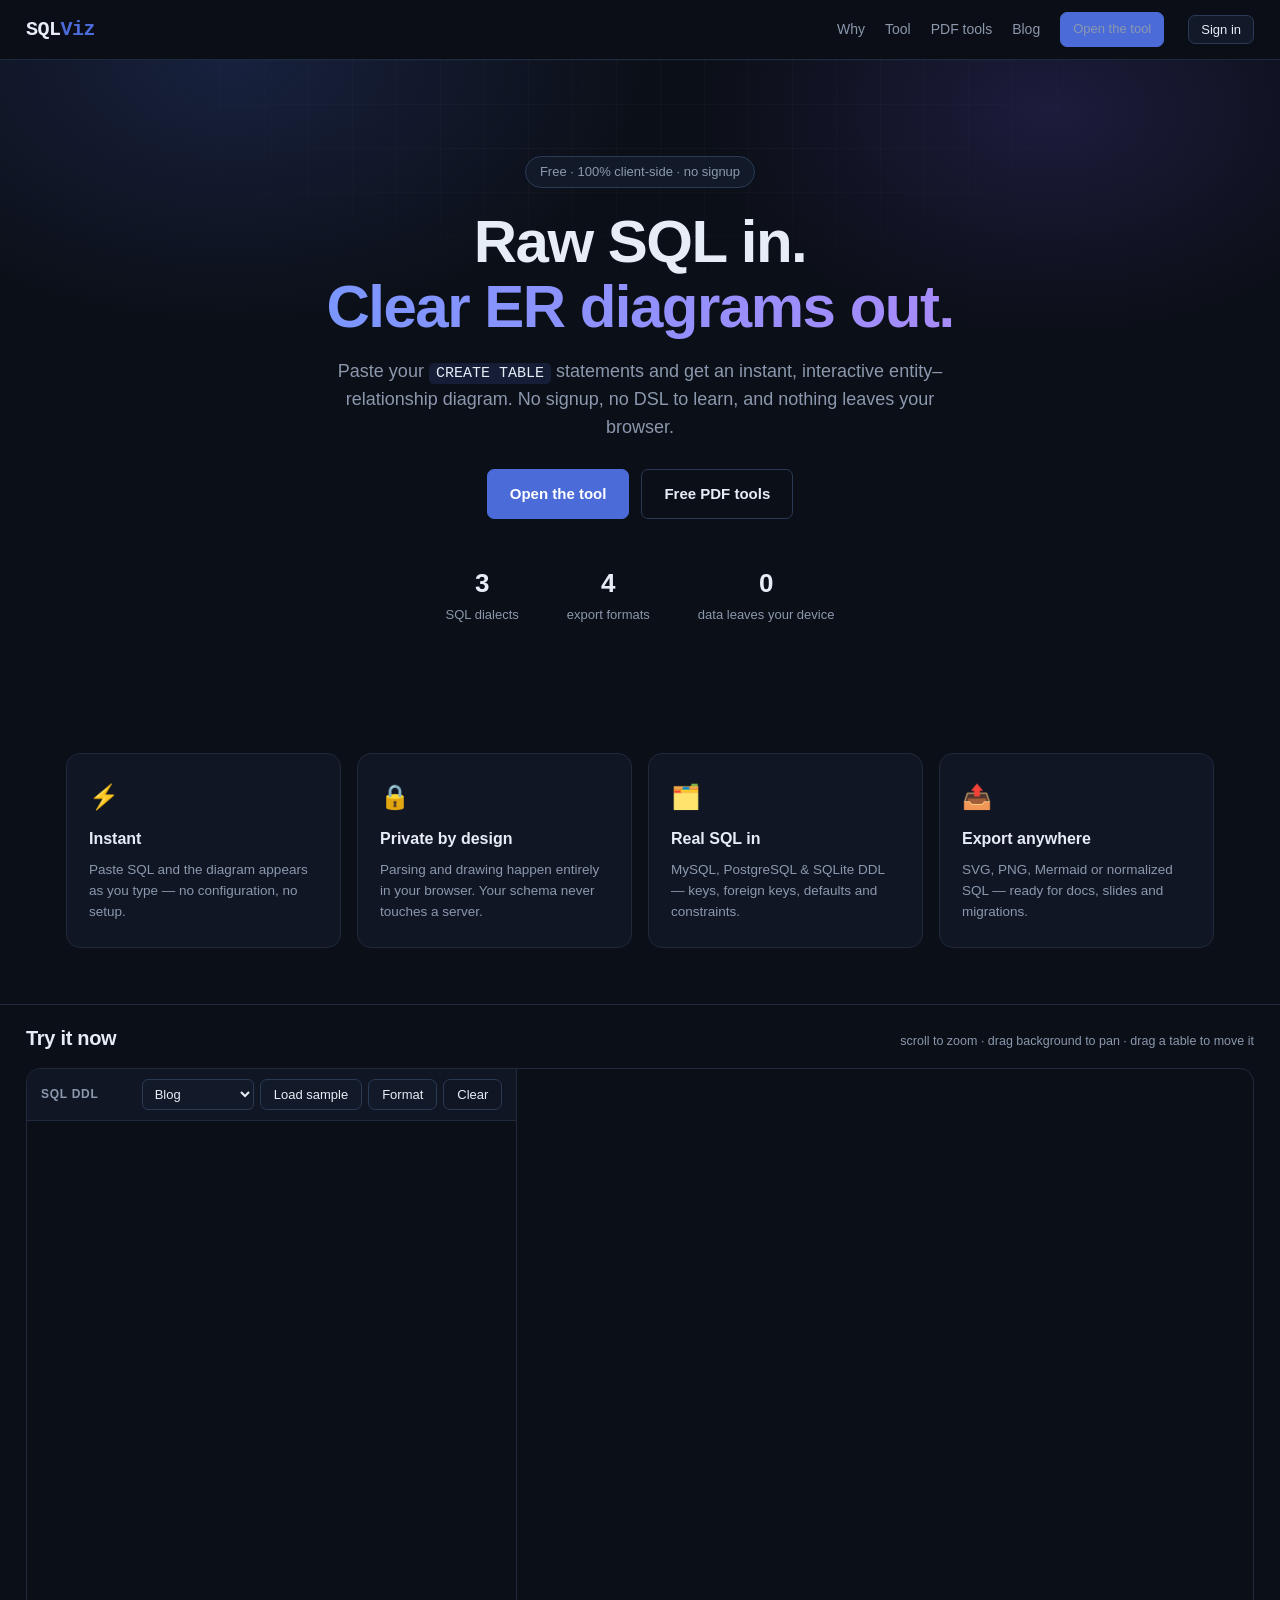
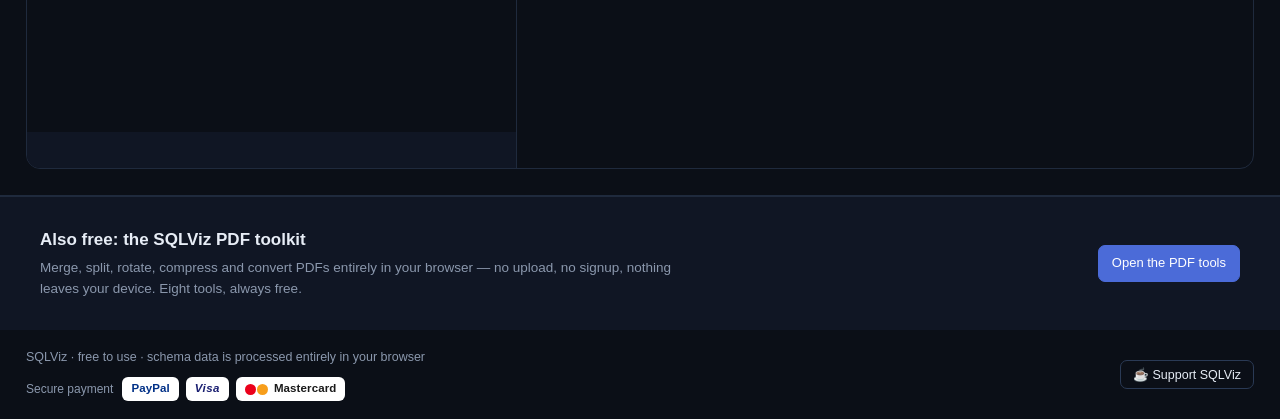
<file: index.html>
<!DOCTYPE html>
<html lang="en">
<head>
  <meta charset="UTF-8" />
  <meta name="viewport" content="width=device-width, initial-scale=1.0" />
  <title>SQLViz — SQL to ER Diagram, free &amp; private</title>
  <meta name="description" content="Paste raw SQL CREATE TABLE statements and get an instant, interactive ER diagram. Export to SVG, PNG, Mermaid or SQL. 100% client-side, no signup, your schema never leaves your browser." />
  <meta property="og:type" content="website" />
  <meta property="og:title" content="SQLViz — SQL to ER Diagram, free &amp; private" />
  <meta property="og:description" content="Paste raw SQL, get an instant interactive ER diagram. Export to SVG, PNG, Mermaid or SQL. 100% client-side — your schema never leaves your browser." />
  <meta property="og:url" content="https://sqlviz.app/" />
  <link rel="canonical" href="https://sqlviz.app/" />
  <meta name="twitter:card" content="summary" />
  <meta name="twitter:title" content="SQLViz — SQL to ER Diagram, free &amp; private" />
  <meta name="twitter:description" content="Paste raw SQL, get an instant interactive ER diagram. Export to SVG, PNG, Mermaid or SQL." />
  <script type="application/ld+json">{"@context":"https://schema.org","@type":"SoftwareApplication","name":"SQLViz","description":"Free, privacy-first tool that turns raw SQL CREATE TABLE statements into an interactive ER diagram with SVG/PNG/Mermaid/SQL export.","url":"https://sqlviz.app/","applicationCategory":"DeveloperApplication","operatingSystem":"Web","offers":{"@type":"Offer","price":"0","priceCurrency":"EUR"}}</script>
  <link rel="icon" href="data:image/svg+xml,%3Csvg xmlns='http://www.w3.org/2000/svg' viewBox='0 0 32 32'%3E%3Crect width='32' height='32' rx='7' fill='%234b6bd8'/%3E%3Ctext x='16' y='22' font-family='monospace' font-size='17' font-weight='bold' fill='white' text-anchor='middle'%3EDB%3C/text%3E%3C/svg%3E" />
  <link rel="stylesheet" href="styles.css" />
</head>
<body id="top">

  <nav class="nav">
    <a class="nav-brand" href="#top"><span class="logo">SQL<span class="accent">Viz</span></span></a>
    <div class="nav-links">
      <a href="#features">Why</a>
      <a href="#tool">Tool</a>
      <a href="pdf-tools/">PDF tools</a>
      <a href="blog/">Blog</a>
      <a href="#tool" class="btn btn-primary btn-sm">Open the tool</a>
      <span id="auth-area" class="auth-area"></span>
    </div>
  </nav>

  <header class="hero">
    <div class="hero-inner">
      <span class="eyebrow">Free · 100% client-side · no signup</span>
      <h1>Raw SQL in.<br /><span class="grad">Clear ER diagrams out.</span></h1>
      <p class="lead">Paste your <code>CREATE TABLE</code> statements and get an instant, interactive entity&ndash;relationship diagram. No signup, no DSL to learn, and nothing leaves your browser.</p>
      <div class="hero-cta">
        <a href="#tool" class="btn btn-primary btn-lg">Open the tool</a>
        <a href="pdf-tools/" class="btn btn-ghost btn-lg">Free PDF tools</a>
      </div>
      <div class="hero-stats">
        <div class="stat"><strong>3</strong><span>SQL dialects</span></div>
        <div class="stat"><strong>4</strong><span>export formats</span></div>
        <div class="stat"><strong>0</strong><span>data leaves your device</span></div>
      </div>
    </div>
  </header>

  <section id="features" class="features">
    <div class="feature">
      <div class="f-icon">⚡</div>
      <h3>Instant</h3>
      <p>Paste SQL and the diagram appears as you type &mdash; no configuration, no setup.</p>
    </div>
    <div class="feature">
      <div class="f-icon">🔒</div>
      <h3>Private by design</h3>
      <p>Parsing and drawing happen entirely in your browser. Your schema never touches a server.</p>
    </div>
    <div class="feature">
      <div class="f-icon">🗂️</div>
      <h3>Real SQL in</h3>
      <p>MySQL, PostgreSQL &amp; SQLite DDL &mdash; keys, foreign keys, defaults and constraints.</p>
    </div>
    <div class="feature">
      <div class="f-icon">📤</div>
      <h3>Export anywhere</h3>
      <p>SVG, PNG, Mermaid or normalized SQL &mdash; ready for docs, slides and migrations.</p>
    </div>
  </section>

  <section id="tool" class="tool-section">
    <div class="tool-head">
      <h2>Try it now</h2>
      <span class="hint">scroll to zoom · drag background to pan · drag a table to move it</span>
    </div>
    <main class="layout">
      <section class="pane editor-pane">
        <div class="pane-head">
          <label for="sql-input">SQL DDL</label>
          <div class="sample-row">
            <select id="sample-select" title="Load a sample schema">
              <option>Blog</option>
              <option>E-commerce</option>
            </select>
            <button id="btn-sample" class="btn">Load sample</button>
            <button id="btn-format" class="btn" title="Normalize and pretty-print the SQL">Format</button>
            <button id="btn-clear" class="btn btn-ghost">Clear</button>
          </div>
        </div>
        <textarea id="sql-input" spellcheck="false" placeholder="Paste your CREATE TABLE statements here…&#10;&#10;CREATE TABLE users (&#10;  id SERIAL PRIMARY KEY,&#10;  email VARCHAR(255) NOT NULL UNIQUE&#10;);"></textarea>
        <div class="meta">
          <span id="summary"></span>
          <span id="errors"></span>
        </div>
      </section>

      <section class="pane diagram-pane">
        <div class="pane-head diagram-toolbar">
          <div class="tb-group">
            <button id="btn-zoom-out" class="btn btn-ghost" title="Zoom out">&minus;</button>
            <button id="btn-fit" class="btn btn-ghost" title="Fit to view">Fit</button>
            <button id="btn-zoom-in" class="btn btn-ghost" title="Zoom in">+</button>
          </div>
          <div class="tb-group export-group">
            <button id="btn-share" class="btn btn-ghost" title="Copy a shareable link to this schema">Copy link</button>
            <button id="btn-save" class="btn btn-primary" title="Save this schema to your account">Save</button>
            <button id="btn-export-svg" class="btn">SVG</button>
            <button id="btn-export-png" class="btn">PNG</button>
            <button id="btn-export-mermaid" class="btn">Mermaid</button>
            <button id="btn-export-sql" class="btn">SQL</button>
            <div class="dropdown">
              <button id="btn-code" class="btn">Code ▾</button>
              <div id="code-menu" class="dropdown-menu" hidden>
                <button class="dd-item" data-format="prisma">Prisma schema</button>
                <button class="dd-item" data-format="typescript">TypeScript</button>
                <button class="dd-item" data-format="python">Python (SQLAlchemy)</button>
              </div>
            </div>
          </div>
        </div>
        <div class="canvas-wrap">
          <svg id="diagram" xmlns="http://www.w3.org/2000/svg" role="img" aria-label="Entity relationship diagram"></svg>
          <div id="empty-hint" class="empty-hint">
            <div class="empty-icon">⌁</div>
            <p>No tables yet.<br />Paste <code>CREATE TABLE</code> statements on the left.</p>
          </div>
          <aside id="detail" class="detail">
            <button id="detail-close" class="detail-close" title="Close">&times;</button>
            <div id="detail-body"></div>
          </aside>
        </div>
      </section>
    </main>
  </section>

  <section class="cross-band">
    <div class="cross-inner">
      <div>
        <h3>Also free: the SQLViz PDF toolkit</h3>
        <p>Merge, split, rotate, compress and convert PDFs entirely in your browser &mdash; no upload, no signup, nothing leaves your device. Eight tools, always free.</p>
      </div>
      <a href="pdf-tools/" class="btn btn-primary">Open the PDF tools</a>
    </div>
  </section>

  <footer class="foot">
    <div class="foot-left">
      <span>SQLViz · free to use · schema data is processed entirely in your browser</span>
      <div class="pay-badges">
        <span class="pay-badges-label">Secure payment</span>
        <span class="pay-badge paypal">PayPal</span>
        <span class="pay-badge visa">Visa</span>
        <span class="pay-badge mastercard"><span class="mc-dot mc-r"></span><span class="mc-dot mc-o"></span>Mastercard</span>
      </div>
    </div>
    <button id="btn-support" class="support-btn">☕ Support SQLViz</button>
  </footer>

  <div id="support-modal" class="modal-overlay" hidden>
    <div class="modal" role="dialog" aria-modal="true" aria-labelledby="support-title">
      <button id="support-close" class="modal-close" aria-label="Close">&times;</button>
      <h3 id="support-title">Support SQLViz</h3>
      <p class="modal-text">SQLViz is free to use. A one-time tip helps cover hosting and development — and keeps the tool free for everyone.</p>
      <form id="support-form" action="https://www.paypal.com/cgi-bin/webscr" method="post" target="_blank" rel="noopener">
        <input type="hidden" name="cmd" value="_xclick">
        <input type="hidden" name="business" value="info@ezaccounting.fi">
        <input type="hidden" name="item_name" value="Support SQLViz">
        <input type="hidden" name="currency_code" value="EUR">
        <input type="hidden" name="no_shipping" value="1">
        <input type="hidden" name="no_note" value="1">
        <input type="hidden" name="return" value="https://sqlviz.app/">
        <input type="hidden" name="cancel_return" value="https://sqlviz.app/">
        <input type="hidden" id="support-amount" name="amount" value="5">
        <div class="amount-row" id="amount-row">
          <button type="button" class="amount" data-amt="3">€3</button>
          <button type="button" class="amount active" data-amt="5">€5</button>
          <button type="button" class="amount" data-amt="10">€10</button>
          <button type="button" class="amount" data-amt="25">€25</button>
        </div>
        <button type="submit" class="btn btn-primary btn-block">Donate with PayPal or card</button>
      </form>
      <p class="modal-note">One-time tip · pay with PayPal, Visa or Mastercard</p>
    </div>
  </div>

  <div id="auth-modal" class="modal-overlay" hidden>
    <div class="modal" role="dialog" aria-modal="true">
      <button id="btn-auth-close" class="modal-close" aria-label="Close">&times;</button>
      <h3 id="auth-mode">Sign in</h3>
      <p class="modal-text">Save your schemas to the cloud and share them with a link.</p>
      <form id="auth-form">
        <label class="field-label" for="auth-email">Email</label>
        <input id="auth-email" type="email" class="field" autocomplete="email" required />
        <label class="field-label" for="auth-password">Password</label>
        <input id="auth-password" type="password" class="field" autocomplete="current-password" minlength="8" required />
        <div id="auth-error" class="form-error"></div>
        <button id="auth-submit" type="submit" class="btn btn-primary btn-block">Continue</button>
      </form>
      <button id="auth-toggle" class="link-btn" data-mode="register">New here? Create an account</button>
    </div>
  </div>

  <div id="save-modal" class="modal-overlay" hidden>
    <div class="modal" role="dialog" aria-modal="true">
      <button id="save-close" class="modal-close" aria-label="Close">&times;</button>
      <h3>Save schema</h3>
      <form id="save-form">
        <label class="field-label" for="save-title">Name</label>
        <input id="save-title" type="text" class="field" maxlength="200" required />
        <label class="check"><input id="save-public" type="checkbox" /> Public — anyone with the link can view it</label>
        <button type="submit" class="btn btn-primary btn-block">Save</button>
      </form>
    </div>
  </div>

  <div id="schemas-modal" class="modal-overlay" hidden>
    <div class="modal" role="dialog" aria-modal="true">
      <button id="schemas-close" class="modal-close" aria-label="Close">&times;</button>
      <h3>My schemas</h3>
      <div id="schemas-list" class="schemas-list"></div>
      <button id="btn-go-pro" class="link-btn">Upgrade to Pro for unlimited schemas &rarr;</button>
    </div>
  </div>

  <div id="upgrade-modal" class="modal-overlay" hidden>
    <div class="modal" role="dialog" aria-modal="true">
      <button id="upgrade-close" class="modal-close" aria-label="Close">&times;</button>
      <h3>Upgrade to Pro</h3>
      <ul class="pro-list">
        <li>Unlimited saved schemas</li>
        <li>Private schemas</li>
        <li>Priority support</li>
      </ul>
      <p id="upgrade-note" class="modal-text"></p>
      <button id="btn-pay-paypal" class="btn btn-primary btn-block">Subscribe — €5.90/month</button>
    </div>
  </div>

  <div id="toast" class="toast" hidden></div>

  <script src="parser.js"></script>
  <script src="samples.js"></script>
  <script src="generators.js"></script>
  <script src="diagram.js"></script>
  <script src="app.js"></script>
  <script src="pro.js"></script>
  <!-- Cookie-free page counter: aggregate only, no cookies, no personal data -->
  <script>
  (function () {
    try {
      fetch('https://ghostwhite-dragonfly-572429.hostingersite.com/api/hit', {
        method: 'POST',
        headers: { 'Content-Type': 'application/json' },
        body: JSON.stringify({ path: location.pathname }),
        keepalive: true
      }).catch(function () {});
    } catch (e) {}
  })();
  </script>
</body>
</html>
</file>
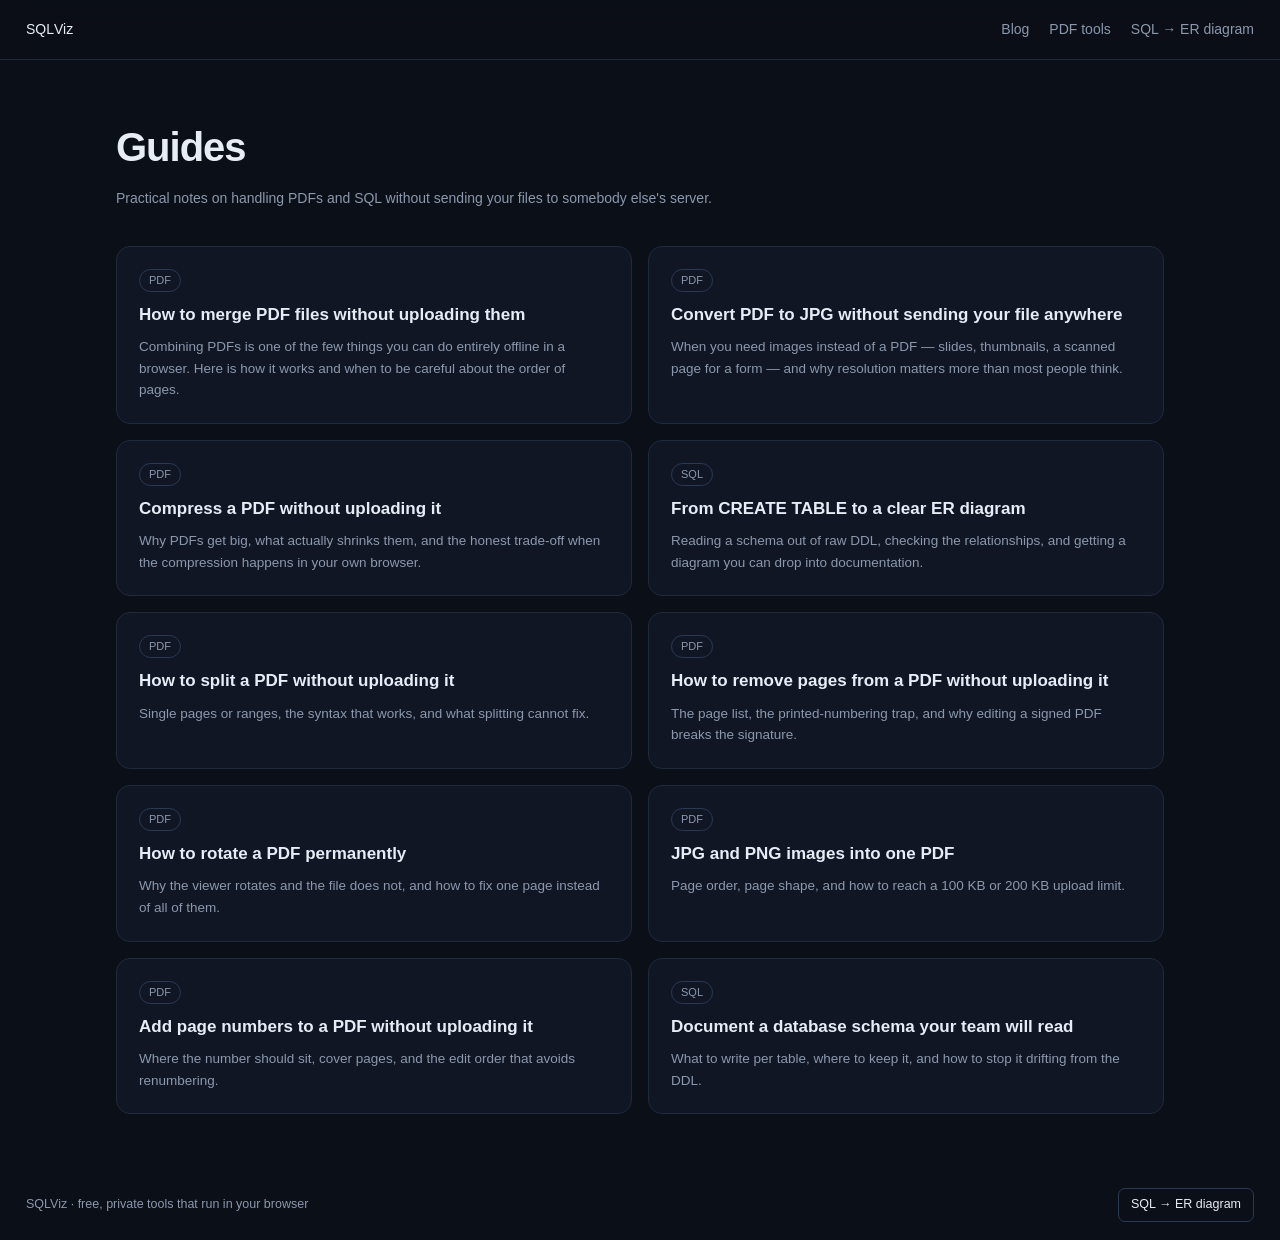
<file: blog/index.html>
<!DOCTYPE html>
<html lang="en">
<head>
  <meta charset="UTF-8" />
  <meta name="viewport" content="width=device-width, initial-scale=1.0" />
  <title>Blog — private, browser-based tools | SQLViz</title>
  <meta name="description" content="Practical guides on merging, converting and compressing PDFs without uploading them, and on turning SQL into ER diagrams. All tools run in your browser." />
  <link rel="canonical" href="https://sqlviz.app/blog/" />
  <meta property="og:type" content="website" />
  <meta property="og:title" content="Blog — private, browser-based tools | SQLViz" />
  <meta property="og:description" content="Guides on handling PDFs and SQL without sending your files to a server." />
  <meta property="og:url" content="https://sqlviz.app/blog/" />
  <meta name="twitter:card" content="summary" />
  <script type="application/ld+json">{"@context":"https://schema.org","@type":"Blog","name":"SQLViz Blog","url":"https://sqlviz.app/blog/","description":"Guides on private, browser-based PDF and SQL tooling.","publisher":{"@type":"Organization","name":"SQLViz"}}</script>
  <link rel="icon" href="data:image/svg+xml,%3Csvg xmlns='http://www.w3.org/2000/svg' viewBox='0 0 32 32'%3E%3Crect width='32' height='32' rx='7' fill='%234b6bd8'/%3E%3Ctext x='16' y='22' font-family='monospace' font-size='17' font-weight='bold' fill='white' text-anchor='middle'%3EDB%3C/text%3E%3C/svg%3E" />
  <link rel="stylesheet" href="../styles.css" />
  <link rel="stylesheet" href="blog.css" />
</head>
<body id="top">
  <nav class="nav">
    <a class="nav-brand" href="../">SQL<span class="accent">Viz</span></a>
    <div class="nav-links">
      <a href="index.html">Blog</a>
      <a href="../pdf-tools/">PDF tools</a>
      <a href="../">SQL → ER diagram</a>
    </div>
  </nav>

  <header class="blog-head">
    <h1>Guides</h1>
    <p>Practical notes on handling PDFs and SQL without sending your files to somebody else's server.</p>
  </header>

  <section class="blog-grid">
    <a class="blog-card" href="merge-pdf-without-upload.html">
      <span class="tag">PDF</span>
      <h2>How to merge PDF files without uploading them</h2>
      <p>Combining PDFs is one of the few things you can do entirely offline in a browser. Here is how it works and when to be careful about the order of pages.</p>
    </a>
    <a class="blog-card" href="pdf-to-jpg-private.html">
      <span class="tag">PDF</span>
      <h2>Convert PDF to JPG without sending your file anywhere</h2>
      <p>When you need images instead of a PDF — slides, thumbnails, a scanned page for a form — and why resolution matters more than most people think.</p>
    </a>
    <a class="blog-card" href="compress-pdf-private.html">
      <span class="tag">PDF</span>
      <h2>Compress a PDF without uploading it</h2>
      <p>Why PDFs get big, what actually shrinks them, and the honest trade-off when the compression happens in your own browser.</p>
    </a>
    <a class="blog-card" href="sql-to-er-diagram.html">
      <span class="tag">SQL</span>
      <h2>From CREATE TABLE to a clear ER diagram</h2>
      <p>Reading a schema out of raw DDL, checking the relationships, and getting a diagram you can drop into documentation.</p>
    </a>
    <a class="blog-card" href="split-pdf-without-upload.html">
      <span class="tag">PDF</span>
      <h2>How to split a PDF without uploading it</h2>
      <p>Single pages or ranges, the syntax that works, and what splitting cannot fix.</p>
    </a>
    <a class="blog-card" href="remove-pages-from-pdf-private.html">
      <span class="tag">PDF</span>
      <h2>How to remove pages from a PDF without uploading it</h2>
      <p>The page list, the printed-numbering trap, and why editing a signed PDF breaks the signature.</p>
    </a>
    <a class="blog-card" href="rotate-pdf-permanently.html">
      <span class="tag">PDF</span>
      <h2>How to rotate a PDF permanently</h2>
      <p>Why the viewer rotates and the file does not, and how to fix one page instead of all of them.</p>
    </a>
    <a class="blog-card" href="jpg-to-pdf-without-upload.html">
      <span class="tag">PDF</span>
      <h2>JPG and PNG images into one PDF</h2>
      <p>Page order, page shape, and how to reach a 100 KB or 200 KB upload limit.</p>
    </a>
    <a class="blog-card" href="add-page-numbers-to-pdf-without-upload.html">
      <span class="tag">PDF</span>
      <h2>Add page numbers to a PDF without uploading it</h2>
      <p>Where the number should sit, cover pages, and the edit order that avoids renumbering.</p>
    </a>
    <a class="blog-card" href="document-database-schema.html">
      <span class="tag">SQL</span>
      <h2>Document a database schema your team will read</h2>
      <p>What to write per table, where to keep it, and how to stop it drifting from the DDL.</p>
    </a>
  </section>

  <footer class="foot">
    <span>SQLViz · free, private tools that run in your browser</span>
    <a class="support-btn" href="../">SQL → ER diagram</a>
  </footer>
  <!-- Cookie-free page counter: aggregate only, no cookies, no personal data -->
  <script>
  (function () {
    try {
      fetch('https://ghostwhite-dragonfly-572429.hostingersite.com/api/hit', {
        method: 'POST',
        headers: { 'Content-Type': 'application/json' },
        body: JSON.stringify({ path: location.pathname }),
        keepalive: true
      }).catch(function () {});
    } catch (e) {}
  })();
  </script>
</body>
</html>
</file>
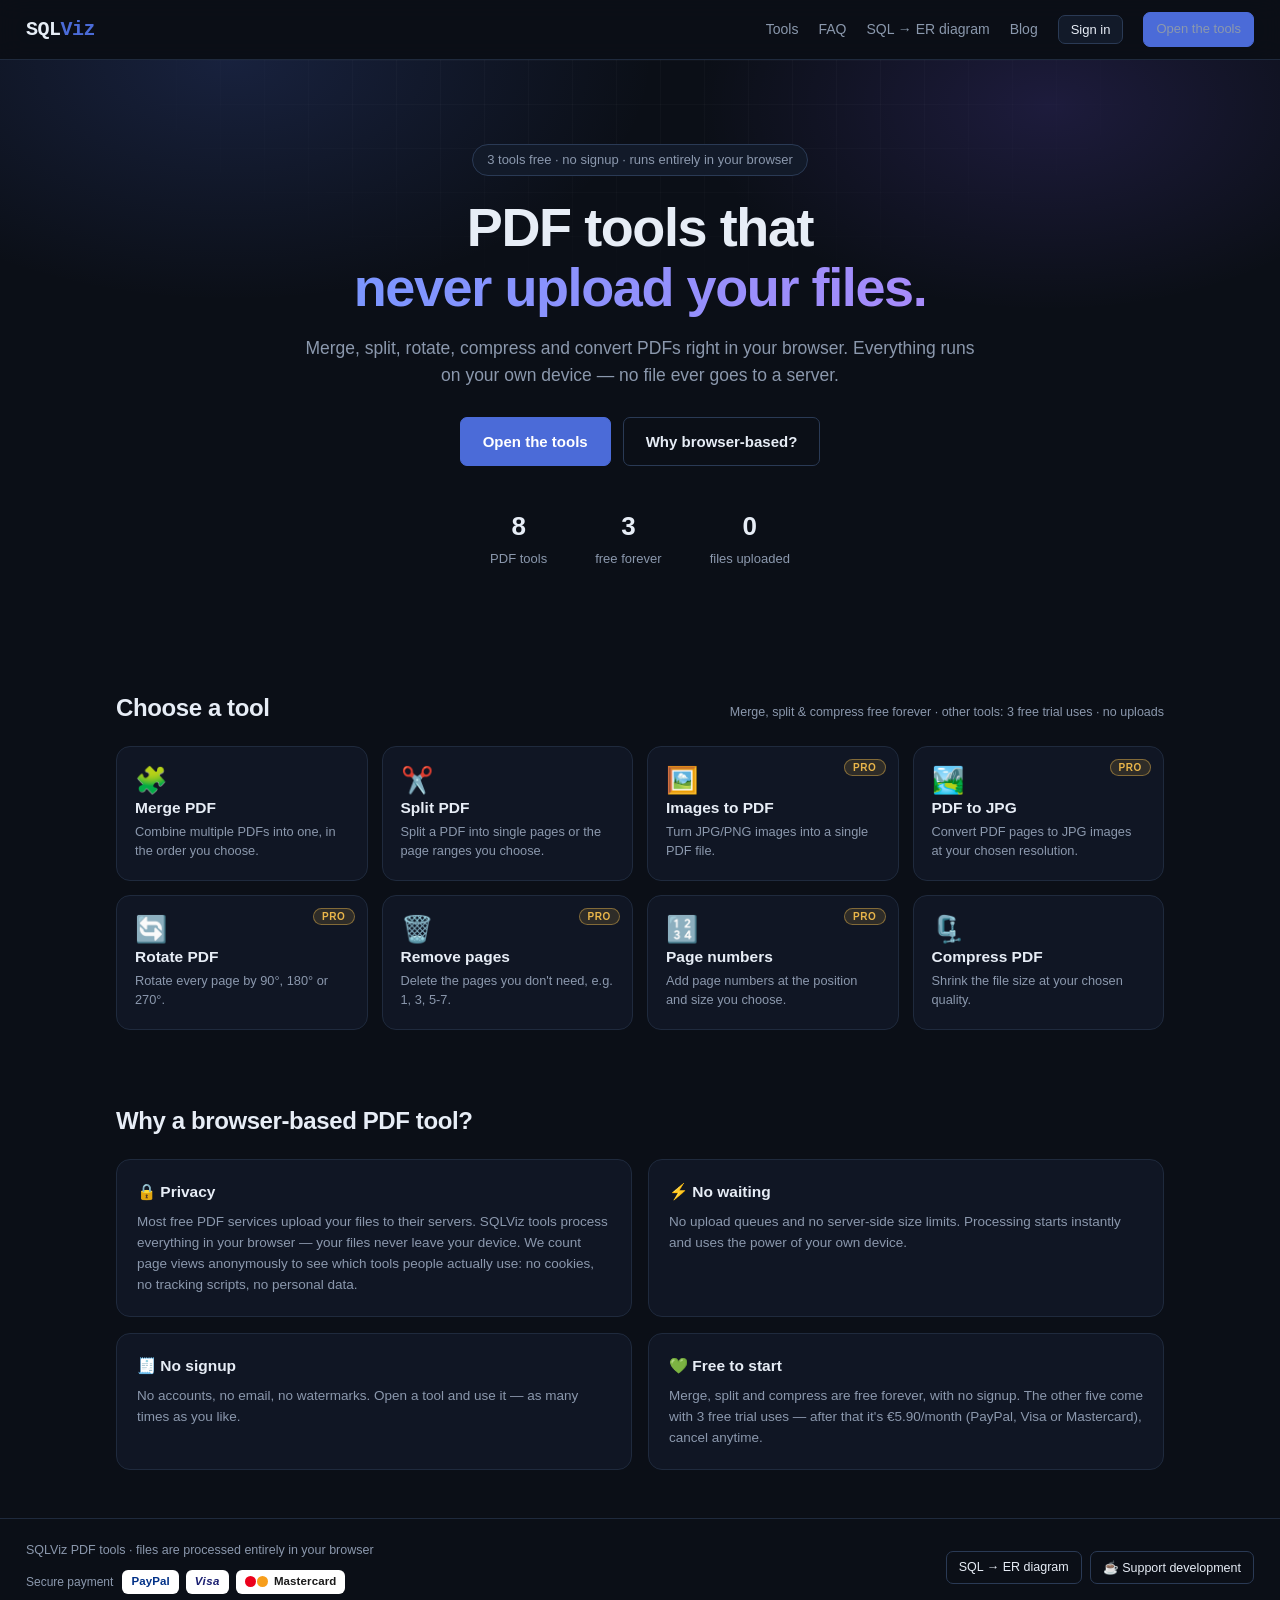
<file: pdf-tools/index.html>
<!DOCTYPE html>
<html lang="en">
<head>
  <meta charset="UTF-8" />
  <meta name="viewport" content="width=device-width, initial-scale=1.0" />
  <title>PDF Tools — merge, split &amp; convert free in your browser | SQLViz</title>
  <meta name="description" content="Free browser-based PDF tools: merge PDF, split PDF, images to PDF, PDF to JPG, rotate, remove pages, add page numbers and compress PDF. No signup — your files never leave your device." />
  <meta name="keywords" content="merge pdf, split pdf, pdf to jpg, images to pdf, compress pdf, pdf tools, free pdf tools, private pdf tools" />
  <meta property="og:type" content="website" />
  <meta property="og:title" content="PDF Tools — free &amp; private | SQLViz" />
  <meta property="og:description" content="Merge, split, convert and finish PDFs right in your browser. No uploads, no signup, nothing leaves your device." />
  <meta property="og:url" content="https://sqlviz.app/pdf-tools/" />
  <link rel="canonical" href="https://sqlviz.app/pdf-tools/" />
  <meta name="twitter:card" content="summary" />
  <meta name="twitter:title" content="PDF Tools — free &amp; private | SQLViz" />
  <meta name="twitter:description" content="Merge, split and convert PDFs in your browser. Your files stay on your device." />
  <script type="application/ld+json">{"@context":"https://schema.org","@type":"WebApplication","name":"SQLViz PDF Tools","description":"Free browser-based PDF tools: merge, split, rotate, remove pages, page numbers, images to PDF, PDF to JPG and compression. All processing happens in the user's browser.","url":"https://sqlviz.app/pdf-tools/","applicationCategory":"UtilitiesApplication","operatingSystem":"Web","offers":{"@type":"Offer","price":"0","priceCurrency":"EUR"},"isAccessibleForFree":true}</script>
  <script type="application/ld+json">{"@context":"https://schema.org","@type":"FAQPage","mainEntity":[{"@type":"Question","name":"Do my files get uploaded to a server?","acceptedAnswer":{"@type":"Answer","text":"No. Every tool runs in your browser, so your files never leave your device and nothing is uploaded, stored or logged."}},{"@type":"Question","name":"Are the PDF tools free?","acceptedAnswer":{"@type":"Answer","text":"Merge, split and compress are free forever with no signup. The other five tools come with 3 free trial uses, after which Pro costs 5.90 EUR per month and can be cancelled anytime."}},{"@type":"Question","name":"Do I need an account?","acceptedAnswer":{"@type":"Answer","text":"No account is needed for the free tools. An account is only required to pay for Pro, because the subscription has to be tied to something you can sign in to later."}},{"@type":"Question","name":"How can I pay for Pro?","acceptedAnswer":{"@type":"Answer","text":"With PayPal, Visa or Mastercard. The subscription is monthly, 5.90 EUR, and you can cancel it at any time."}}]}</script>
  <link rel="icon" href="data:image/svg+xml,%3Csvg xmlns='http://www.w3.org/2000/svg' viewBox='0 0 32 32'%3E%3Crect width='32' height='32' rx='7' fill='%234b6bd8'/%3E%3Ctext x='16' y='22' font-family='monospace' font-size='17' font-weight='bold' fill='white' text-anchor='middle'%3EDB%3C/text%3E%3C/svg%3E" />
  <link rel="stylesheet" href="styles.css" />
</head>
<body id="top">

  <nav class="nav">
    <a class="nav-brand" href="../"><span class="logo">SQL<span class="accent">Viz</span></span></a>
    <div class="nav-links">
      <a href="#tools">Tools</a>
      <a href="#faq">FAQ</a>
      <a href="../">SQL → ER diagram</a>
      <a href="../blog/">Blog</a>
      <span id="pro-area" class="pro-area"></span>
      <a href="#tools" class="btn btn-primary btn-sm">Open the tools</a>
    </div>
  </nav>

  <header class="hero">
    <div class="hero-inner">
      <span class="eyebrow">3 tools free · no signup · runs entirely in your browser</span>
      <h1>PDF tools that<br /><span class="grad">never upload your files.</span></h1>
      <p class="lead">Merge, split, rotate, compress and convert PDFs right in your browser. Everything runs on your own device &mdash; no file ever goes to a server.</p>
      <div class="hero-cta">
        <a href="#tools" class="btn btn-primary btn-lg">Open the tools</a>
        <a href="#faq" class="btn btn-ghost btn-lg">Why browser-based?</a>
      </div>
      <div class="hero-stats">
        <div class="stat"><strong>8</strong><span>PDF tools</span></div>
        <div class="stat"><strong>3</strong><span>free forever</span></div>
        <div class="stat"><strong>0</strong><span>files uploaded</span></div>
      </div>
    </div>
  </header>

  <section id="tools" class="tools-section">
    <div class="tools-head">
      <h2>Choose a tool</h2>
      <span class="hint">Merge, split &amp; compress free forever &middot; other tools: 3 free trial uses &middot; no uploads</span>
    </div>

    <div id="tool-grid" class="tool-grid">
      <button type="button" class="tool-card" data-tool="merge">
        <span class="tc-icon">🧩</span>
        <span class="tc-name">Merge PDF</span>
        <span class="tc-desc">Combine multiple PDFs into one, in the order you choose.</span>
      </button>
      <button type="button" class="tool-card" data-tool="split">
        <span class="tc-icon">✂️</span>
        <span class="tc-name">Split PDF</span>
        <span class="tc-desc">Split a PDF into single pages or the page ranges you choose.</span>
      </button>
      <button type="button" class="tool-card" data-tool="img2pdf">
        <span class="tc-icon">🖼️</span>
        <span class="tc-name">Images to PDF</span>
        <span class="tc-desc">Turn JPG/PNG images into a single PDF file.</span>
      </button>
      <button type="button" class="tool-card" data-tool="pdf2jpg">
        <span class="tc-icon">🏞️</span>
        <span class="tc-name">PDF to JPG</span>
        <span class="tc-desc">Convert PDF pages to JPG images at your chosen resolution.</span>
      </button>
      <button type="button" class="tool-card" data-tool="rotate">
        <span class="tc-icon">🔄</span>
        <span class="tc-name">Rotate PDF</span>
        <span class="tc-desc">Rotate every page by 90°, 180° or 270°.</span>
      </button>
      <button type="button" class="tool-card" data-tool="remove">
        <span class="tc-icon">🗑️</span>
        <span class="tc-name">Remove pages</span>
        <span class="tc-desc">Delete the pages you don't need, e.g. 1, 3, 5-7.</span>
      </button>
      <button type="button" class="tool-card" data-tool="numbers">
        <span class="tc-icon">🔢</span>
        <span class="tc-name">Page numbers</span>
        <span class="tc-desc">Add page numbers at the position and size you choose.</span>
      </button>
      <button type="button" class="tool-card" data-tool="compress">
        <span class="tc-icon">🗜️</span>
        <span class="tc-name">Compress PDF</span>
        <span class="tc-desc">Shrink the file size at your chosen quality.</span>
      </button>
    </div>

    <div id="tool-panel" class="tool-panel" hidden>
      <div class="panel-head">
        <button id="btn-back" class="btn btn-ghost btn-sm" aria-label="Back to tools">&larr; Tools</button>
        <div class="panel-title">
          <span id="panel-icon" class="panel-icon">🧩</span>
          <h3 id="panel-name">Merge PDF</h3>
        </div>
        <span class="panel-privacy">🔒 runs in your browser</span>
      </div>

      <div class="panel-body">
        <div id="dropzone" class="dropzone" tabindex="0" role="button" aria-label="Choose files">
          <div class="dz-icon">＋</div>
          <p class="dz-main">Drag files here, or click to choose</p>
          <p class="dz-sub" id="dz-hint">You can select multiple files</p>
        </div>

        <div id="file-list" class="file-list" hidden></div>

        <div id="options" class="options"></div>

        <div class="panel-actions">
          <button id="btn-run" class="btn btn-primary btn-lg" disabled>Run</button>
          <button id="btn-clear" class="btn btn-ghost">Clear</button>
        </div>

        <div id="progress" class="progress" hidden><div id="progress-bar" class="progress-bar"></div></div>

        <div id="result" class="result" hidden></div>
      </div>
    </div>
  </section>

  <section id="faq" class="faq">
    <h2>Why a browser-based PDF tool?</h2>
    <div class="faq-grid">
      <div class="faq-item">
        <h3>🔒 Privacy</h3>
        <p>Most free PDF services upload your files to their servers. SQLViz tools process everything in your browser &mdash; your files never leave your device. We count page views anonymously to see which tools people actually use: no cookies, no tracking scripts, no personal data.</p>
      </div>
      <div class="faq-item">
        <h3>⚡ No waiting</h3>
        <p>No upload queues and no server-side size limits. Processing starts instantly and uses the power of your own device.</p>
      </div>
      <div class="faq-item">
        <h3>🧾 No signup</h3>
        <p>No accounts, no email, no watermarks. Open a tool and use it &mdash; as many times as you like.</p>
      </div>
      <div class="faq-item">
        <h3>💚 Free to start</h3>
        <p>Merge, split and compress are free forever, with no signup. The other five come with 3 free trial uses &mdash; after that it's &euro;5.90/month (PayPal, Visa or Mastercard), cancel anytime.</p>
      </div>
    </div>
  </section>

  <footer class="foot">
    <div class="foot-left">
      <span>SQLViz PDF tools · files are processed entirely in your browser</span>
      <div class="pay-badges">
        <span class="pay-badges-label">Secure payment</span>
        <span class="pay-badge paypal">PayPal</span>
        <span class="pay-badge visa">Visa</span>
        <span class="pay-badge mastercard"><span class="mc-dot mc-r"></span><span class="mc-dot mc-o"></span>Mastercard</span>
      </div>
    </div>
    <div class="foot-actions">
      <a class="support-btn" href="../">SQL → ER diagram</a>
      <button id="btn-support" class="support-btn">☕ Support development</button>
    </div>
  </footer>

  <div id="support-modal" class="modal-overlay" hidden>
    <div class="modal" role="dialog" aria-modal="true" aria-labelledby="support-title">
      <button id="support-close" class="modal-close" aria-label="Close">&times;</button>
      <h3 id="support-title">Support the PDF tools</h3>
      <p class="modal-text">The tools are free and never upload your files anywhere. An optional tip helps cover development and keeps the tools free for everyone.</p>
      <form id="support-form" action="https://www.paypal.com/cgi-bin/webscr" method="post" target="_blank" rel="noopener">
        <input type="hidden" name="cmd" value="_xclick">
        <input type="hidden" name="business" value="info@ezaccounting.fi">
        <input type="hidden" name="item_name" value="Support SQLViz PDF tools">
        <input type="hidden" name="currency_code" value="EUR">
        <input type="hidden" name="no_shipping" value="1">
        <input type="hidden" name="no_note" value="1">
        <input type="hidden" name="return" value="https://sqlviz.app/pdf-tools/">
        <input type="hidden" name="cancel_return" value="https://sqlviz.app/pdf-tools/">
        <input type="hidden" id="support-amount" name="amount" value="5">
        <div class="amount-row" id="amount-row">
          <button type="button" class="amount" data-amt="3">€3</button>
          <button type="button" class="amount active" data-amt="5">€5</button>
          <button type="button" class="amount" data-amt="10">€10</button>
          <button type="button" class="amount" data-amt="25">€25</button>
        </div>
        <button type="submit" class="btn btn-primary btn-block">Tip with PayPal or card</button>
      </form>
      <p class="modal-note">One-time tip · pay with PayPal, Visa or Mastercard</p>
    </div>
  </div>

  <div id="upgrade-modal" class="modal-overlay" hidden>
    <div class="modal" role="dialog" aria-modal="true" aria-labelledby="upgrade-title">
      <button id="upgrade-close" class="modal-close" aria-label="Close">&times;</button>
      <h3 id="upgrade-title">Unlock <span id="upgrade-tool">this tool</span></h3>
      <p class="modal-text" id="upgrade-text"></p>

      <div id="upgrade-auth">
        <h4 id="up-auth-heading" class="up-sub">Sign in</h4>
        <form id="up-auth-form">
          <label class="field-label" for="up-email">Email</label>
          <input id="up-email" class="field" type="email" autocomplete="email" required />
          <label class="field-label" for="up-password">Password</label>
          <input id="up-password" class="field" type="password" autocomplete="current-password" minlength="8" required />
          <div id="up-error" class="form-error"></div>
          <button id="up-submit" type="submit" class="btn btn-primary btn-block">Continue</button>
        </form>
        <button id="up-auth-toggle" type="button" class="link-btn">New here? Create a free account</button>
      </div>

      <div id="upgrade-pay" hidden>
        <ul class="pro-list">
          <li>All 8 PDF tools unlocked</li>
          <li>Unlimited saved SQL schemas too</li>
          <li>Cancel anytime — no lock-in</li>
        </ul>
        <button id="up-paypal" class="btn btn-primary btn-block">Subscribe — €5.90/month</button>
        <p class="pay-note">Pay with <strong>PayPal, Visa or Mastercard</strong>. Cancel anytime.</p>
        <button id="up-signout" type="button" class="link-btn">Not you? Sign out</button>
      </div>
    </div>
  </div>

  <div id="toast" class="toast" hidden></div>
  <input id="file-input" type="file" multiple class="hidden-input" />

  <script src="vendor/pdf-lib.min.js"></script>
  <script src="vendor/pdf.min.js"></script>
  <script src="vendor/jszip.min.js"></script>
  <script src="pro.js"></script>
  <script src="app.js"></script>
  <!-- Cookie-free page counter: aggregate only, no cookies, no personal data -->
  <script>
  (function () {
    try {
      fetch('https://ghostwhite-dragonfly-572429.hostingersite.com/api/hit', {
        method: 'POST',
        headers: { 'Content-Type': 'application/json' },
        body: JSON.stringify({ path: location.pathname }),
        keepalive: true
      }).catch(function () {});
    } catch (e) {}
  })();
  </script>
</body>
</html>
</file>
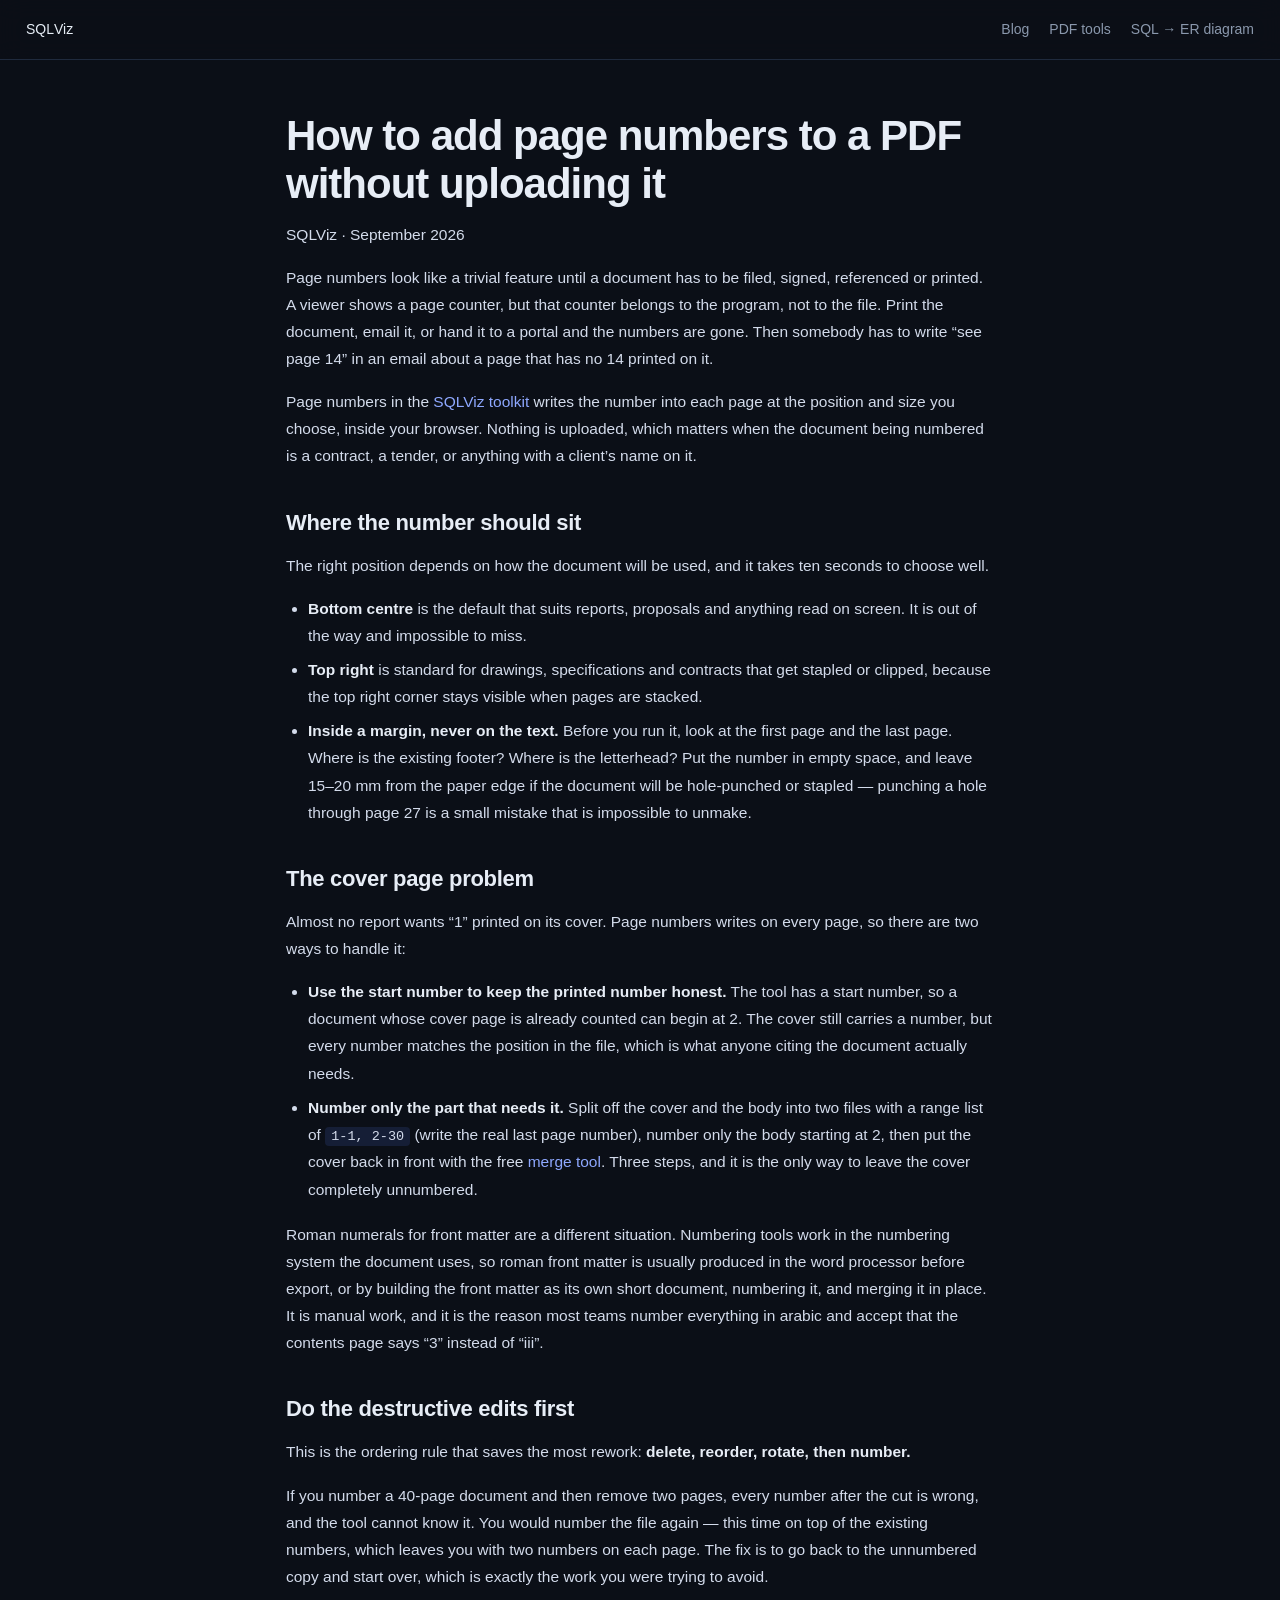
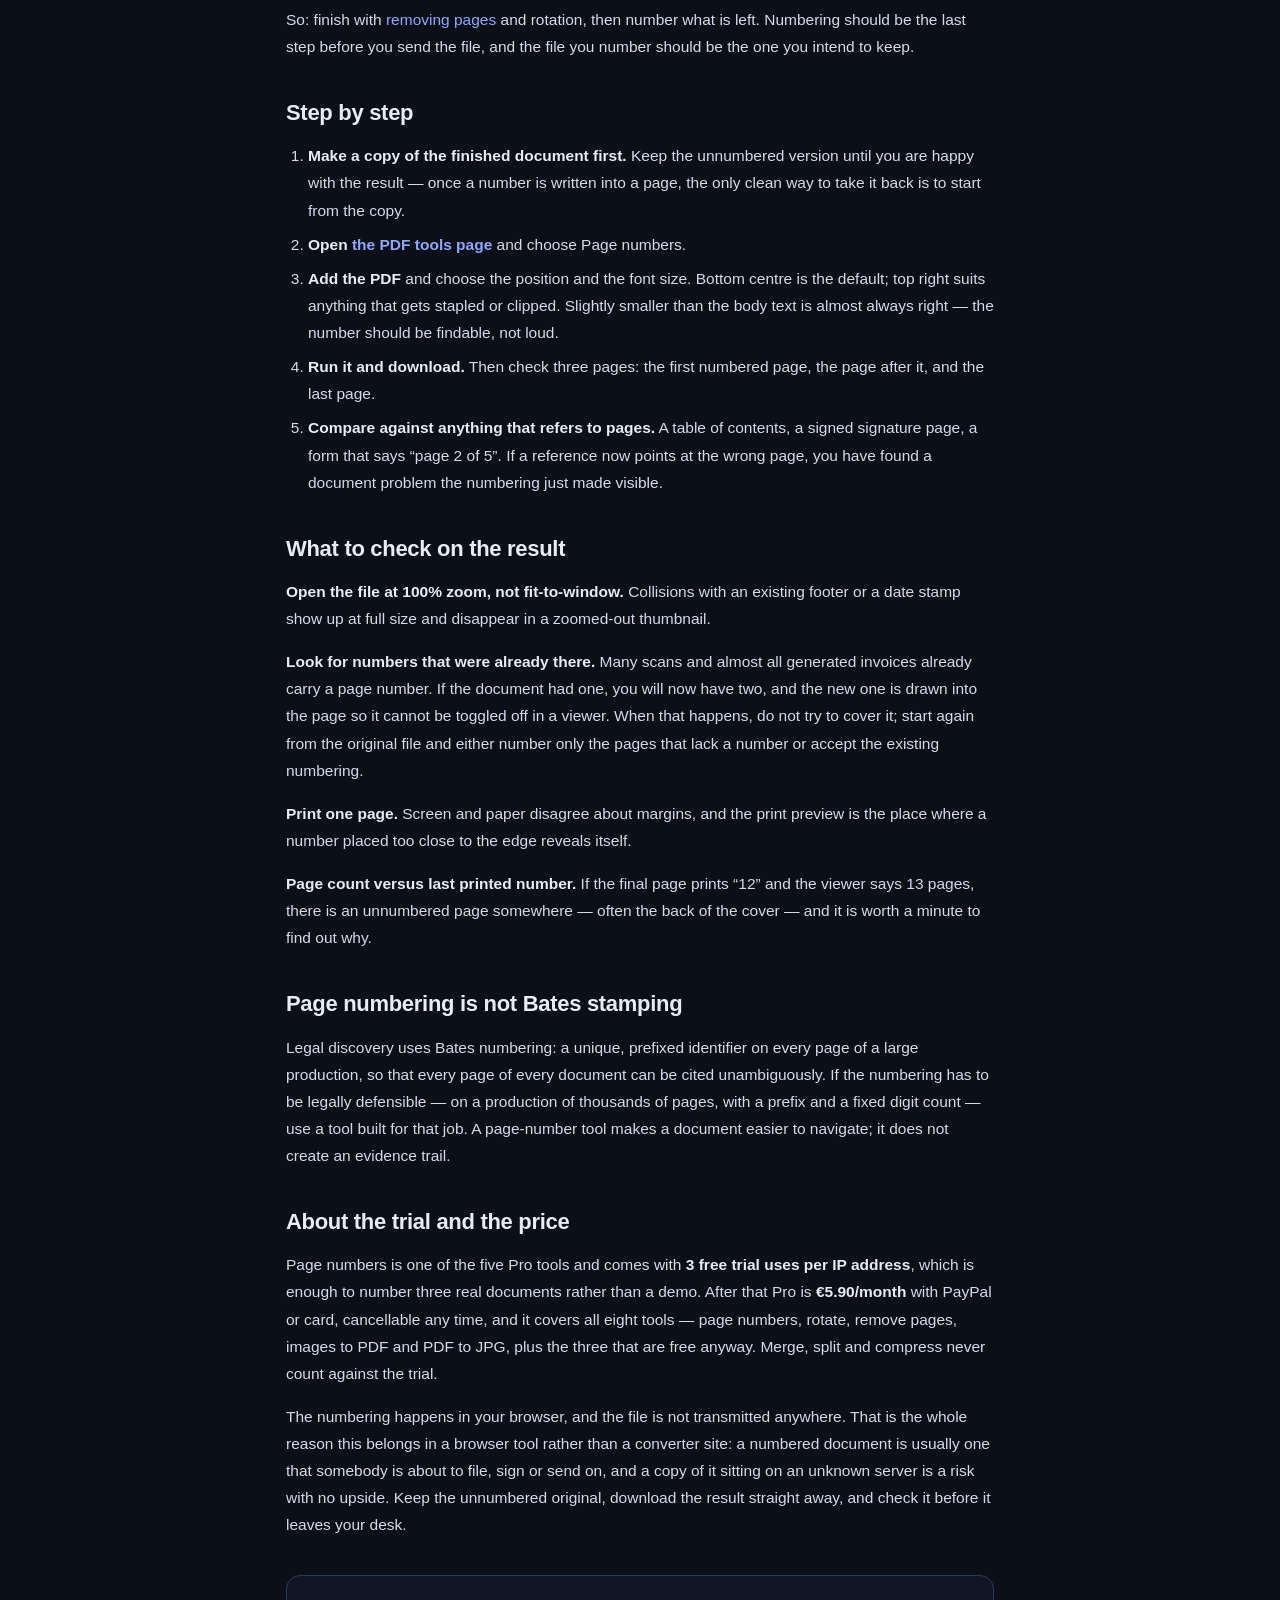
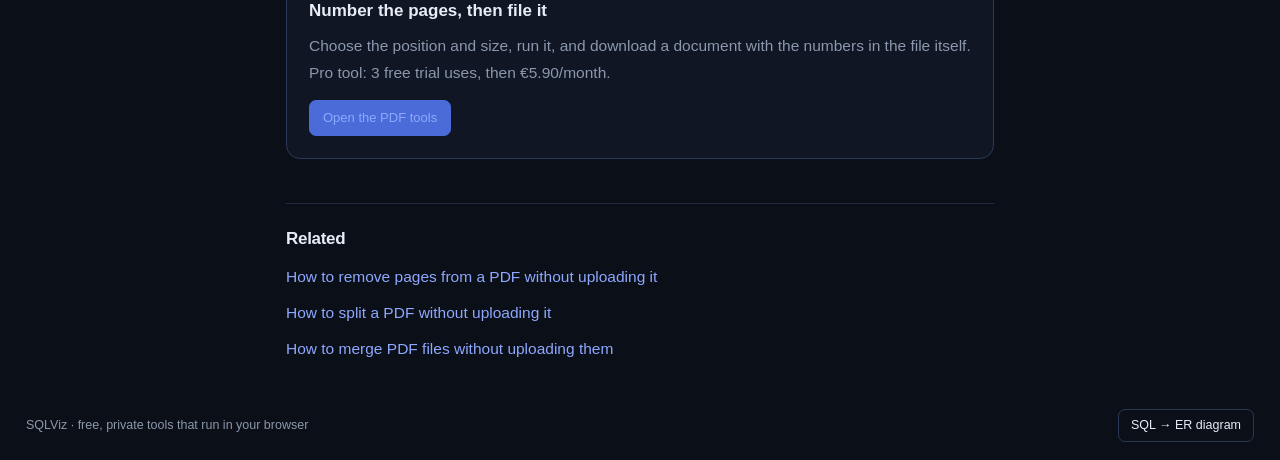
<file: blog/add-page-numbers-to-pdf-without-upload.html>
<!DOCTYPE html>
<html lang="en">
<head>
  <meta charset="UTF-8" />
  <meta name="viewport" content="width=device-width, initial-scale=1.0" />
  <title>How to add page numbers to a PDF without uploading it | SQLViz</title>
  <meta name="description" content="Number the pages of a PDF in the browser: where the number should sit, how to handle the cover page, and the order of edits that avoids renumbering." />
  <link rel="canonical" href="https://sqlviz.app/blog/add-page-numbers-to-pdf-without-upload.html" />
  <meta property="og:type" content="article" />
  <meta property="og:title" content="How to add page numbers to a PDF without uploading it" />
  <meta property="og:description" content="Add page numbers to a PDF without uploading the file." />
  <meta property="og:url" content="https://sqlviz.app/blog/add-page-numbers-to-pdf-without-upload.html" />
  <meta name="twitter:card" content="summary" />
  <script type="application/ld+json">{"@context": "https://schema.org", "@type": "Article", "headline": "How to add page numbers to a PDF without uploading it", "description": "Number the pages of a PDF in the browser: where the number should sit, how to handle the cover page, and the order of edits that avoids renumbering.", "url": "https://sqlviz.app/blog/add-page-numbers-to-pdf-without-upload.html", "author": {"@type": "Organization", "name": "SQLViz"}, "publisher": {"@type": "Organization", "name": "SQLViz"}, "mainEntityOfPage": {"@type": "WebPage", "@id": "https://sqlviz.app/blog/add-page-numbers-to-pdf-without-upload.html"}}</script>
  <link rel="icon" href="data:image/svg+xml,%3Csvg xmlns='http://www.w3.org/2000/svg' viewBox='0 0 32 32'%3E%3Crect width='32' height='32' rx='7' fill='%234b6bd8'/%3E%3Ctext x='16' y='22' font-family='monospace' font-size='17' font-weight='bold' fill='white' text-anchor='middle'%3EDB%3C/text%3E%3C/svg%3E" />
  <link rel="stylesheet" href="../styles.css" />
  <link rel="stylesheet" href="blog.css" />
</head>
<body id="top">
  <nav class="nav">
    <a class="nav-brand" href="../">SQL<span class="accent">Viz</span></a>
    <div class="nav-links">
      <a href="index.html">Blog</a>
      <a href="../pdf-tools/">PDF tools</a>
      <a href="../">SQL &rarr; ER diagram</a>
    </div>
  </nav>

  <article class="post">
    <h1>How to add page numbers to a PDF without uploading it</h1>
    <p class="post-meta">SQLViz &middot; September 2026</p>

    <p>Page numbers look like a trivial feature until a document has to be filed, signed, referenced or printed. A viewer shows a page counter, but that counter belongs to the program, not to the file. Print the document, email it, or hand it to a portal and the numbers are gone. Then somebody has to write &ldquo;see page 14&rdquo; in an email about a page that has no 14 printed on it.</p>

    <p>Page numbers in the <a href="../pdf-tools/">SQLViz toolkit</a> writes the number into each page at the position and size you choose, inside your browser. Nothing is uploaded, which matters when the document being numbered is a contract, a tender, or anything with a client&rsquo;s name on it.</p>

    <h2>Where the number should sit</h2>

    <p>The right position depends on how the document will be used, and it takes ten seconds to choose well.</p>

    <ul>
      <li><strong>Bottom centre</strong> is the default that suits reports, proposals and anything read on screen. It is out of the way and impossible to miss.</li>
      <li><strong>Top right</strong> is standard for drawings, specifications and contracts that get stapled or clipped, because the top right corner stays visible when pages are stacked.</li>
      <li><strong>Inside a margin, never on the text.</strong> Before you run it, look at the first page and the last page. Where is the existing footer? Where is the letterhead? Put the number in empty space, and leave 15&ndash;20 mm from the paper edge if the document will be hole-punched or stapled &mdash; punching a hole through page 27 is a small mistake that is impossible to unmake.</li>
    </ul>

    <h2>The cover page problem</h2>

    <p>Almost no report wants &ldquo;1&rdquo; printed on its cover. Page numbers writes on every page, so there are two ways to handle it:</p>

    <ul>
      <li><strong>Use the start number to keep the printed number honest.</strong> The tool has a start number, so a document whose cover page is already counted can begin at 2. The cover still carries a number, but every number matches the position in the file, which is what anyone citing the document actually needs.</li>
      <li><strong>Number only the part that needs it.</strong> Split off the cover and the body into two files with a range list of <code>1-1, 2-30</code> (write the real last page number), number only the body starting at 2, then put the cover back in front with the free <a href="merge-pdf-without-upload.html">merge tool</a>. Three steps, and it is the only way to leave the cover completely unnumbered.</li>
    </ul>

    <p>Roman numerals for front matter are a different situation. Numbering tools work in the numbering system the document uses, so roman front matter is usually produced in the word processor before export, or by building the front matter as its own short document, numbering it, and merging it in place. It is manual work, and it is the reason most teams number everything in arabic and accept that the contents page says &ldquo;3&rdquo; instead of &ldquo;iii&rdquo;.</p>

    <h2>Do the destructive edits first</h2>

    <p>This is the ordering rule that saves the most rework: <strong>delete, reorder, rotate, then number.</strong></p>

    <p>If you number a 40-page document and then remove two pages, every number after the cut is wrong, and the tool cannot know it. You would number the file again &mdash; this time on top of the existing numbers, which leaves you with two numbers on each page. The fix is to go back to the unnumbered copy and start over, which is exactly the work you were trying to avoid.</p>

    <p>So: finish with <a href="remove-pages-from-pdf-private.html">removing pages</a> and rotation, then number what is left. Numbering should be the last step before you send the file, and the file you number should be the one you intend to keep.</p>

    <h2>Step by step</h2>

    <ol>
      <li><strong>Make a copy of the finished document first.</strong> Keep the unnumbered version until you are happy with the result &mdash; once a number is written into a page, the only clean way to take it back is to start from the copy.</li>
      <li><strong>Open <a href="../pdf-tools/">the PDF tools page</a></strong> and choose Page numbers.</li>
      <li><strong>Add the PDF</strong> and choose the position and the font size. Bottom centre is the default; top right suits anything that gets stapled or clipped. Slightly smaller than the body text is almost always right &mdash; the number should be findable, not loud.</li>
      <li><strong>Run it and download.</strong> Then check three pages: the first numbered page, the page after it, and the last page.</li>
      <li><strong>Compare against anything that refers to pages.</strong> A table of contents, a signed signature page, a form that says &ldquo;page 2 of 5&rdquo;. If a reference now points at the wrong page, you have found a document problem the numbering just made visible.</li>
    </ol>

    <h2>What to check on the result</h2>

    <p><strong>Open the file at 100% zoom, not fit-to-window.</strong> Collisions with an existing footer or a date stamp show up at full size and disappear in a zoomed-out thumbnail.</p>

    <p><strong>Look for numbers that were already there.</strong> Many scans and almost all generated invoices already carry a page number. If the document had one, you will now have two, and the new one is drawn into the page so it cannot be toggled off in a viewer. When that happens, do not try to cover it; start again from the original file and either number only the pages that lack a number or accept the existing numbering.</p>

    <p><strong>Print one page.</strong> Screen and paper disagree about margins, and the print preview is the place where a number placed too close to the edge reveals itself.</p>

    <p><strong>Page count versus last printed number.</strong> If the final page prints &ldquo;12&rdquo; and the viewer says 13 pages, there is an unnumbered page somewhere &mdash; often the back of the cover &mdash; and it is worth a minute to find out why.</p>

    <h2>Page numbering is not Bates stamping</h2>

    <p>Legal discovery uses Bates numbering: a unique, prefixed identifier on every page of a large production, so that every page of every document can be cited unambiguously. If the numbering has to be legally defensible &mdash; on a production of thousands of pages, with a prefix and a fixed digit count &mdash; use a tool built for that job. A page-number tool makes a document easier to navigate; it does not create an evidence trail.</p>

    <h2>About the trial and the price</h2>

    <p>Page numbers is one of the five Pro tools and comes with <strong>3 free trial uses per IP address</strong>, which is enough to number three real documents rather than a demo. After that Pro is <strong>&euro;5.90/month</strong> with PayPal or card, cancellable any time, and it covers all eight tools &mdash; page numbers, rotate, remove pages, images to PDF and PDF to JPG, plus the three that are free anyway. Merge, split and compress never count against the trial.</p>

    <p>The numbering happens in your browser, and the file is not transmitted anywhere. That is the whole reason this belongs in a browser tool rather than a converter site: a numbered document is usually one that somebody is about to file, sign or send on, and a copy of it sitting on an unknown server is a risk with no upside. Keep the unnumbered original, download the result straight away, and check it before it leaves your desk.</p>
    <div class="post-cta">
      <h3>Number the pages, then file it</h3>
      <p>Choose the position and size, run it, and download a document with the numbers in the file itself. Pro tool: 3 free trial uses, then &euro;5.90/month.</p>
      <a class="btn btn-primary" href="../pdf-tools/">Open the PDF tools</a>
    </div>

    <div class="post-related">
      <h2>Related</h2>
      <ul>
        <li><a href="remove-pages-from-pdf-private.html">How to remove pages from a PDF without uploading it</a></li>
        <li><a href="split-pdf-without-upload.html">How to split a PDF without uploading it</a></li>
        <li><a href="merge-pdf-without-upload.html">How to merge PDF files without uploading them</a></li>
      </ul>
    </div>
  </article>

  <footer class="foot">
    <span>SQLViz &middot; free, private tools that run in your browser</span>
    <a class="support-btn" href="../">SQL &rarr; ER diagram</a>
  </footer>
  <!-- Cookie-free page counter: aggregate only, no cookies, no personal data -->
  <script>
  (function () {
    try {
      fetch('https://ghostwhite-dragonfly-572429.hostingersite.com/api/hit', {
        method: 'POST',
        headers: { 'Content-Type': 'application/json' },
        body: JSON.stringify({ path: location.pathname }),
        keepalive: true
      }).catch(function () {});
    } catch (e) {}
  })();
  </script>
</body>
</html>
</file>
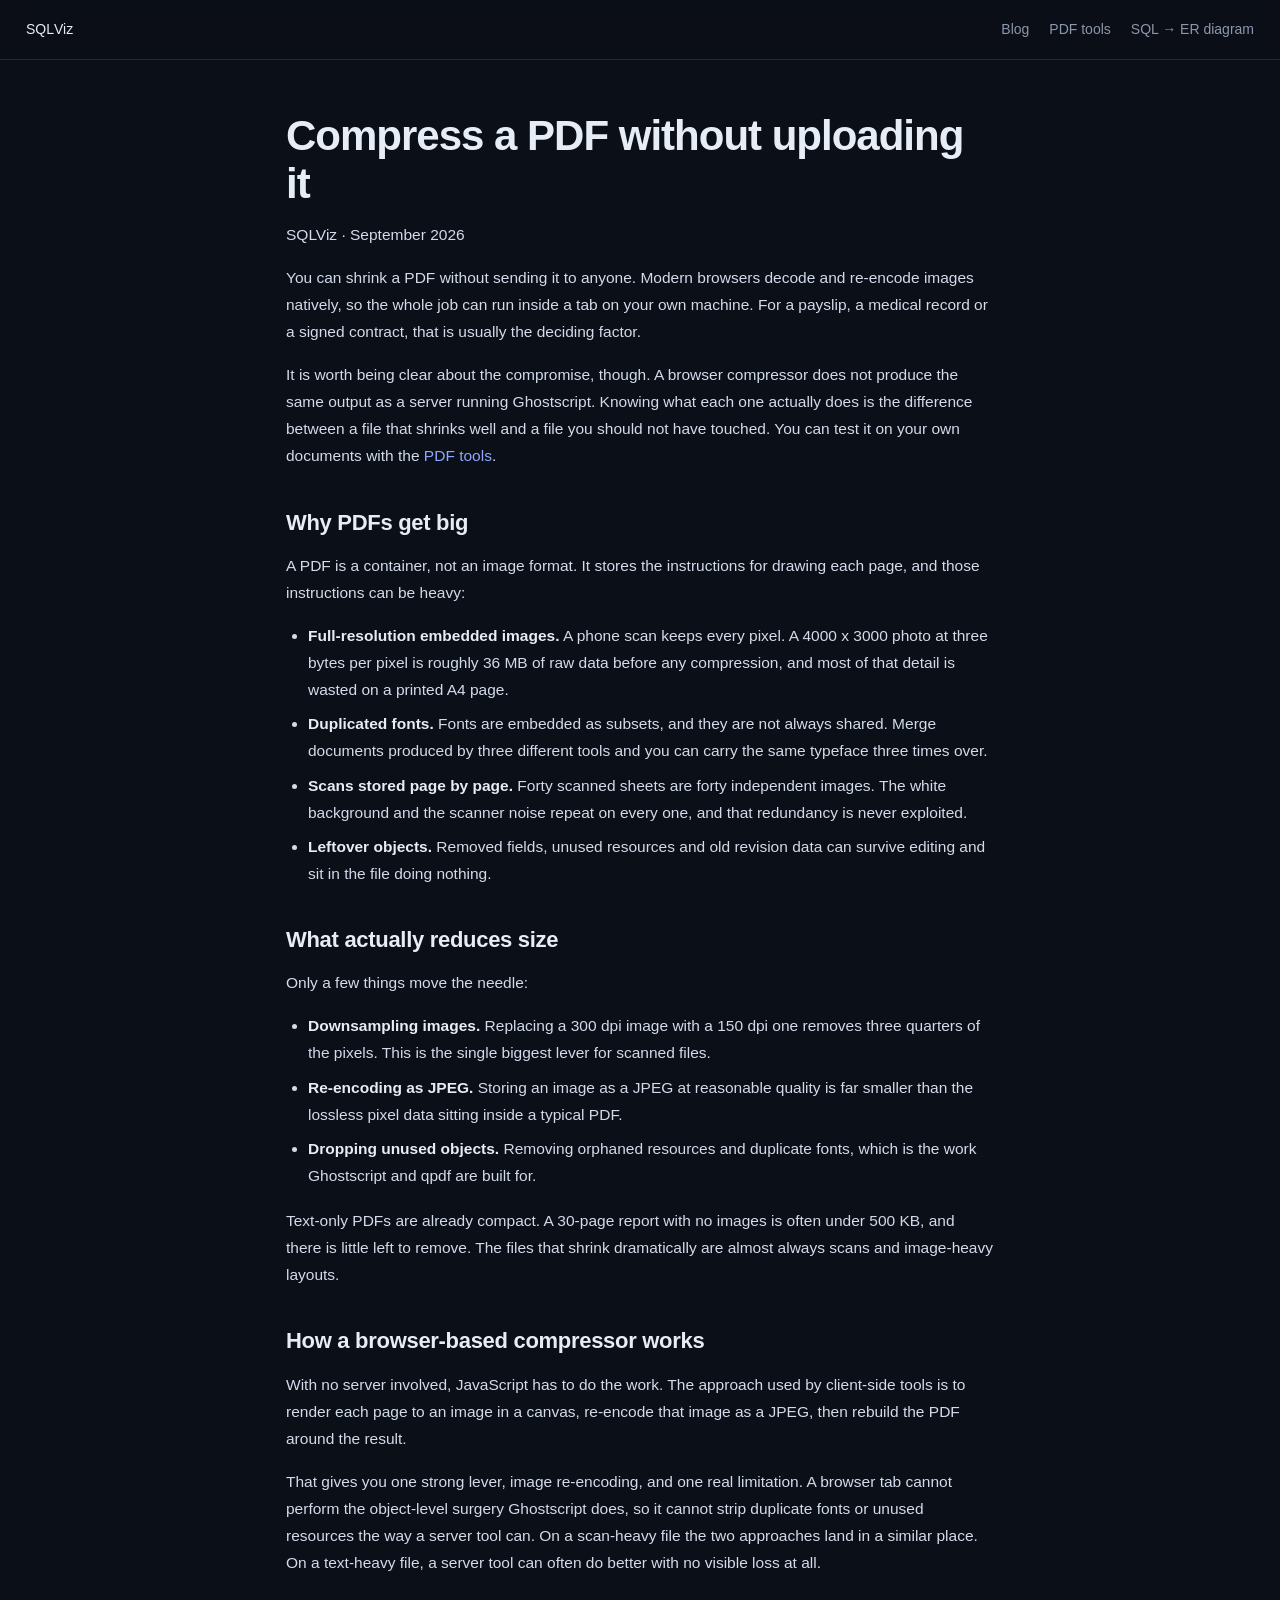
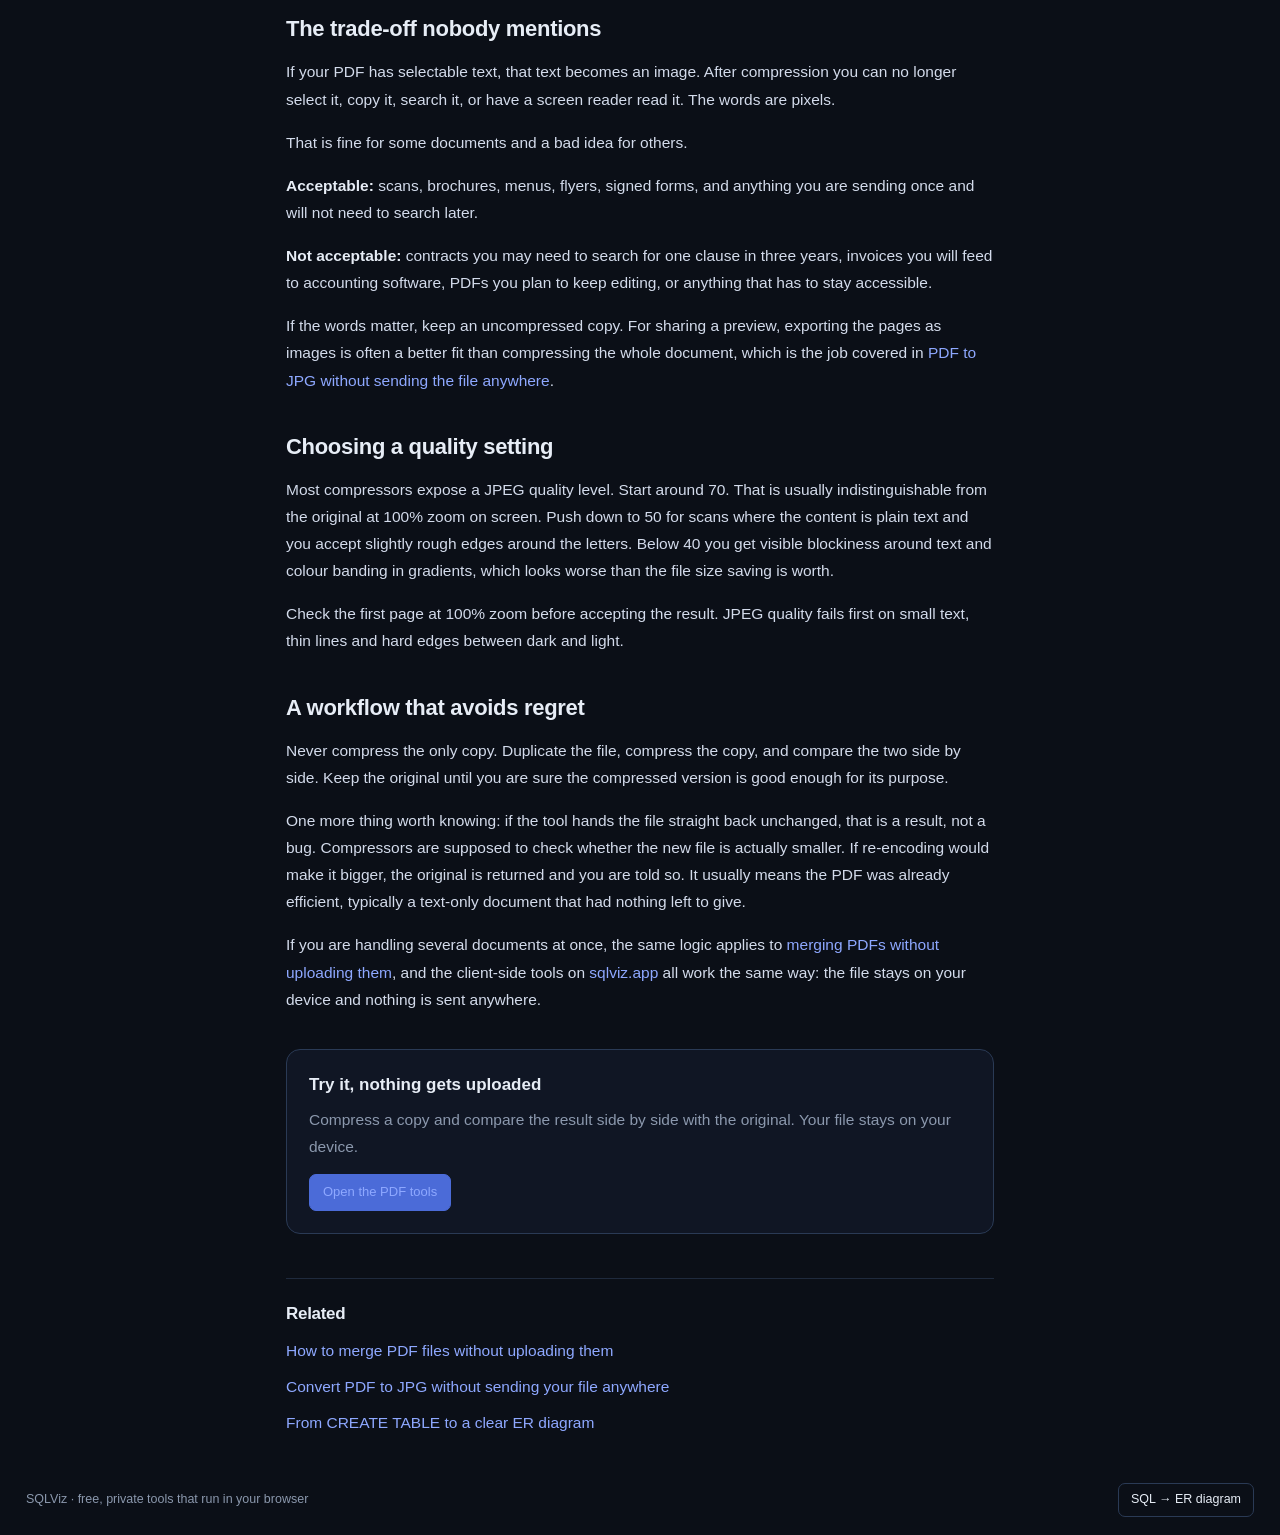
<file: blog/compress-pdf-private.html>
<!DOCTYPE html>
<html lang="en">
<head>
  <meta charset="UTF-8" />
  <meta name="viewport" content="width=device-width, initial-scale=1.0" />
  <title>Compress a PDF without uploading it | SQLViz</title>
  <meta name="description" content="Shrink a PDF in your browser. Why PDFs get bloated, what actually reduces size, and the honest trade-off of client-side compression." />
  <link rel="canonical" href="https://sqlviz.app/blog/compress-pdf-private.html" />
  <meta property="og:type" content="article" />
  <meta property="og:title" content="Compress a PDF without uploading it" />
  <meta property="og:description" content="Shrink a PDF in your browser, and the honest trade-off involved." />
  <meta property="og:url" content="https://sqlviz.app/blog/compress-pdf-private.html" />
  <meta name="twitter:card" content="summary" />
  <script type="application/ld+json">{"@context":"https://schema.org","@type":"Article","headline":"Compress a PDF without uploading it","description":"Shrink a PDF in your browser, and the honest trade-off involved.","url":"https://sqlviz.app/blog/compress-pdf-private.html","author":{"@type":"Organization","name":"SQLViz"},"publisher":{"@type":"Organization","name":"SQLViz"},"mainEntityOfPage":{"@type":"WebPage","@id":"https://sqlviz.app/blog/compress-pdf-private.html"}}</script>
  <link rel="icon" href="data:image/svg+xml,%3Csvg xmlns='http://www.w3.org/2000/svg' viewBox='0 0 32 32'%3E%3Crect width='32' height='32' rx='7' fill='%234b6bd8'/%3E%3Ctext x='16' y='22' font-family='monospace' font-size='17' font-weight='bold' fill='white' text-anchor='middle'%3EDB%3C/text%3E%3C/svg%3E" />
  <link rel="stylesheet" href="../styles.css" />
  <link rel="stylesheet" href="blog.css" />
</head>
<body id="top">
  <nav class="nav">
    <a class="nav-brand" href="../">SQL<span class="accent">Viz</span></a>
    <div class="nav-links">
      <a href="index.html">Blog</a>
      <a href="../pdf-tools/">PDF tools</a>
      <a href="../">SQL → ER diagram</a>
    </div>
  </nav>

  <article class="post">
    <h1>Compress a PDF without uploading it</h1>
    <p class="post-meta">SQLViz · September 2026</p>

    <p>You can shrink a PDF without sending it to anyone. Modern browsers decode and re-encode images natively, so the whole job can run inside a tab on your own machine. For a payslip, a medical record or a signed contract, that is usually the deciding factor.</p>

    <p>It is worth being clear about the compromise, though. A browser compressor does not produce the same output as a server running Ghostscript. Knowing what each one actually does is the difference between a file that shrinks well and a file you should not have touched. You can test it on your own documents with the <a href="../pdf-tools/">PDF tools</a>.</p>

    <h2>Why PDFs get big</h2>

    <p>A PDF is a container, not an image format. It stores the instructions for drawing each page, and those instructions can be heavy:</p>

    <ul>
      <li><strong>Full-resolution embedded images.</strong> A phone scan keeps every pixel. A 4000 x 3000 photo at three bytes per pixel is roughly 36 MB of raw data before any compression, and most of that detail is wasted on a printed A4 page.</li>
      <li><strong>Duplicated fonts.</strong> Fonts are embedded as subsets, and they are not always shared. Merge documents produced by three different tools and you can carry the same typeface three times over.</li>
      <li><strong>Scans stored page by page.</strong> Forty scanned sheets are forty independent images. The white background and the scanner noise repeat on every one, and that redundancy is never exploited.</li>
      <li><strong>Leftover objects.</strong> Removed fields, unused resources and old revision data can survive editing and sit in the file doing nothing.</li>
    </ul>

    <h2>What actually reduces size</h2>

    <p>Only a few things move the needle:</p>

    <ul>
      <li><strong>Downsampling images.</strong> Replacing a 300 dpi image with a 150 dpi one removes three quarters of the pixels. This is the single biggest lever for scanned files.</li>
      <li><strong>Re-encoding as JPEG.</strong> Storing an image as a JPEG at reasonable quality is far smaller than the lossless pixel data sitting inside a typical PDF.</li>
      <li><strong>Dropping unused objects.</strong> Removing orphaned resources and duplicate fonts, which is the work Ghostscript and qpdf are built for.</li>
    </ul>

    <p>Text-only PDFs are already compact. A 30-page report with no images is often under 500 KB, and there is little left to remove. The files that shrink dramatically are almost always scans and image-heavy layouts.</p>

    <h2>How a browser-based compressor works</h2>

    <p>With no server involved, JavaScript has to do the work. The approach used by client-side tools is to render each page to an image in a canvas, re-encode that image as a JPEG, then rebuild the PDF around the result.</p>

    <p>That gives you one strong lever, image re-encoding, and one real limitation. A browser tab cannot perform the object-level surgery Ghostscript does, so it cannot strip duplicate fonts or unused resources the way a server tool can. On a scan-heavy file the two approaches land in a similar place. On a text-heavy file, a server tool can often do better with no visible loss at all.</p>

    <h2>The trade-off nobody mentions</h2>

    <p>If your PDF has selectable text, that text becomes an image. After compression you can no longer select it, copy it, search it, or have a screen reader read it. The words are pixels.</p>

    <p>That is fine for some documents and a bad idea for others.</p>

    <p><strong>Acceptable:</strong> scans, brochures, menus, flyers, signed forms, and anything you are sending once and will not need to search later.</p>

    <p><strong>Not acceptable:</strong> contracts you may need to search for one clause in three years, invoices you will feed to accounting software, PDFs you plan to keep editing, or anything that has to stay accessible.</p>

    <p>If the words matter, keep an uncompressed copy. For sharing a preview, exporting the pages as images is often a better fit than compressing the whole document, which is the job covered in <a href="pdf-to-jpg-private.html">PDF to JPG without sending the file anywhere</a>.</p>

    <h2>Choosing a quality setting</h2>

    <p>Most compressors expose a JPEG quality level. Start around 70. That is usually indistinguishable from the original at 100% zoom on screen. Push down to 50 for scans where the content is plain text and you accept slightly rough edges around the letters. Below 40 you get visible blockiness around text and colour banding in gradients, which looks worse than the file size saving is worth.</p>

    <p>Check the first page at 100% zoom before accepting the result. JPEG quality fails first on small text, thin lines and hard edges between dark and light.</p>

    <h2>A workflow that avoids regret</h2>

    <p>Never compress the only copy. Duplicate the file, compress the copy, and compare the two side by side. Keep the original until you are sure the compressed version is good enough for its purpose.</p>

    <p>One more thing worth knowing: if the tool hands the file straight back unchanged, that is a result, not a bug. Compressors are supposed to check whether the new file is actually smaller. If re-encoding would make it bigger, the original is returned and you are told so. It usually means the PDF was already efficient, typically a text-only document that had nothing left to give.</p>

    <p>If you are handling several documents at once, the same logic applies to <a href="merge-pdf-without-upload.html">merging PDFs without uploading them</a>, and the client-side tools on <a href="../">sqlviz.app</a> all work the same way: the file stays on your device and nothing is sent anywhere.</p>

    <div class="post-cta">
      <h3>Try it, nothing gets uploaded</h3>
      <p>Compress a copy and compare the result side by side with the original. Your file stays on your device.</p>
      <a class="btn btn-primary" href="../pdf-tools/">Open the PDF tools</a>
    </div>

    <div class="post-related">
      <h2>Related</h2>
      <ul>
        <li><a href="merge-pdf-without-upload.html">How to merge PDF files without uploading them</a></li>
        <li><a href="pdf-to-jpg-private.html">Convert PDF to JPG without sending your file anywhere</a></li>
        <li><a href="sql-to-er-diagram.html">From CREATE TABLE to a clear ER diagram</a></li>
      </ul>
    </div>
  </article>

  <footer class="foot">
    <span>SQLViz · free, private tools that run in your browser</span>
    <a class="support-btn" href="../">SQL → ER diagram</a>
  </footer>
  <!-- Cookie-free page counter: aggregate only, no cookies, no personal data -->
  <script>
  (function () {
    try {
      fetch('https://ghostwhite-dragonfly-572429.hostingersite.com/api/hit', {
        method: 'POST',
        headers: { 'Content-Type': 'application/json' },
        body: JSON.stringify({ path: location.pathname }),
        keepalive: true
      }).catch(function () {});
    } catch (e) {}
  })();
  </script>
</body>
</html>
</file>
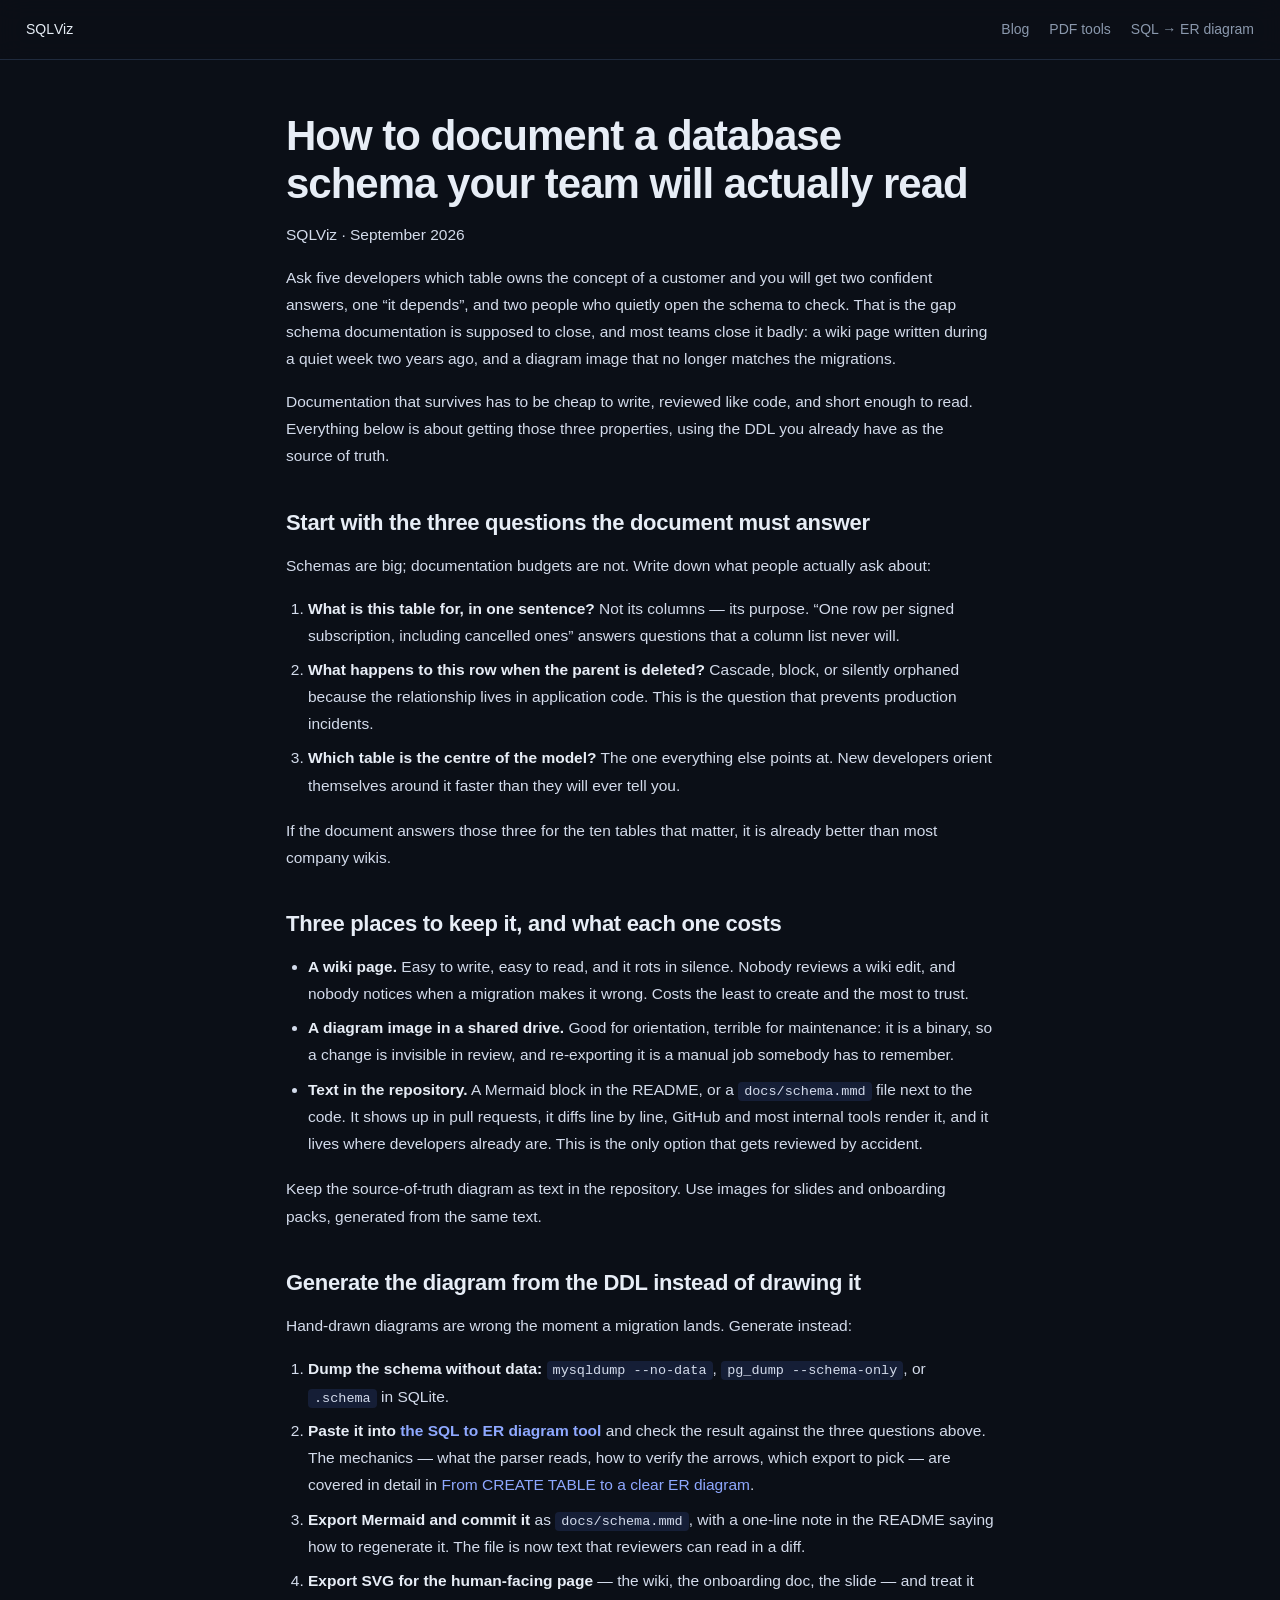
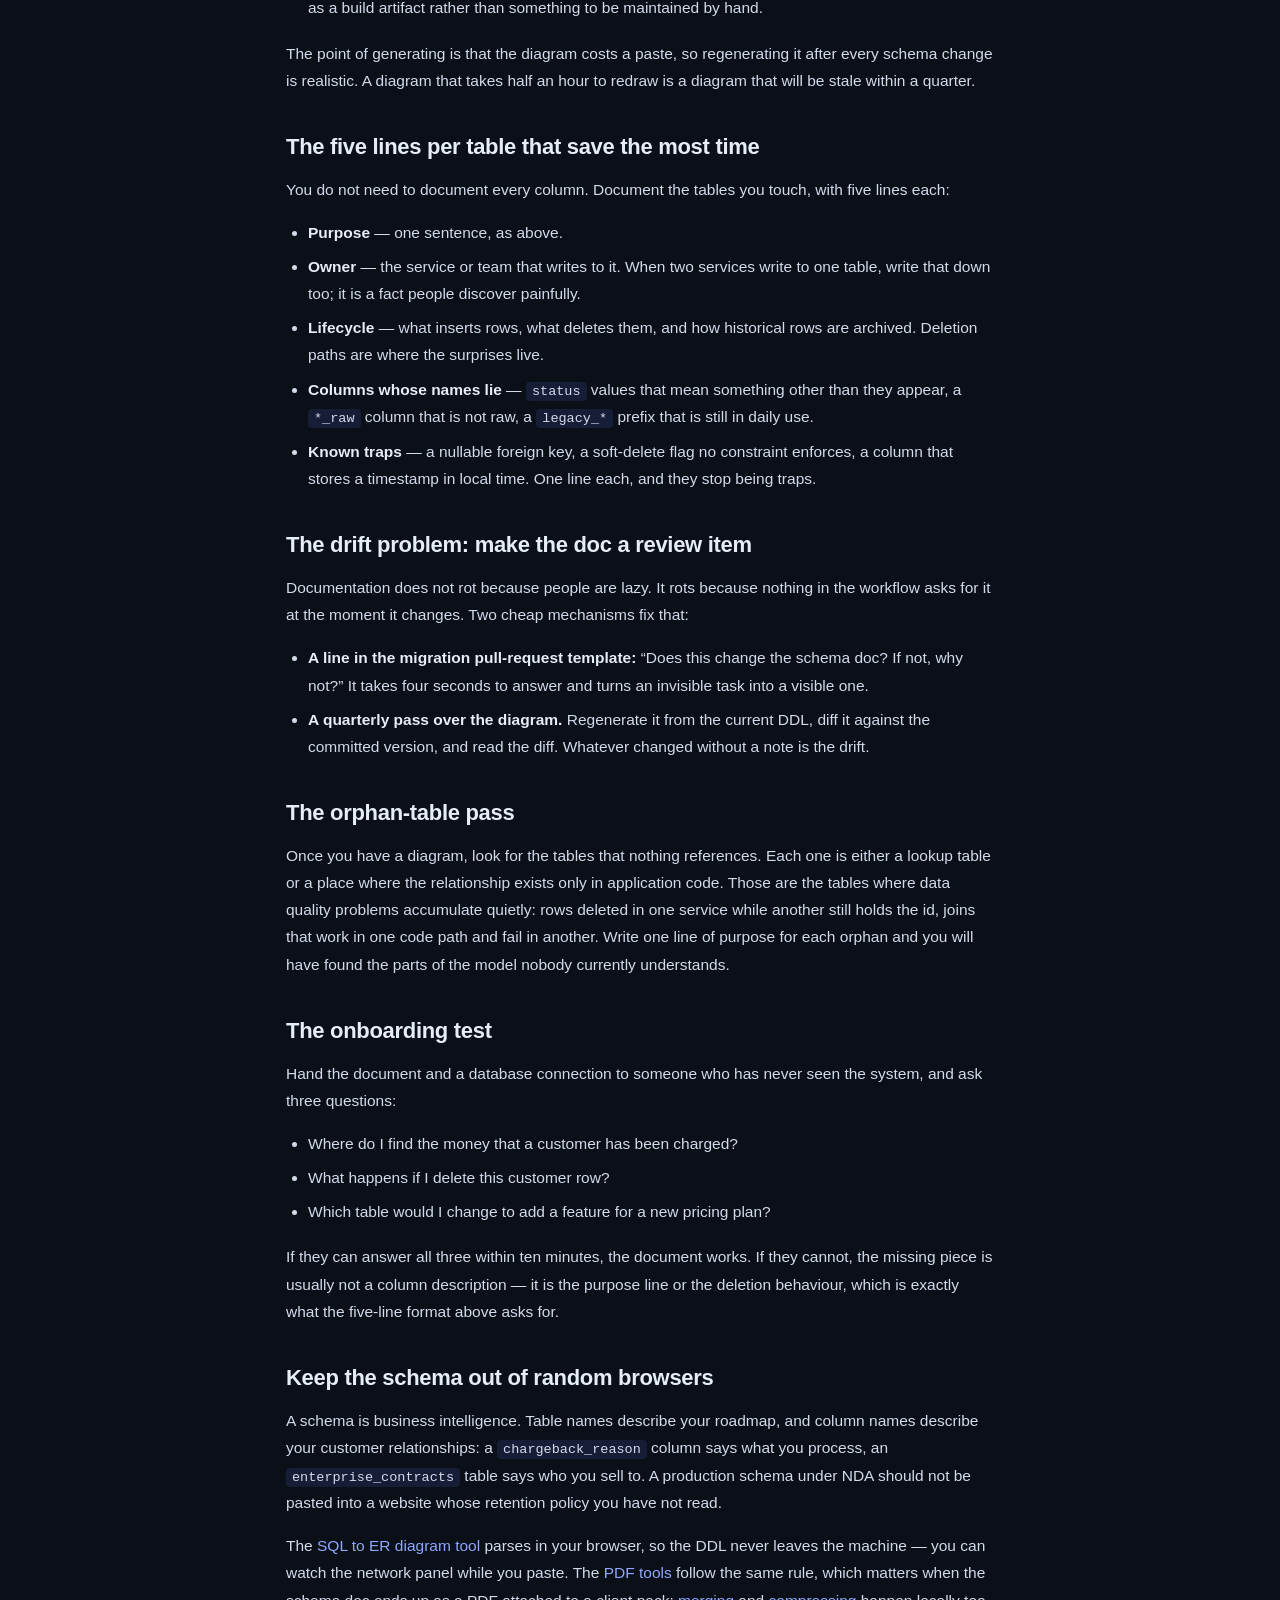
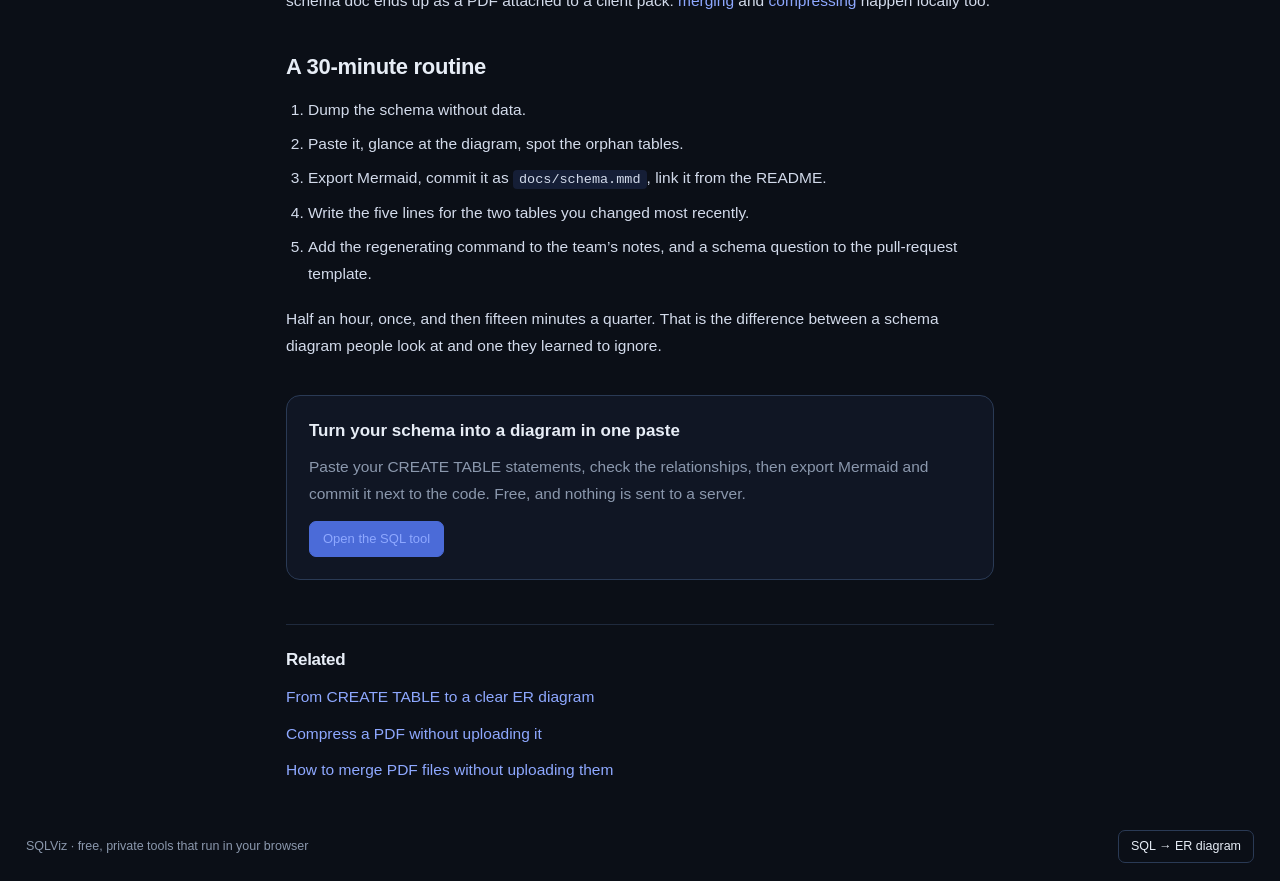
<file: blog/document-database-schema.html>
<!DOCTYPE html>
<html lang="en">
<head>
  <meta charset="UTF-8" />
  <meta name="viewport" content="width=device-width, initial-scale=1.0" />
  <title>How to document a database schema your team will actually read | SQLViz</title>
  <meta name="description" content="A practical routine for documenting a database schema: what to write per table, where to keep the docs, and how to stop them drifting from the DDL." />
  <link rel="canonical" href="https://sqlviz.app/blog/document-database-schema.html" />
  <meta property="og:type" content="article" />
  <meta property="og:title" content="How to document a database schema your team will actually read" />
  <meta property="og:description" content="Document a database schema as text that gets reviewed with the code." />
  <meta property="og:url" content="https://sqlviz.app/blog/document-database-schema.html" />
  <meta name="twitter:card" content="summary" />
  <script type="application/ld+json">{"@context": "https://schema.org", "@type": "Article", "headline": "How to document a database schema your team will actually read", "description": "A practical routine for documenting a database schema: what to write per table, where to keep the docs, and how to stop them drifting from the DDL.", "url": "https://sqlviz.app/blog/document-database-schema.html", "author": {"@type": "Organization", "name": "SQLViz"}, "publisher": {"@type": "Organization", "name": "SQLViz"}, "mainEntityOfPage": {"@type": "WebPage", "@id": "https://sqlviz.app/blog/document-database-schema.html"}}</script>
  <link rel="icon" href="data:image/svg+xml,%3Csvg xmlns='http://www.w3.org/2000/svg' viewBox='0 0 32 32'%3E%3Crect width='32' height='32' rx='7' fill='%234b6bd8'/%3E%3Ctext x='16' y='22' font-family='monospace' font-size='17' font-weight='bold' fill='white' text-anchor='middle'%3EDB%3C/text%3E%3C/svg%3E" />
  <link rel="stylesheet" href="../styles.css" />
  <link rel="stylesheet" href="blog.css" />
</head>
<body id="top">
  <nav class="nav">
    <a class="nav-brand" href="../">SQL<span class="accent">Viz</span></a>
    <div class="nav-links">
      <a href="index.html">Blog</a>
      <a href="../pdf-tools/">PDF tools</a>
      <a href="../">SQL &rarr; ER diagram</a>
    </div>
  </nav>

  <article class="post">
    <h1>How to document a database schema your team will actually read</h1>
    <p class="post-meta">SQLViz &middot; September 2026</p>

    <p>Ask five developers which table owns the concept of a customer and you will get two confident answers, one &ldquo;it depends&rdquo;, and two people who quietly open the schema to check. That is the gap schema documentation is supposed to close, and most teams close it badly: a wiki page written during a quiet week two years ago, and a diagram image that no longer matches the migrations.</p>

    <p>Documentation that survives has to be cheap to write, reviewed like code, and short enough to read. Everything below is about getting those three properties, using the DDL you already have as the source of truth.</p>

    <h2>Start with the three questions the document must answer</h2>

    <p>Schemas are big; documentation budgets are not. Write down what people actually ask about:</p>

    <ol>
      <li><strong>What is this table for, in one sentence?</strong> Not its columns &mdash; its purpose. &ldquo;One row per signed subscription, including cancelled ones&rdquo; answers questions that a column list never will.</li>
      <li><strong>What happens to this row when the parent is deleted?</strong> Cascade, block, or silently orphaned because the relationship lives in application code. This is the question that prevents production incidents.</li>
      <li><strong>Which table is the centre of the model?</strong> The one everything else points at. New developers orient themselves around it faster than they will ever tell you.</li>
    </ol>

    <p>If the document answers those three for the ten tables that matter, it is already better than most company wikis.</p>

    <h2>Three places to keep it, and what each one costs</h2>

    <ul>
      <li><strong>A wiki page.</strong> Easy to write, easy to read, and it rots in silence. Nobody reviews a wiki edit, and nobody notices when a migration makes it wrong. Costs the least to create and the most to trust.</li>
      <li><strong>A diagram image in a shared drive.</strong> Good for orientation, terrible for maintenance: it is a binary, so a change is invisible in review, and re-exporting it is a manual job somebody has to remember.</li>
      <li><strong>Text in the repository.</strong> A Mermaid block in the README, or a <code>docs/schema.mmd</code> file next to the code. It shows up in pull requests, it diffs line by line, GitHub and most internal tools render it, and it lives where developers already are. This is the only option that gets reviewed by accident.</li>
    </ul>

    <p>Keep the source-of-truth diagram as text in the repository. Use images for slides and onboarding packs, generated from the same text.</p>

    <h2>Generate the diagram from the DDL instead of drawing it</h2>

    <p>Hand-drawn diagrams are wrong the moment a migration lands. Generate instead:</p>

    <ol>
      <li><strong>Dump the schema without data:</strong> <code>mysqldump --no-data</code>, <code>pg_dump --schema-only</code>, or <code>.schema</code> in SQLite.</li>
      <li><strong>Paste it into <a href="../">the SQL to ER diagram tool</a></strong> and check the result against the three questions above. The mechanics &mdash; what the parser reads, how to verify the arrows, which export to pick &mdash; are covered in detail in <a href="sql-to-er-diagram.html">From CREATE TABLE to a clear ER diagram</a>.</li>
      <li><strong>Export Mermaid and commit it</strong> as <code>docs/schema.mmd</code>, with a one-line note in the README saying how to regenerate it. The file is now text that reviewers can read in a diff.</li>
      <li><strong>Export SVG for the human-facing page</strong> &mdash; the wiki, the onboarding doc, the slide &mdash; and treat it as a build artifact rather than something to be maintained by hand.</li>
    </ol>

    <p>The point of generating is that the diagram costs a paste, so regenerating it after every schema change is realistic. A diagram that takes half an hour to redraw is a diagram that will be stale within a quarter.</p>

    <h2>The five lines per table that save the most time</h2>

    <p>You do not need to document every column. Document the tables you touch, with five lines each:</p>

    <ul>
      <li><strong>Purpose</strong> &mdash; one sentence, as above.</li>
      <li><strong>Owner</strong> &mdash; the service or team that writes to it. When two services write to one table, write that down too; it is a fact people discover painfully.</li>
      <li><strong>Lifecycle</strong> &mdash; what inserts rows, what deletes them, and how historical rows are archived. Deletion paths are where the surprises live.</li>
      <li><strong>Columns whose names lie</strong> &mdash; <code>status</code> values that mean something other than they appear, a <code>*_raw</code> column that is not raw, a <code>legacy_*</code> prefix that is still in daily use.</li>
      <li><strong>Known traps</strong> &mdash; a nullable foreign key, a soft-delete flag no constraint enforces, a column that stores a timestamp in local time. One line each, and they stop being traps.</li>
    </ul>

    <h2>The drift problem: make the doc a review item</h2>

    <p>Documentation does not rot because people are lazy. It rots because nothing in the workflow asks for it at the moment it changes. Two cheap mechanisms fix that:</p>

    <ul>
      <li><strong>A line in the migration pull-request template:</strong> &ldquo;Does this change the schema doc? If not, why not?&rdquo; It takes four seconds to answer and turns an invisible task into a visible one.</li>
      <li><strong>A quarterly pass over the diagram.</strong> Regenerate it from the current DDL, diff it against the committed version, and read the diff. Whatever changed without a note is the drift.</li>
    </ul>

    <h2>The orphan-table pass</h2>

    <p>Once you have a diagram, look for the tables that nothing references. Each one is either a lookup table or a place where the relationship exists only in application code. Those are the tables where data quality problems accumulate quietly: rows deleted in one service while another still holds the id, joins that work in one code path and fail in another. Write one line of purpose for each orphan and you will have found the parts of the model nobody currently understands.</p>

    <h2>The onboarding test</h2>

    <p>Hand the document and a database connection to someone who has never seen the system, and ask three questions:</p>

    <ul>
      <li>Where do I find the money that a customer has been charged?</li>
      <li>What happens if I delete this customer row?</li>
      <li>Which table would I change to add a feature for a new pricing plan?</li>
    </ul>

    <p>If they can answer all three within ten minutes, the document works. If they cannot, the missing piece is usually not a column description &mdash; it is the purpose line or the deletion behaviour, which is exactly what the five-line format above asks for.</p>

    <h2>Keep the schema out of random browsers</h2>

    <p>A schema is business intelligence. Table names describe your roadmap, and column names describe your customer relationships: a <code>chargeback_reason</code> column says what you process, an <code>enterprise_contracts</code> table says who you sell to. A production schema under NDA should not be pasted into a website whose retention policy you have not read.</p>

    <p>The <a href="sql-to-er-diagram.html">SQL to ER diagram tool</a> parses in your browser, so the DDL never leaves the machine &mdash; you can watch the network panel while you paste. The <a href="../pdf-tools/">PDF tools</a> follow the same rule, which matters when the schema doc ends up as a PDF attached to a client pack: <a href="merge-pdf-without-upload.html">merging</a> and <a href="compress-pdf-private.html">compressing</a> happen locally too.</p>

    <h2>A 30-minute routine</h2>

    <ol>
      <li>Dump the schema without data.</li>
      <li>Paste it, glance at the diagram, spot the orphan tables.</li>
      <li>Export Mermaid, commit it as <code>docs/schema.mmd</code>, link it from the README.</li>
      <li>Write the five lines for the two tables you changed most recently.</li>
      <li>Add the regenerating command to the team&rsquo;s notes, and a schema question to the pull-request template.</li>
    </ol>

    <p>Half an hour, once, and then fifteen minutes a quarter. That is the difference between a schema diagram people look at and one they learned to ignore.</p>
    <div class="post-cta">
      <h3>Turn your schema into a diagram in one paste</h3>
      <p>Paste your CREATE TABLE statements, check the relationships, then export Mermaid and commit it next to the code. Free, and nothing is sent to a server.</p>
      <a class="btn btn-primary" href="../">Open the SQL tool</a>
    </div>

    <div class="post-related">
      <h2>Related</h2>
      <ul>
        <li><a href="sql-to-er-diagram.html">From CREATE TABLE to a clear ER diagram</a></li>
        <li><a href="compress-pdf-private.html">Compress a PDF without uploading it</a></li>
        <li><a href="merge-pdf-without-upload.html">How to merge PDF files without uploading them</a></li>
      </ul>
    </div>
  </article>

  <footer class="foot">
    <span>SQLViz &middot; free, private tools that run in your browser</span>
    <a class="support-btn" href="../">SQL &rarr; ER diagram</a>
  </footer>
  <!-- Cookie-free page counter: aggregate only, no cookies, no personal data -->
  <script>
  (function () {
    try {
      fetch('https://ghostwhite-dragonfly-572429.hostingersite.com/api/hit', {
        method: 'POST',
        headers: { 'Content-Type': 'application/json' },
        body: JSON.stringify({ path: location.pathname }),
        keepalive: true
      }).catch(function () {});
    } catch (e) {}
  })();
  </script>
</body>
</html>
</file>
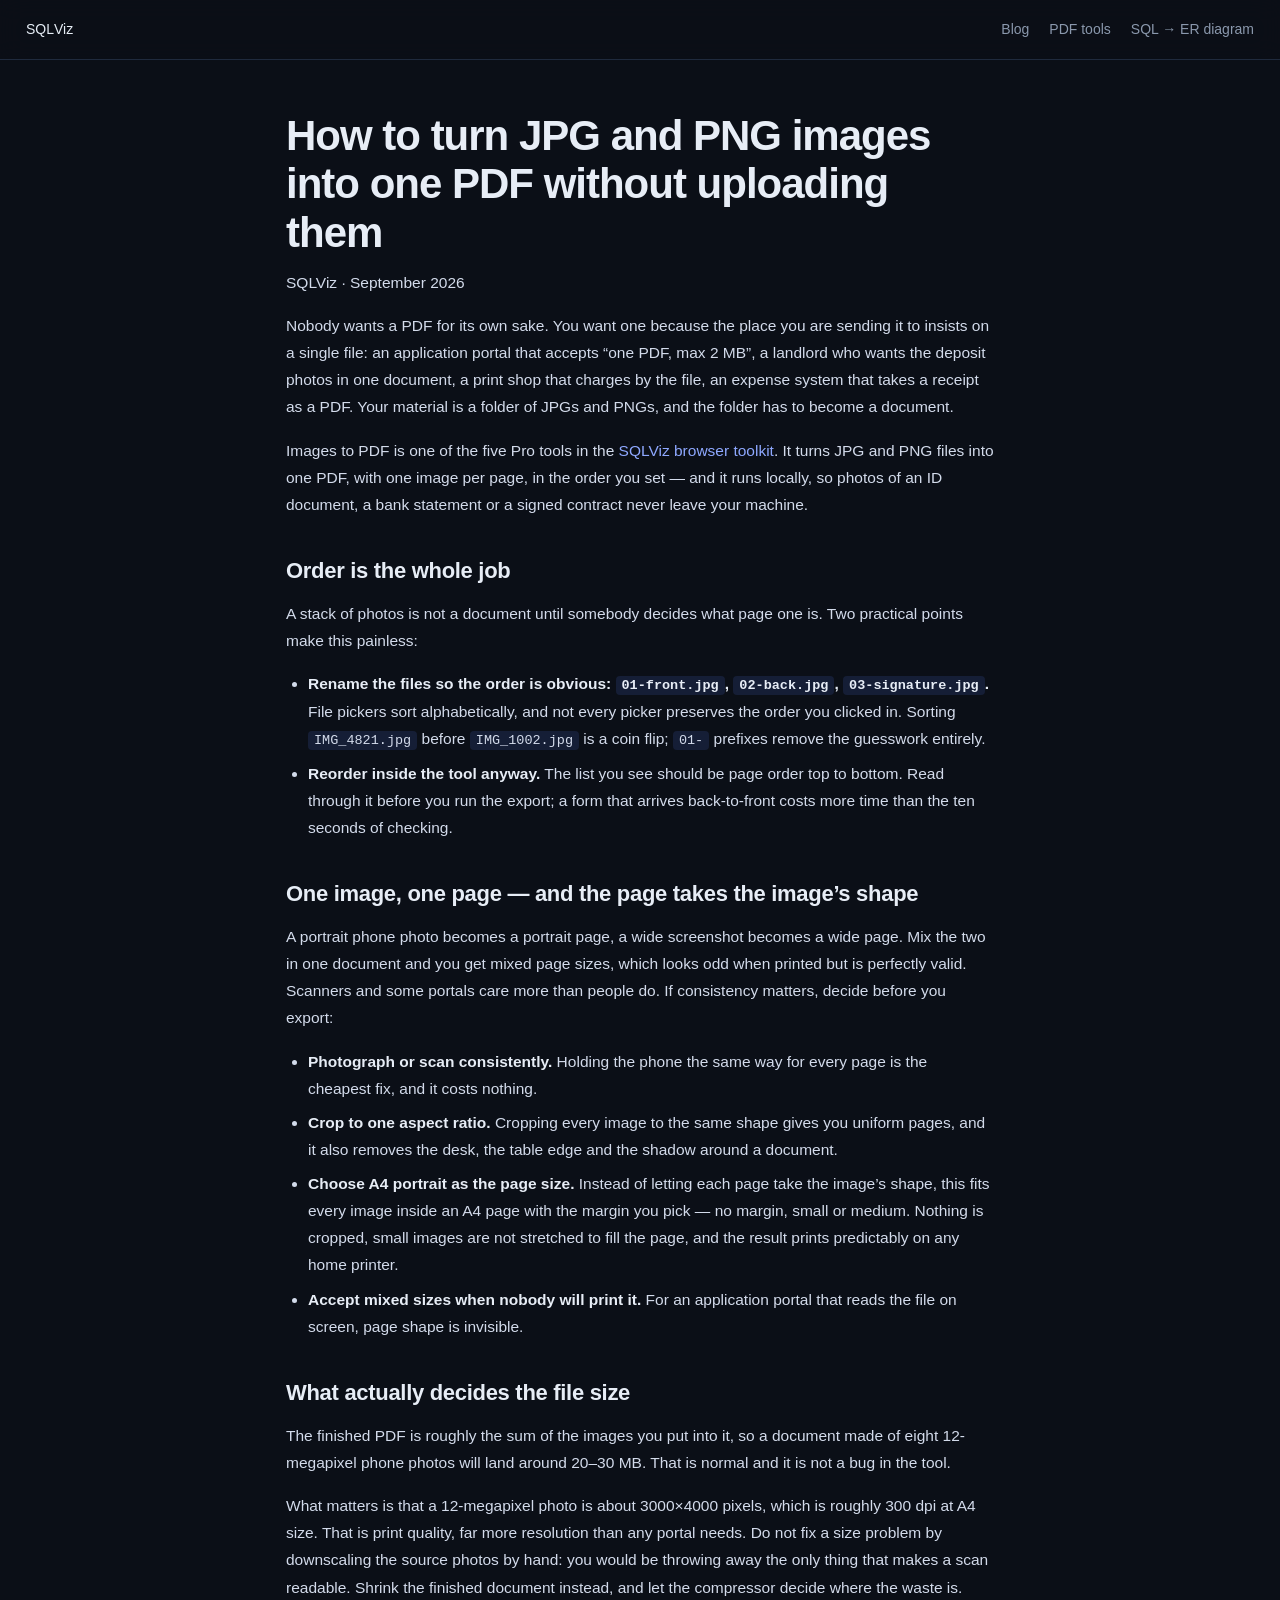
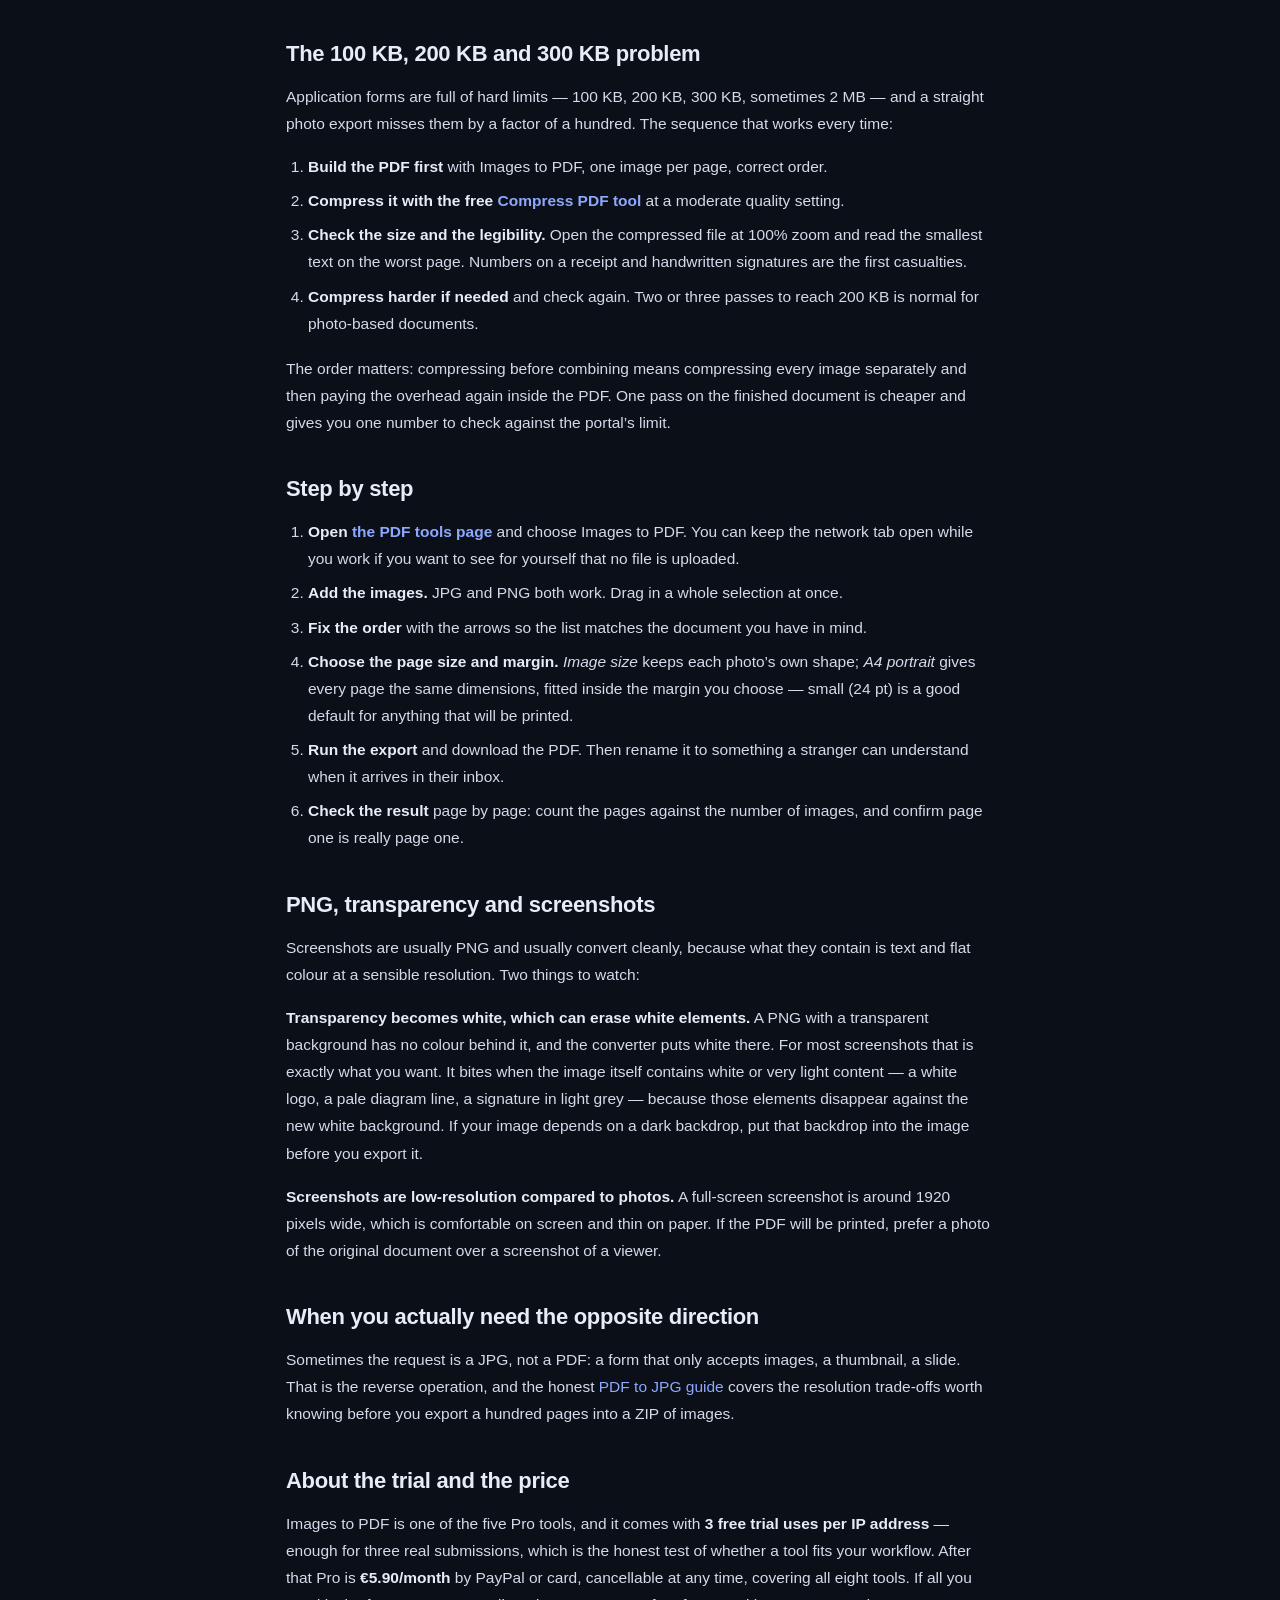
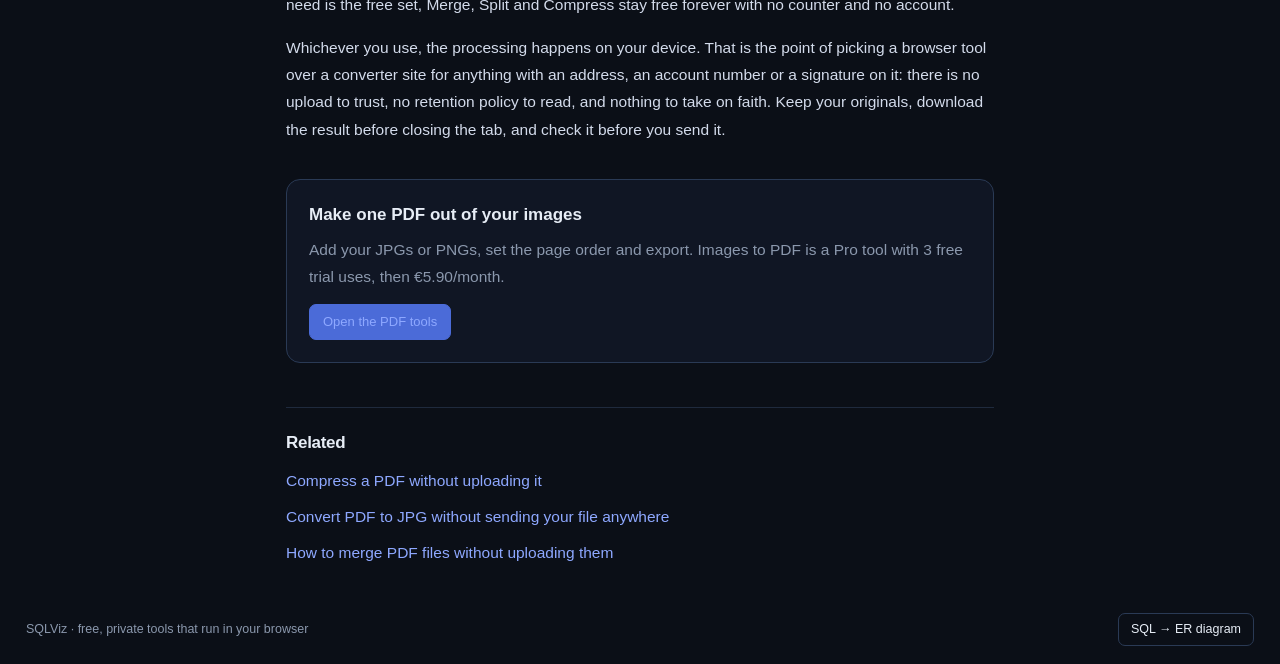
<file: blog/jpg-to-pdf-without-upload.html>
<!DOCTYPE html>
<html lang="en">
<head>
  <meta charset="UTF-8" />
  <meta name="viewport" content="width=device-width, initial-scale=1.0" />
  <title>How to turn JPG and PNG images into one PDF without uploading them | SQLViz</title>
  <meta name="description" content="Combine photos and screenshots into one PDF in your browser: page order, page shape, and how to reach a 100 KB or 200 KB upload limit." />
  <link rel="canonical" href="https://sqlviz.app/blog/jpg-to-pdf-without-upload.html" />
  <meta property="og:type" content="article" />
  <meta property="og:title" content="How to turn JPG and PNG images into one PDF without uploading them" />
  <meta property="og:description" content="Turn a folder of images into one PDF, locally in your browser." />
  <meta property="og:url" content="https://sqlviz.app/blog/jpg-to-pdf-without-upload.html" />
  <meta name="twitter:card" content="summary" />
  <script type="application/ld+json">{"@context": "https://schema.org", "@type": "Article", "headline": "How to turn JPG and PNG images into one PDF without uploading them", "description": "Combine photos and screenshots into one PDF in your browser: page order, page shape, and how to reach a 100 KB or 200 KB upload limit.", "url": "https://sqlviz.app/blog/jpg-to-pdf-without-upload.html", "author": {"@type": "Organization", "name": "SQLViz"}, "publisher": {"@type": "Organization", "name": "SQLViz"}, "mainEntityOfPage": {"@type": "WebPage", "@id": "https://sqlviz.app/blog/jpg-to-pdf-without-upload.html"}}</script>
  <link rel="icon" href="data:image/svg+xml,%3Csvg xmlns='http://www.w3.org/2000/svg' viewBox='0 0 32 32'%3E%3Crect width='32' height='32' rx='7' fill='%234b6bd8'/%3E%3Ctext x='16' y='22' font-family='monospace' font-size='17' font-weight='bold' fill='white' text-anchor='middle'%3EDB%3C/text%3E%3C/svg%3E" />
  <link rel="stylesheet" href="../styles.css" />
  <link rel="stylesheet" href="blog.css" />
</head>
<body id="top">
  <nav class="nav">
    <a class="nav-brand" href="../">SQL<span class="accent">Viz</span></a>
    <div class="nav-links">
      <a href="index.html">Blog</a>
      <a href="../pdf-tools/">PDF tools</a>
      <a href="../">SQL &rarr; ER diagram</a>
    </div>
  </nav>

  <article class="post">
    <h1>How to turn JPG and PNG images into one PDF without uploading them</h1>
    <p class="post-meta">SQLViz &middot; September 2026</p>

    <p>Nobody wants a PDF for its own sake. You want one because the place you are sending it to insists on a single file: an application portal that accepts &ldquo;one PDF, max 2 MB&rdquo;, a landlord who wants the deposit photos in one document, a print shop that charges by the file, an expense system that takes a receipt as a PDF. Your material is a folder of JPGs and PNGs, and the folder has to become a document.</p>

    <p>Images to PDF is one of the five Pro tools in the <a href="../pdf-tools/">SQLViz browser toolkit</a>. It turns JPG and PNG files into one PDF, with one image per page, in the order you set &mdash; and it runs locally, so photos of an ID document, a bank statement or a signed contract never leave your machine.</p>

    <h2>Order is the whole job</h2>

    <p>A stack of photos is not a document until somebody decides what page one is. Two practical points make this painless:</p>

    <ul>
      <li><strong>Rename the files so the order is obvious: <code>01-front.jpg</code>, <code>02-back.jpg</code>, <code>03-signature.jpg</code>.</strong> File pickers sort alphabetically, and not every picker preserves the order you clicked in. Sorting <code>IMG_4821.jpg</code> before <code>IMG_1002.jpg</code> is a coin flip; <code>01-</code> prefixes remove the guesswork entirely.</li>
      <li><strong>Reorder inside the tool anyway.</strong> The list you see should be page order top to bottom. Read through it before you run the export; a form that arrives back-to-front costs more time than the ten seconds of checking.</li>
    </ul>

    <h2>One image, one page &mdash; and the page takes the image&rsquo;s shape</h2>

    <p>A portrait phone photo becomes a portrait page, a wide screenshot becomes a wide page. Mix the two in one document and you get mixed page sizes, which looks odd when printed but is perfectly valid. Scanners and some portals care more than people do. If consistency matters, decide before you export:</p>

    <ul>
      <li><strong>Photograph or scan consistently.</strong> Holding the phone the same way for every page is the cheapest fix, and it costs nothing.</li>
      <li><strong>Crop to one aspect ratio.</strong> Cropping every image to the same shape gives you uniform pages, and it also removes the desk, the table edge and the shadow around a document.</li>
      <li><strong>Choose A4 portrait as the page size.</strong> Instead of letting each page take the image&rsquo;s shape, this fits every image inside an A4 page with the margin you pick &mdash; no margin, small or medium. Nothing is cropped, small images are not stretched to fill the page, and the result prints predictably on any home printer.</li>
      <li><strong>Accept mixed sizes when nobody will print it.</strong> For an application portal that reads the file on screen, page shape is invisible.</li>
    </ul>

    <h2>What actually decides the file size</h2>

    <p>The finished PDF is roughly the sum of the images you put into it, so a document made of eight 12-megapixel phone photos will land around 20&ndash;30 MB. That is normal and it is not a bug in the tool.</p>

    <p>What matters is that a 12-megapixel photo is about 3000&times;4000 pixels, which is roughly 300 dpi at A4 size. That is print quality, far more resolution than any portal needs. Do not fix a size problem by downscaling the source photos by hand: you would be throwing away the only thing that makes a scan readable. Shrink the finished document instead, and let the compressor decide where the waste is.</p>

    <h2>The 100 KB, 200 KB and 300 KB problem</h2>

    <p>Application forms are full of hard limits &mdash; 100 KB, 200 KB, 300 KB, sometimes 2 MB &mdash; and a straight photo export misses them by a factor of a hundred. The sequence that works every time:</p>

    <ol>
      <li><strong>Build the PDF first</strong> with Images to PDF, one image per page, correct order.</li>
      <li><strong>Compress it with the free <a href="compress-pdf-private.html">Compress PDF tool</a></strong> at a moderate quality setting.</li>
      <li><strong>Check the size and the legibility.</strong> Open the compressed file at 100% zoom and read the smallest text on the worst page. Numbers on a receipt and handwritten signatures are the first casualties.</li>
      <li><strong>Compress harder if needed</strong> and check again. Two or three passes to reach 200 KB is normal for photo-based documents.</li>
    </ol>

    <p>The order matters: compressing before combining means compressing every image separately and then paying the overhead again inside the PDF. One pass on the finished document is cheaper and gives you one number to check against the portal&rsquo;s limit.</p>

    <h2>Step by step</h2>

    <ol>
      <li><strong>Open <a href="../pdf-tools/">the PDF tools page</a></strong> and choose Images to PDF. You can keep the network tab open while you work if you want to see for yourself that no file is uploaded.</li>
      <li><strong>Add the images.</strong> JPG and PNG both work. Drag in a whole selection at once.</li>
      <li><strong>Fix the order</strong> with the arrows so the list matches the document you have in mind.</li>
      <li><strong>Choose the page size and margin.</strong> <em>Image size</em> keeps each photo&rsquo;s own shape; <em>A4 portrait</em> gives every page the same dimensions, fitted inside the margin you choose &mdash; small (24 pt) is a good default for anything that will be printed.</li>
      <li><strong>Run the export</strong> and download the PDF. Then rename it to something a stranger can understand when it arrives in their inbox.</li>
      <li><strong>Check the result</strong> page by page: count the pages against the number of images, and confirm page one is really page one.</li>
    </ol>

    <h2>PNG, transparency and screenshots</h2>

    <p>Screenshots are usually PNG and usually convert cleanly, because what they contain is text and flat colour at a sensible resolution. Two things to watch:</p>

    <p><strong>Transparency becomes white, which can erase white elements.</strong> A PNG with a transparent background has no colour behind it, and the converter puts white there. For most screenshots that is exactly what you want. It bites when the image itself contains white or very light content &mdash; a white logo, a pale diagram line, a signature in light grey &mdash; because those elements disappear against the new white background. If your image depends on a dark backdrop, put that backdrop into the image before you export it.</p>

    <p><strong>Screenshots are low-resolution compared to photos.</strong> A full-screen screenshot is around 1920 pixels wide, which is comfortable on screen and thin on paper. If the PDF will be printed, prefer a photo of the original document over a screenshot of a viewer.</p>

    <h2>When you actually need the opposite direction</h2>

    <p>Sometimes the request is a JPG, not a PDF: a form that only accepts images, a thumbnail, a slide. That is the reverse operation, and the honest <a href="pdf-to-jpg-private.html">PDF to JPG guide</a> covers the resolution trade-offs worth knowing before you export a hundred pages into a ZIP of images.</p>

    <h2>About the trial and the price</h2>

    <p>Images to PDF is one of the five Pro tools, and it comes with <strong>3 free trial uses per IP address</strong> &mdash; enough for three real submissions, which is the honest test of whether a tool fits your workflow. After that Pro is <strong>&euro;5.90/month</strong> by PayPal or card, cancellable at any time, covering all eight tools. If all you need is the free set, Merge, Split and Compress stay free forever with no counter and no account.</p>

    <p>Whichever you use, the processing happens on your device. That is the point of picking a browser tool over a converter site for anything with an address, an account number or a signature on it: there is no upload to trust, no retention policy to read, and nothing to take on faith. Keep your originals, download the result before closing the tab, and check it before you send it.</p>
    <div class="post-cta">
      <h3>Make one PDF out of your images</h3>
      <p>Add your JPGs or PNGs, set the page order and export. Images to PDF is a Pro tool with 3 free trial uses, then &euro;5.90/month.</p>
      <a class="btn btn-primary" href="../pdf-tools/">Open the PDF tools</a>
    </div>

    <div class="post-related">
      <h2>Related</h2>
      <ul>
        <li><a href="compress-pdf-private.html">Compress a PDF without uploading it</a></li>
        <li><a href="pdf-to-jpg-private.html">Convert PDF to JPG without sending your file anywhere</a></li>
        <li><a href="merge-pdf-without-upload.html">How to merge PDF files without uploading them</a></li>
      </ul>
    </div>
  </article>

  <footer class="foot">
    <span>SQLViz &middot; free, private tools that run in your browser</span>
    <a class="support-btn" href="../">SQL &rarr; ER diagram</a>
  </footer>
  <!-- Cookie-free page counter: aggregate only, no cookies, no personal data -->
  <script>
  (function () {
    try {
      fetch('https://ghostwhite-dragonfly-572429.hostingersite.com/api/hit', {
        method: 'POST',
        headers: { 'Content-Type': 'application/json' },
        body: JSON.stringify({ path: location.pathname }),
        keepalive: true
      }).catch(function () {});
    } catch (e) {}
  })();
  </script>
</body>
</html>
</file>
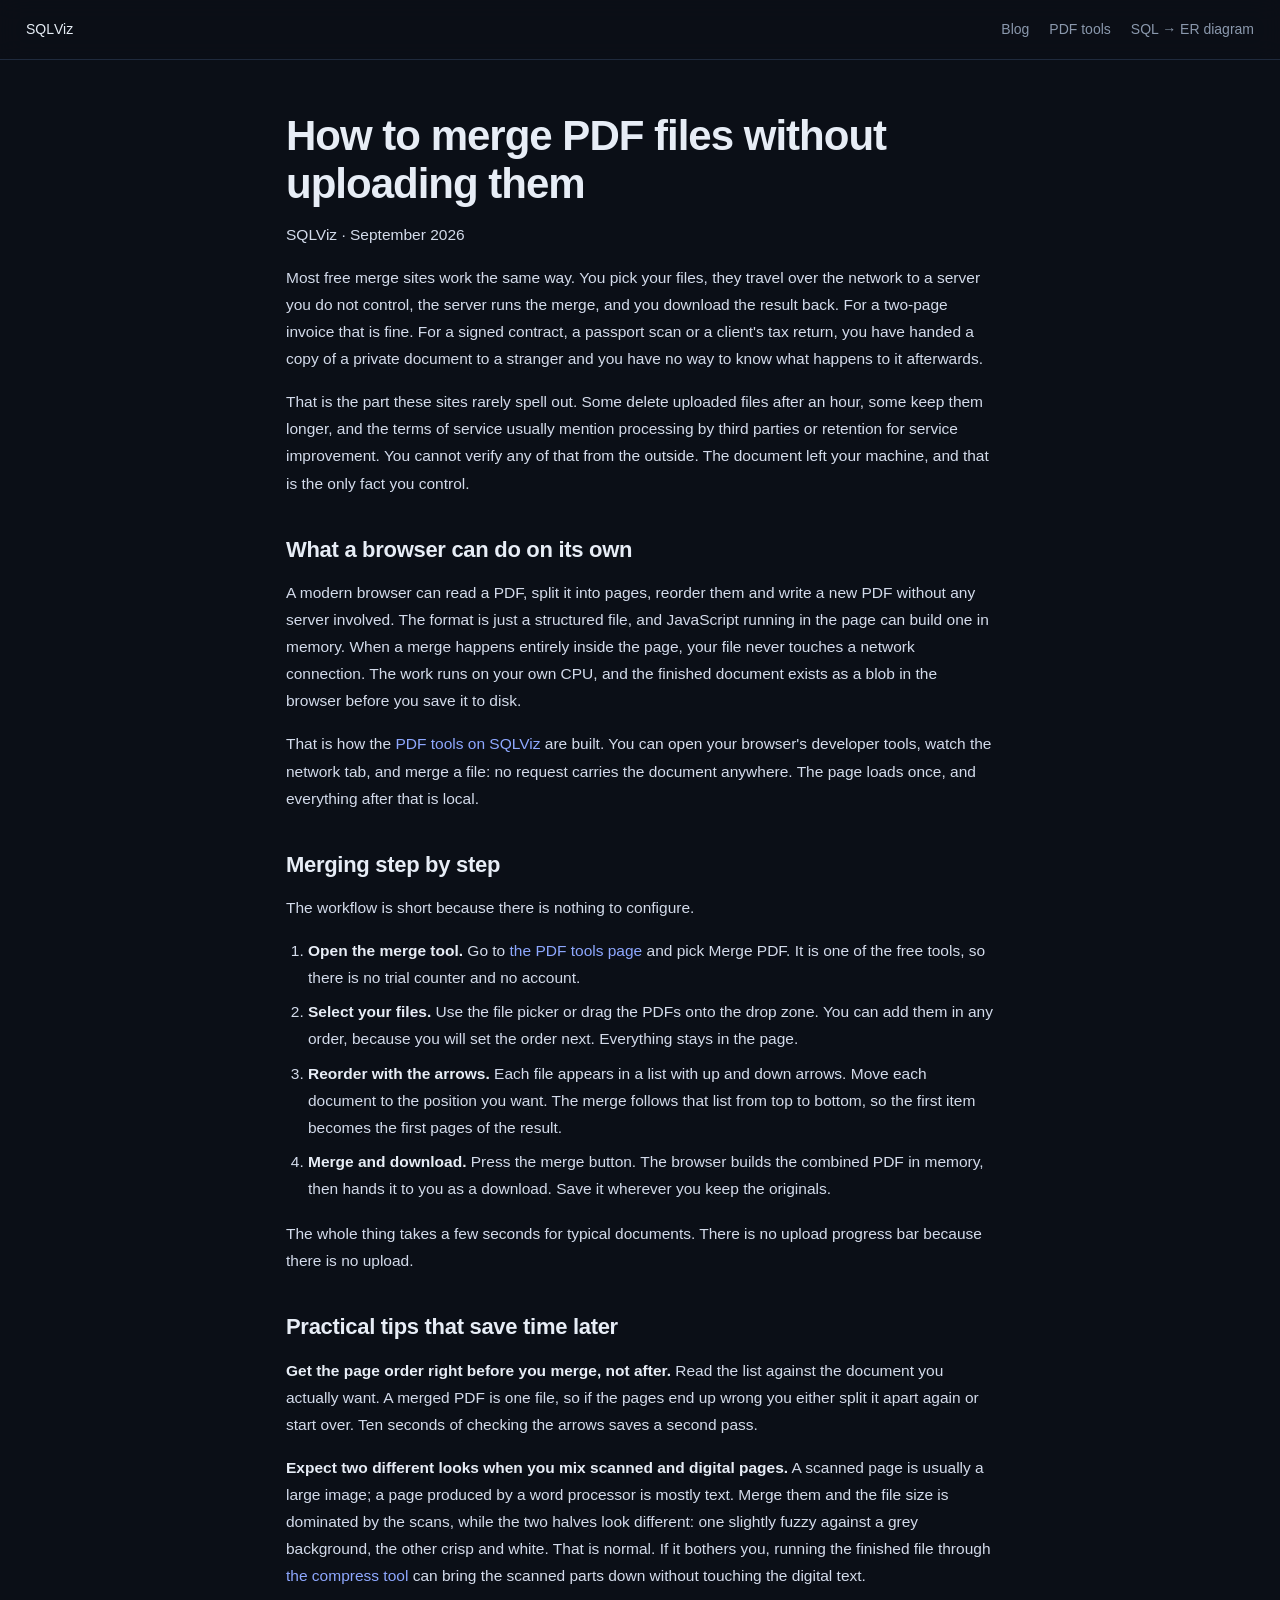
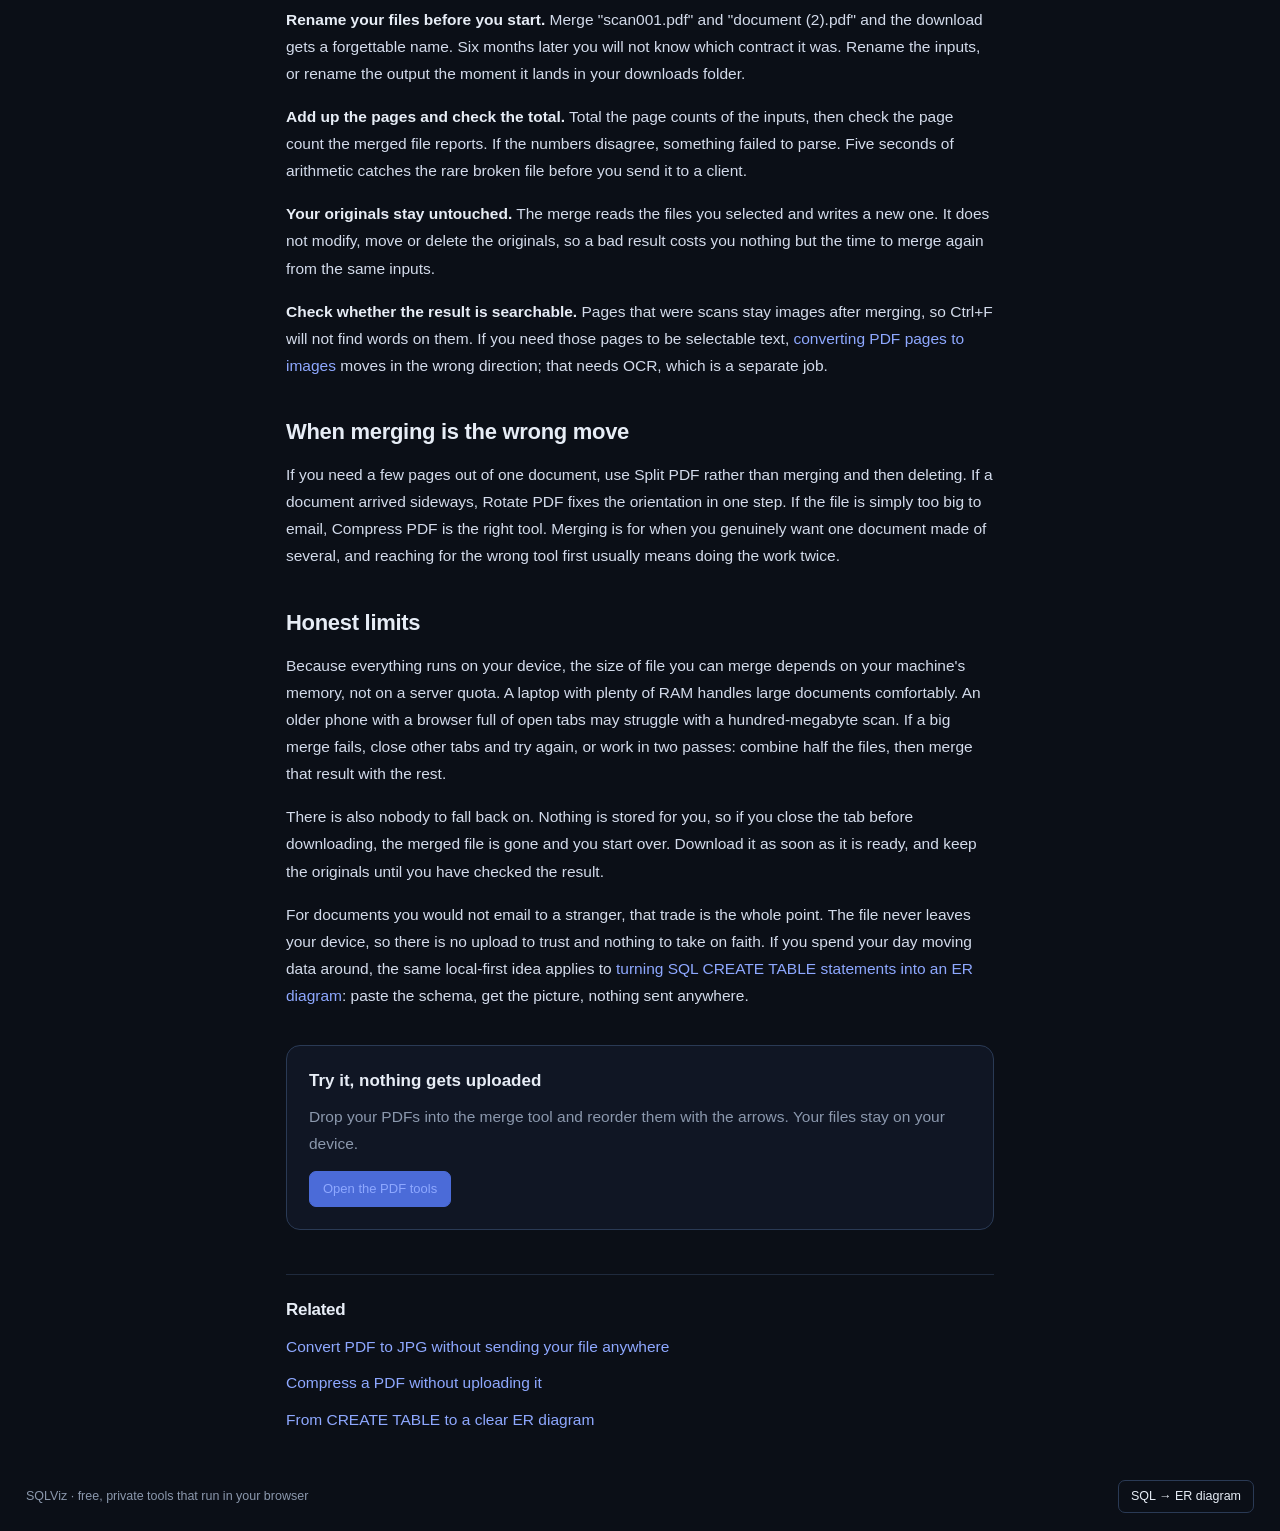
<file: blog/merge-pdf-without-upload.html>
<!DOCTYPE html>
<html lang="en">
<head>
  <meta charset="UTF-8" />
  <meta name="viewport" content="width=device-width, initial-scale=1.0" />
  <title>How to merge PDF files without uploading them | SQLViz</title>
  <meta name="description" content="Merge several PDFs into one without uploading them. How browser-based merging works, how to get the page order right, and what to watch out for." />
  <link rel="canonical" href="https://sqlviz.app/blog/merge-pdf-without-upload.html" />
  <meta property="og:type" content="article" />
  <meta property="og:title" content="How to merge PDF files without uploading them" />
  <meta property="og:description" content="Merge several PDFs into one without uploading them." />
  <meta property="og:url" content="https://sqlviz.app/blog/merge-pdf-without-upload.html" />
  <meta name="twitter:card" content="summary" />
  <script type="application/ld+json">{"@context":"https://schema.org","@type":"Article","headline":"How to merge PDF files without uploading them","description":"Merge several PDFs into one without uploading them.","url":"https://sqlviz.app/blog/merge-pdf-without-upload.html","author":{"@type":"Organization","name":"SQLViz"},"publisher":{"@type":"Organization","name":"SQLViz"},"mainEntityOfPage":{"@type":"WebPage","@id":"https://sqlviz.app/blog/merge-pdf-without-upload.html"}}</script>
  <link rel="icon" href="data:image/svg+xml,%3Csvg xmlns='http://www.w3.org/2000/svg' viewBox='0 0 32 32'%3E%3Crect width='32' height='32' rx='7' fill='%234b6bd8'/%3E%3Ctext x='16' y='22' font-family='monospace' font-size='17' font-weight='bold' fill='white' text-anchor='middle'%3EDB%3C/text%3E%3C/svg%3E" />
  <link rel="stylesheet" href="../styles.css" />
  <link rel="stylesheet" href="blog.css" />
</head>
<body id="top">
  <nav class="nav">
    <a class="nav-brand" href="../">SQL<span class="accent">Viz</span></a>
    <div class="nav-links">
      <a href="index.html">Blog</a>
      <a href="../pdf-tools/">PDF tools</a>
      <a href="../">SQL → ER diagram</a>
    </div>
  </nav>

  <article class="post">
    <h1>How to merge PDF files without uploading them</h1>
    <p class="post-meta">SQLViz · September 2026</p>

    <p>Most free merge sites work the same way. You pick your files, they travel over the network to a server you do not control, the server runs the merge, and you download the result back. For a two-page invoice that is fine. For a signed contract, a passport scan or a client's tax return, you have handed a copy of a private document to a stranger and you have no way to know what happens to it afterwards.</p>

    <p>That is the part these sites rarely spell out. Some delete uploaded files after an hour, some keep them longer, and the terms of service usually mention processing by third parties or retention for service improvement. You cannot verify any of that from the outside. The document left your machine, and that is the only fact you control.</p>

    <h2>What a browser can do on its own</h2>

    <p>A modern browser can read a PDF, split it into pages, reorder them and write a new PDF without any server involved. The format is just a structured file, and JavaScript running in the page can build one in memory. When a merge happens entirely inside the page, your file never touches a network connection. The work runs on your own CPU, and the finished document exists as a blob in the browser before you save it to disk.</p>

    <p>That is how the <a href="../pdf-tools/">PDF tools on SQLViz</a> are built. You can open your browser's developer tools, watch the network tab, and merge a file: no request carries the document anywhere. The page loads once, and everything after that is local.</p>

    <h2>Merging step by step</h2>

    <p>The workflow is short because there is nothing to configure.</p>

    <ol>
      <li><strong>Open the merge tool.</strong> Go to <a href="../pdf-tools/">the PDF tools page</a> and pick Merge PDF. It is one of the free tools, so there is no trial counter and no account.</li>
      <li><strong>Select your files.</strong> Use the file picker or drag the PDFs onto the drop zone. You can add them in any order, because you will set the order next. Everything stays in the page.</li>
      <li><strong>Reorder with the arrows.</strong> Each file appears in a list with up and down arrows. Move each document to the position you want. The merge follows that list from top to bottom, so the first item becomes the first pages of the result.</li>
      <li><strong>Merge and download.</strong> Press the merge button. The browser builds the combined PDF in memory, then hands it to you as a download. Save it wherever you keep the originals.</li>
    </ol>

    <p>The whole thing takes a few seconds for typical documents. There is no upload progress bar because there is no upload.</p>

    <h2>Practical tips that save time later</h2>

    <p><strong>Get the page order right before you merge, not after.</strong> Read the list against the document you actually want. A merged PDF is one file, so if the pages end up wrong you either split it apart again or start over. Ten seconds of checking the arrows saves a second pass.</p>

    <p><strong>Expect two different looks when you mix scanned and digital pages.</strong> A scanned page is usually a large image; a page produced by a word processor is mostly text. Merge them and the file size is dominated by the scans, while the two halves look different: one slightly fuzzy against a grey background, the other crisp and white. That is normal. If it bothers you, running the finished file through <a href="compress-pdf-private.html">the compress tool</a> can bring the scanned parts down without touching the digital text.</p>

    <p><strong>Rename your files before you start.</strong> Merge "scan001.pdf" and "document (2).pdf" and the download gets a forgettable name. Six months later you will not know which contract it was. Rename the inputs, or rename the output the moment it lands in your downloads folder.</p>

    <p><strong>Add up the pages and check the total.</strong> Total the page counts of the inputs, then check the page count the merged file reports. If the numbers disagree, something failed to parse. Five seconds of arithmetic catches the rare broken file before you send it to a client.</p>

    <p><strong>Your originals stay untouched.</strong> The merge reads the files you selected and writes a new one. It does not modify, move or delete the originals, so a bad result costs you nothing but the time to merge again from the same inputs.</p>

    <p><strong>Check whether the result is searchable.</strong> Pages that were scans stay images after merging, so Ctrl+F will not find words on them. If you need those pages to be selectable text, <a href="pdf-to-jpg-private.html">converting PDF pages to images</a> moves in the wrong direction; that needs OCR, which is a separate job.</p>

    <h2>When merging is the wrong move</h2>

    <p>If you need a few pages out of one document, use Split PDF rather than merging and then deleting. If a document arrived sideways, Rotate PDF fixes the orientation in one step. If the file is simply too big to email, Compress PDF is the right tool. Merging is for when you genuinely want one document made of several, and reaching for the wrong tool first usually means doing the work twice.</p>

    <h2>Honest limits</h2>

    <p>Because everything runs on your device, the size of file you can merge depends on your machine's memory, not on a server quota. A laptop with plenty of RAM handles large documents comfortably. An older phone with a browser full of open tabs may struggle with a hundred-megabyte scan. If a big merge fails, close other tabs and try again, or work in two passes: combine half the files, then merge that result with the rest.</p>

    <p>There is also nobody to fall back on. Nothing is stored for you, so if you close the tab before downloading, the merged file is gone and you start over. Download it as soon as it is ready, and keep the originals until you have checked the result.</p>

    <p>For documents you would not email to a stranger, that trade is the whole point. The file never leaves your device, so there is no upload to trust and nothing to take on faith. If you spend your day moving data around, the same local-first idea applies to <a href="../">turning SQL CREATE TABLE statements into an ER diagram</a>: paste the schema, get the picture, nothing sent anywhere.</p>

    <div class="post-cta">
      <h3>Try it, nothing gets uploaded</h3>
      <p>Drop your PDFs into the merge tool and reorder them with the arrows. Your files stay on your device.</p>
      <a class="btn btn-primary" href="../pdf-tools/">Open the PDF tools</a>
    </div>

    <div class="post-related">
      <h2>Related</h2>
      <ul>
        <li><a href="pdf-to-jpg-private.html">Convert PDF to JPG without sending your file anywhere</a></li>
        <li><a href="compress-pdf-private.html">Compress a PDF without uploading it</a></li>
        <li><a href="sql-to-er-diagram.html">From CREATE TABLE to a clear ER diagram</a></li>
      </ul>
    </div>
  </article>

  <footer class="foot">
    <span>SQLViz · free, private tools that run in your browser</span>
    <a class="support-btn" href="../">SQL → ER diagram</a>
  </footer>
  <!-- Cookie-free page counter: aggregate only, no cookies, no personal data -->
  <script>
  (function () {
    try {
      fetch('https://ghostwhite-dragonfly-572429.hostingersite.com/api/hit', {
        method: 'POST',
        headers: { 'Content-Type': 'application/json' },
        body: JSON.stringify({ path: location.pathname }),
        keepalive: true
      }).catch(function () {});
    } catch (e) {}
  })();
  </script>
</body>
</html>
</file>
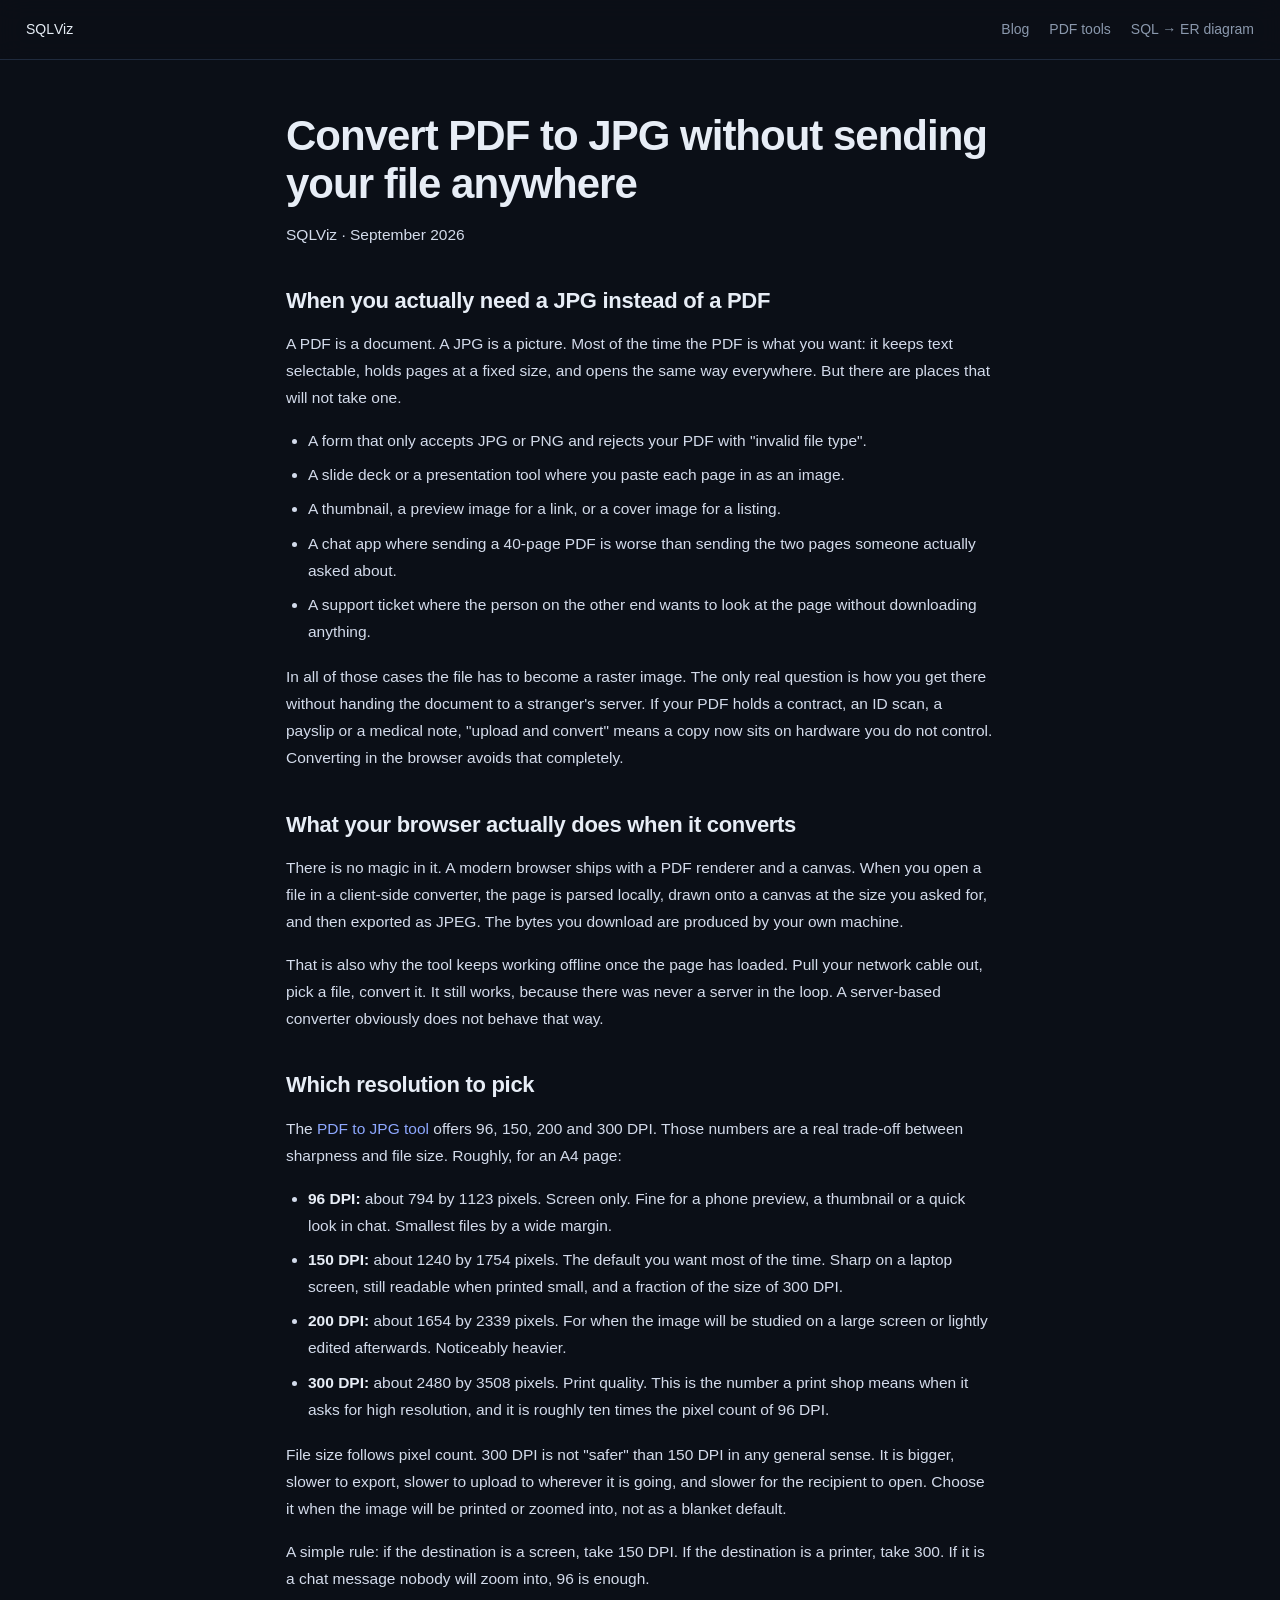
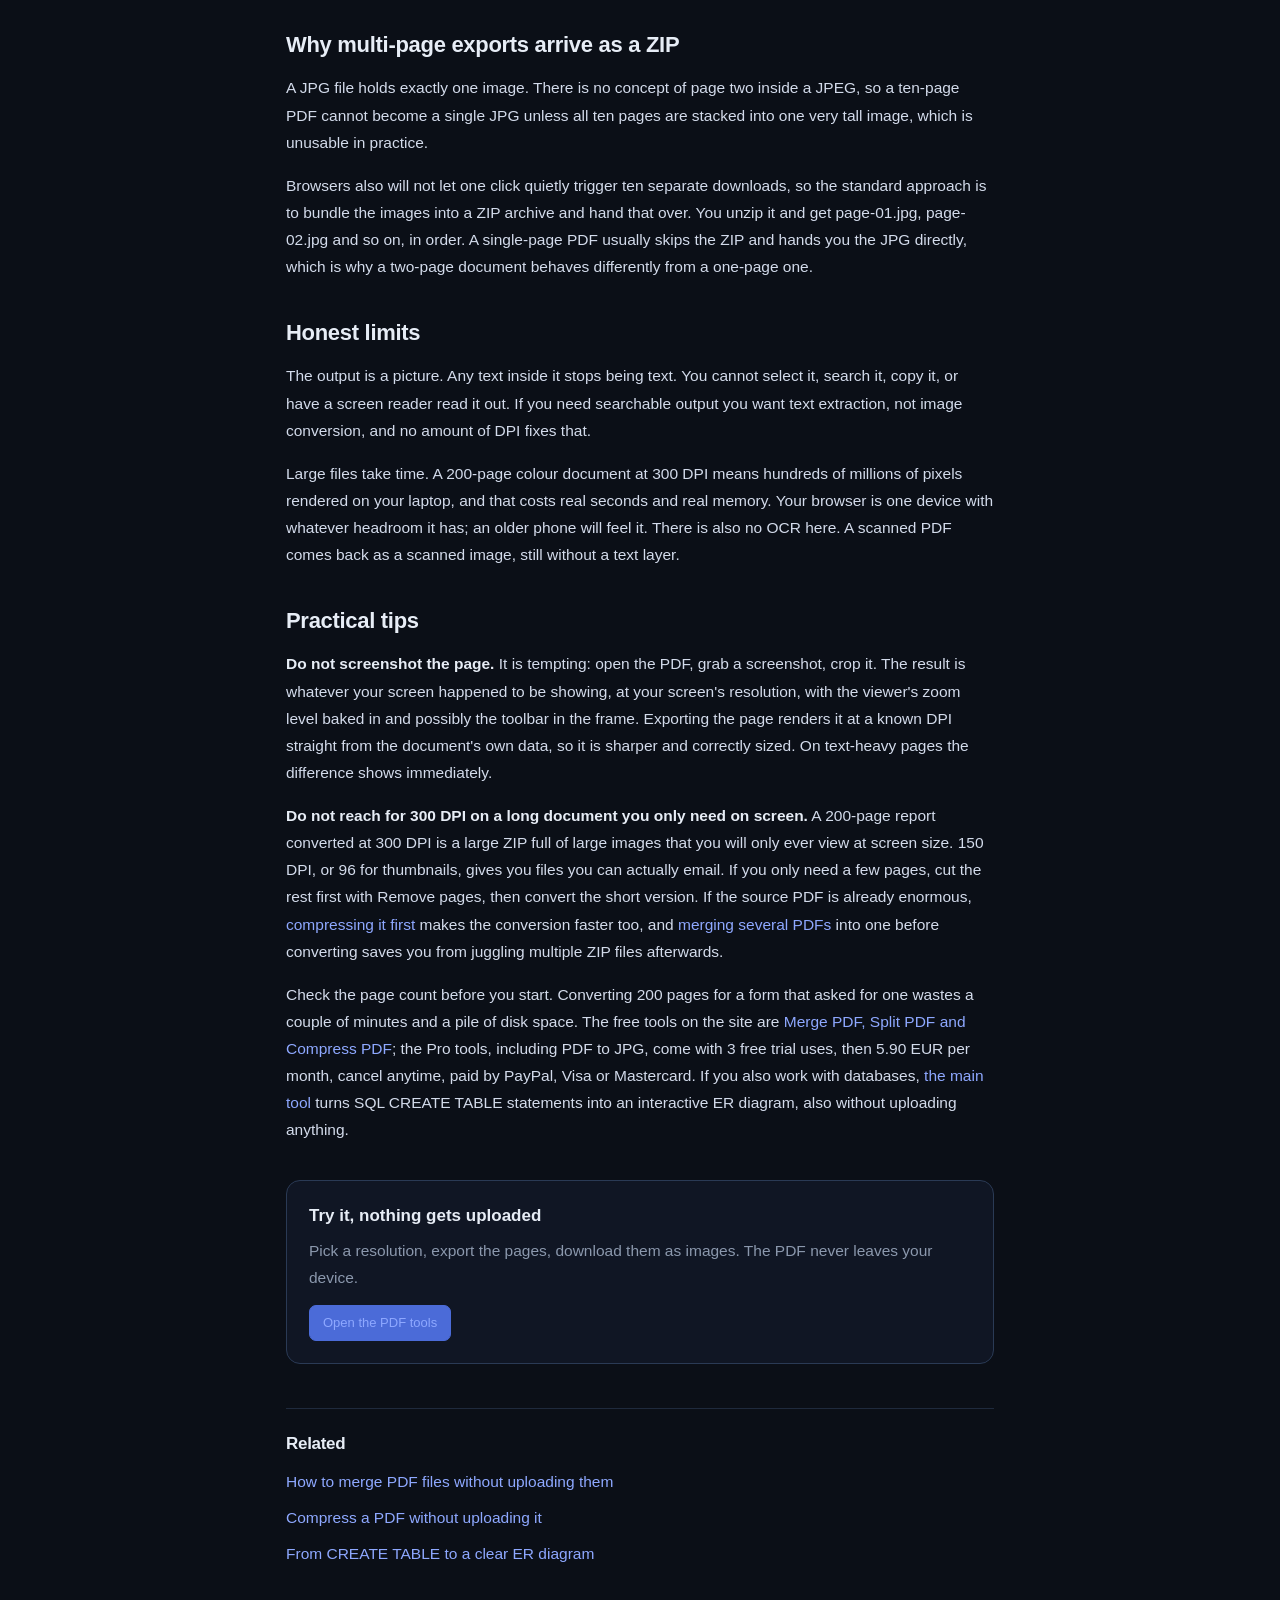
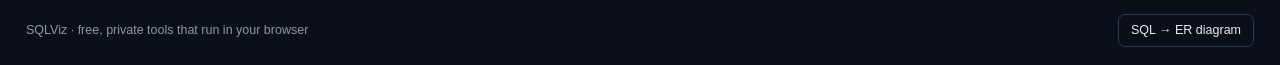
<file: blog/pdf-to-jpg-private.html>
<!DOCTYPE html>
<html lang="en">
<head>
  <meta charset="UTF-8" />
  <meta name="viewport" content="width=device-width, initial-scale=1.0" />
  <title>Convert PDF to JPG without sending your file anywhere | SQLViz</title>
  <meta name="description" content="Turn PDF pages into JPG images in your browser. What resolution to pick, when images beat PDFs, and the limits of client-side rendering." />
  <link rel="canonical" href="https://sqlviz.app/blog/pdf-to-jpg-private.html" />
  <meta property="og:type" content="article" />
  <meta property="og:title" content="Convert PDF to JPG without sending your file anywhere" />
  <meta property="og:description" content="Turn PDF pages into JPG images in your browser." />
  <meta property="og:url" content="https://sqlviz.app/blog/pdf-to-jpg-private.html" />
  <meta name="twitter:card" content="summary" />
  <script type="application/ld+json">{"@context":"https://schema.org","@type":"Article","headline":"Convert PDF to JPG without sending your file anywhere","description":"Turn PDF pages into JPG images in your browser.","url":"https://sqlviz.app/blog/pdf-to-jpg-private.html","author":{"@type":"Organization","name":"SQLViz"},"publisher":{"@type":"Organization","name":"SQLViz"},"mainEntityOfPage":{"@type":"WebPage","@id":"https://sqlviz.app/blog/pdf-to-jpg-private.html"}}</script>
  <link rel="icon" href="data:image/svg+xml,%3Csvg xmlns='http://www.w3.org/2000/svg' viewBox='0 0 32 32'%3E%3Crect width='32' height='32' rx='7' fill='%234b6bd8'/%3E%3Ctext x='16' y='22' font-family='monospace' font-size='17' font-weight='bold' fill='white' text-anchor='middle'%3EDB%3C/text%3E%3C/svg%3E" />
  <link rel="stylesheet" href="../styles.css" />
  <link rel="stylesheet" href="blog.css" />
</head>
<body id="top">
  <nav class="nav">
    <a class="nav-brand" href="../">SQL<span class="accent">Viz</span></a>
    <div class="nav-links">
      <a href="index.html">Blog</a>
      <a href="../pdf-tools/">PDF tools</a>
      <a href="../">SQL → ER diagram</a>
    </div>
  </nav>

  <article class="post">
    <h1>Convert PDF to JPG without sending your file anywhere</h1>
    <p class="post-meta">SQLViz · September 2026</p>

    <h2>When you actually need a JPG instead of a PDF</h2>
    <p>A PDF is a document. A JPG is a picture. Most of the time the PDF is what you want: it keeps text selectable, holds pages at a fixed size, and opens the same way everywhere. But there are places that will not take one.</p>
    <ul>
      <li>A form that only accepts JPG or PNG and rejects your PDF with "invalid file type".</li>
      <li>A slide deck or a presentation tool where you paste each page in as an image.</li>
      <li>A thumbnail, a preview image for a link, or a cover image for a listing.</li>
      <li>A chat app where sending a 40-page PDF is worse than sending the two pages someone actually asked about.</li>
      <li>A support ticket where the person on the other end wants to look at the page without downloading anything.</li>
    </ul>
    <p>In all of those cases the file has to become a raster image. The only real question is how you get there without handing the document to a stranger's server. If your PDF holds a contract, an ID scan, a payslip or a medical note, "upload and convert" means a copy now sits on hardware you do not control. Converting in the browser avoids that completely.</p>

    <h2>What your browser actually does when it converts</h2>
    <p>There is no magic in it. A modern browser ships with a PDF renderer and a canvas. When you open a file in a client-side converter, the page is parsed locally, drawn onto a canvas at the size you asked for, and then exported as JPEG. The bytes you download are produced by your own machine.</p>
    <p>That is also why the tool keeps working offline once the page has loaded. Pull your network cable out, pick a file, convert it. It still works, because there was never a server in the loop. A server-based converter obviously does not behave that way.</p>

    <h2>Which resolution to pick</h2>
    <p>The <a href="../pdf-tools/">PDF to JPG tool</a> offers 96, 150, 200 and 300 DPI. Those numbers are a real trade-off between sharpness and file size. Roughly, for an A4 page:</p>
    <ul>
      <li><strong>96 DPI:</strong> about 794 by 1123 pixels. Screen only. Fine for a phone preview, a thumbnail or a quick look in chat. Smallest files by a wide margin.</li>
      <li><strong>150 DPI:</strong> about 1240 by 1754 pixels. The default you want most of the time. Sharp on a laptop screen, still readable when printed small, and a fraction of the size of 300 DPI.</li>
      <li><strong>200 DPI:</strong> about 1654 by 2339 pixels. For when the image will be studied on a large screen or lightly edited afterwards. Noticeably heavier.</li>
      <li><strong>300 DPI:</strong> about 2480 by 3508 pixels. Print quality. This is the number a print shop means when it asks for high resolution, and it is roughly ten times the pixel count of 96 DPI.</li>
    </ul>
    <p>File size follows pixel count. 300 DPI is not "safer" than 150 DPI in any general sense. It is bigger, slower to export, slower to upload to wherever it is going, and slower for the recipient to open. Choose it when the image will be printed or zoomed into, not as a blanket default.</p>
    <p>A simple rule: if the destination is a screen, take 150 DPI. If the destination is a printer, take 300. If it is a chat message nobody will zoom into, 96 is enough.</p>

    <h2>Why multi-page exports arrive as a ZIP</h2>
    <p>A JPG file holds exactly one image. There is no concept of page two inside a JPEG, so a ten-page PDF cannot become a single JPG unless all ten pages are stacked into one very tall image, which is unusable in practice.</p>
    <p>Browsers also will not let one click quietly trigger ten separate downloads, so the standard approach is to bundle the images into a ZIP archive and hand that over. You unzip it and get page-01.jpg, page-02.jpg and so on, in order. A single-page PDF usually skips the ZIP and hands you the JPG directly, which is why a two-page document behaves differently from a one-page one.</p>

    <h2>Honest limits</h2>
    <p>The output is a picture. Any text inside it stops being text. You cannot select it, search it, copy it, or have a screen reader read it out. If you need searchable output you want text extraction, not image conversion, and no amount of DPI fixes that.</p>
    <p>Large files take time. A 200-page colour document at 300 DPI means hundreds of millions of pixels rendered on your laptop, and that costs real seconds and real memory. Your browser is one device with whatever headroom it has; an older phone will feel it. There is also no OCR here. A scanned PDF comes back as a scanned image, still without a text layer.</p>

    <h2>Practical tips</h2>
    <p><strong>Do not screenshot the page.</strong> It is tempting: open the PDF, grab a screenshot, crop it. The result is whatever your screen happened to be showing, at your screen's resolution, with the viewer's zoom level baked in and possibly the toolbar in the frame. Exporting the page renders it at a known DPI straight from the document's own data, so it is sharper and correctly sized. On text-heavy pages the difference shows immediately.</p>
    <p><strong>Do not reach for 300 DPI on a long document you only need on screen.</strong> A 200-page report converted at 300 DPI is a large ZIP full of large images that you will only ever view at screen size. 150 DPI, or 96 for thumbnails, gives you files you can actually email. If you only need a few pages, cut the rest first with Remove pages, then convert the short version. If the source PDF is already enormous, <a href="compress-pdf-private.html">compressing it first</a> makes the conversion faster too, and <a href="merge-pdf-without-upload.html">merging several PDFs</a> into one before converting saves you from juggling multiple ZIP files afterwards.</p>
    <p>Check the page count before you start. Converting 200 pages for a form that asked for one wastes a couple of minutes and a pile of disk space. The free tools on the site are <a href="../pdf-tools/">Merge PDF, Split PDF and Compress PDF</a>; the Pro tools, including PDF to JPG, come with 3 free trial uses, then 5.90 EUR per month, cancel anytime, paid by PayPal, Visa or Mastercard. If you also work with databases, <a href="../">the main tool</a> turns SQL CREATE TABLE statements into an interactive ER diagram, also without uploading anything.</p>

    <div class="post-cta">
      <h3>Try it, nothing gets uploaded</h3>
      <p>Pick a resolution, export the pages, download them as images. The PDF never leaves your device.</p>
      <a class="btn btn-primary" href="../pdf-tools/">Open the PDF tools</a>
    </div>

    <div class="post-related">
      <h2>Related</h2>
      <ul>
        <li><a href="merge-pdf-without-upload.html">How to merge PDF files without uploading them</a></li>
        <li><a href="compress-pdf-private.html">Compress a PDF without uploading it</a></li>
        <li><a href="sql-to-er-diagram.html">From CREATE TABLE to a clear ER diagram</a></li>
      </ul>
    </div>
  </article>

  <footer class="foot">
    <span>SQLViz · free, private tools that run in your browser</span>
    <a class="support-btn" href="../">SQL → ER diagram</a>
  </footer>
  <!-- Cookie-free page counter: aggregate only, no cookies, no personal data -->
  <script>
  (function () {
    try {
      fetch('https://ghostwhite-dragonfly-572429.hostingersite.com/api/hit', {
        method: 'POST',
        headers: { 'Content-Type': 'application/json' },
        body: JSON.stringify({ path: location.pathname }),
        keepalive: true
      }).catch(function () {});
    } catch (e) {}
  })();
  </script>
</body>
</html>
</file>
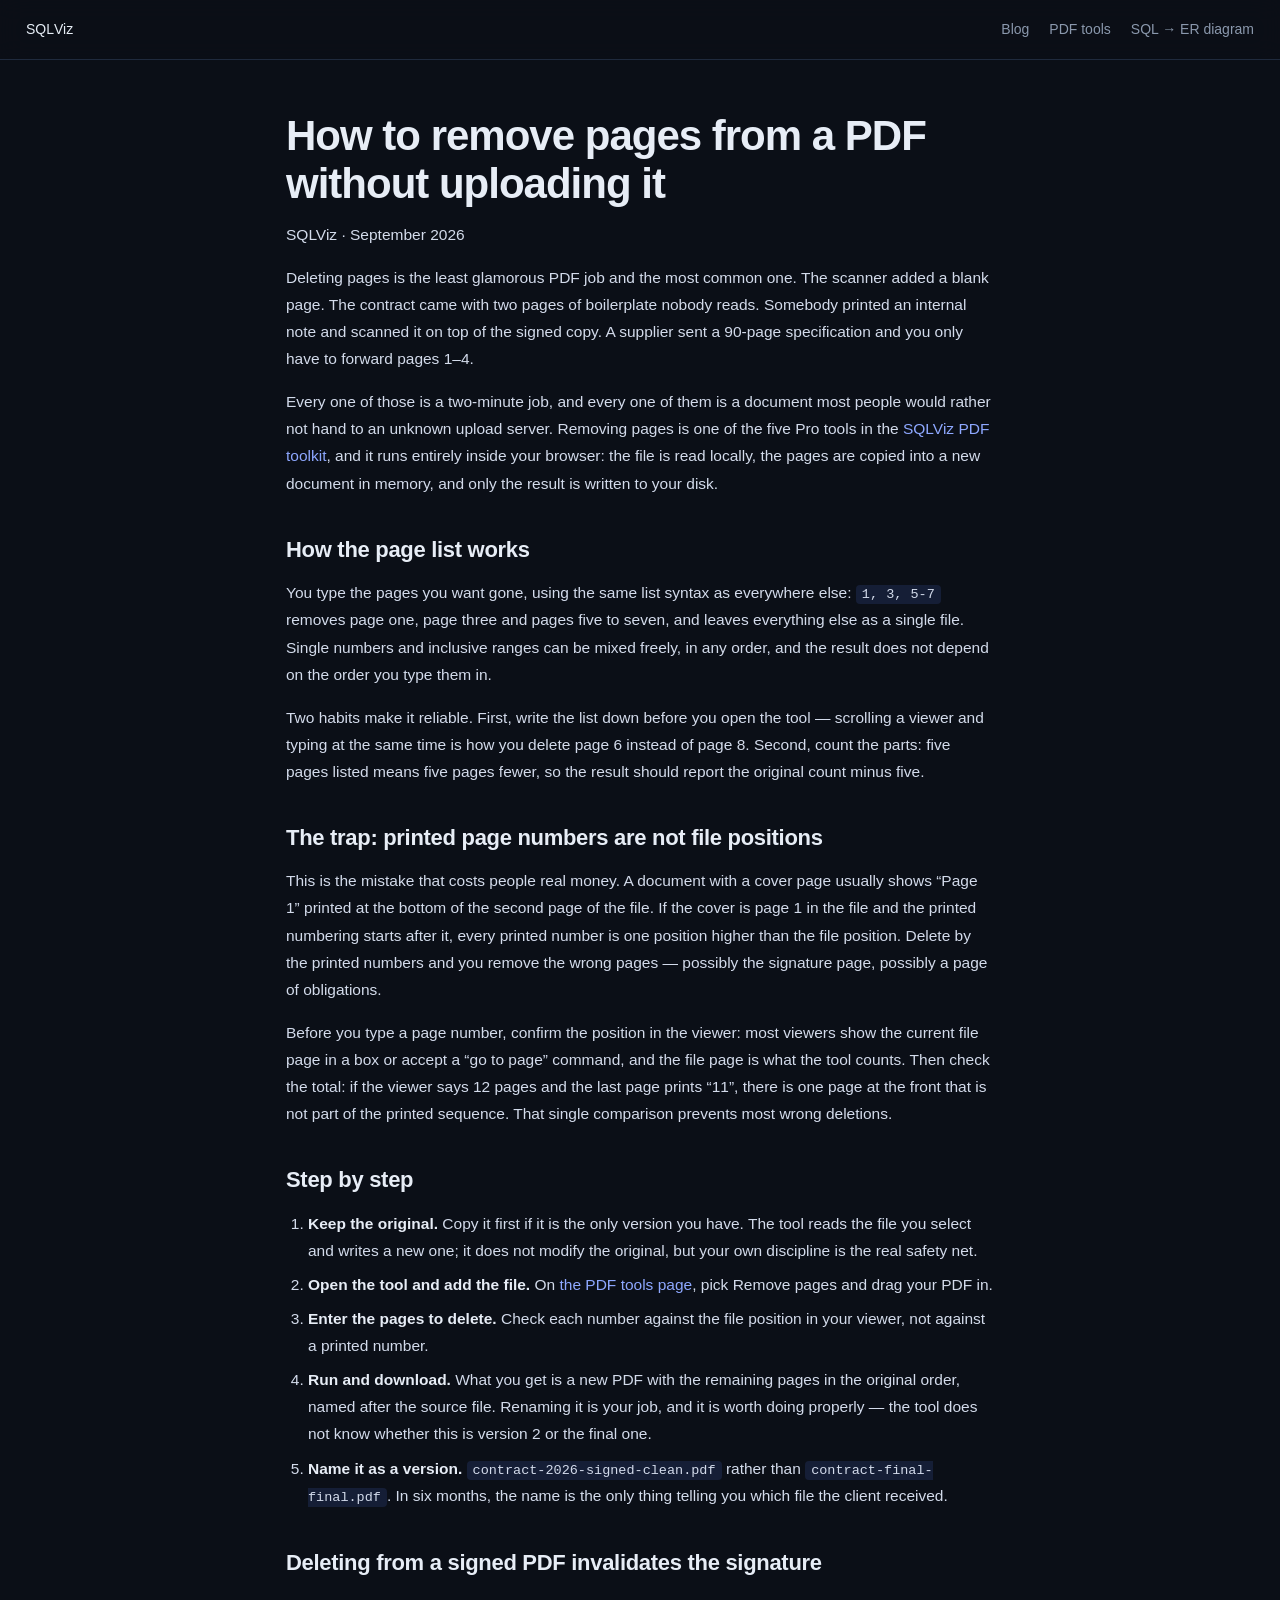
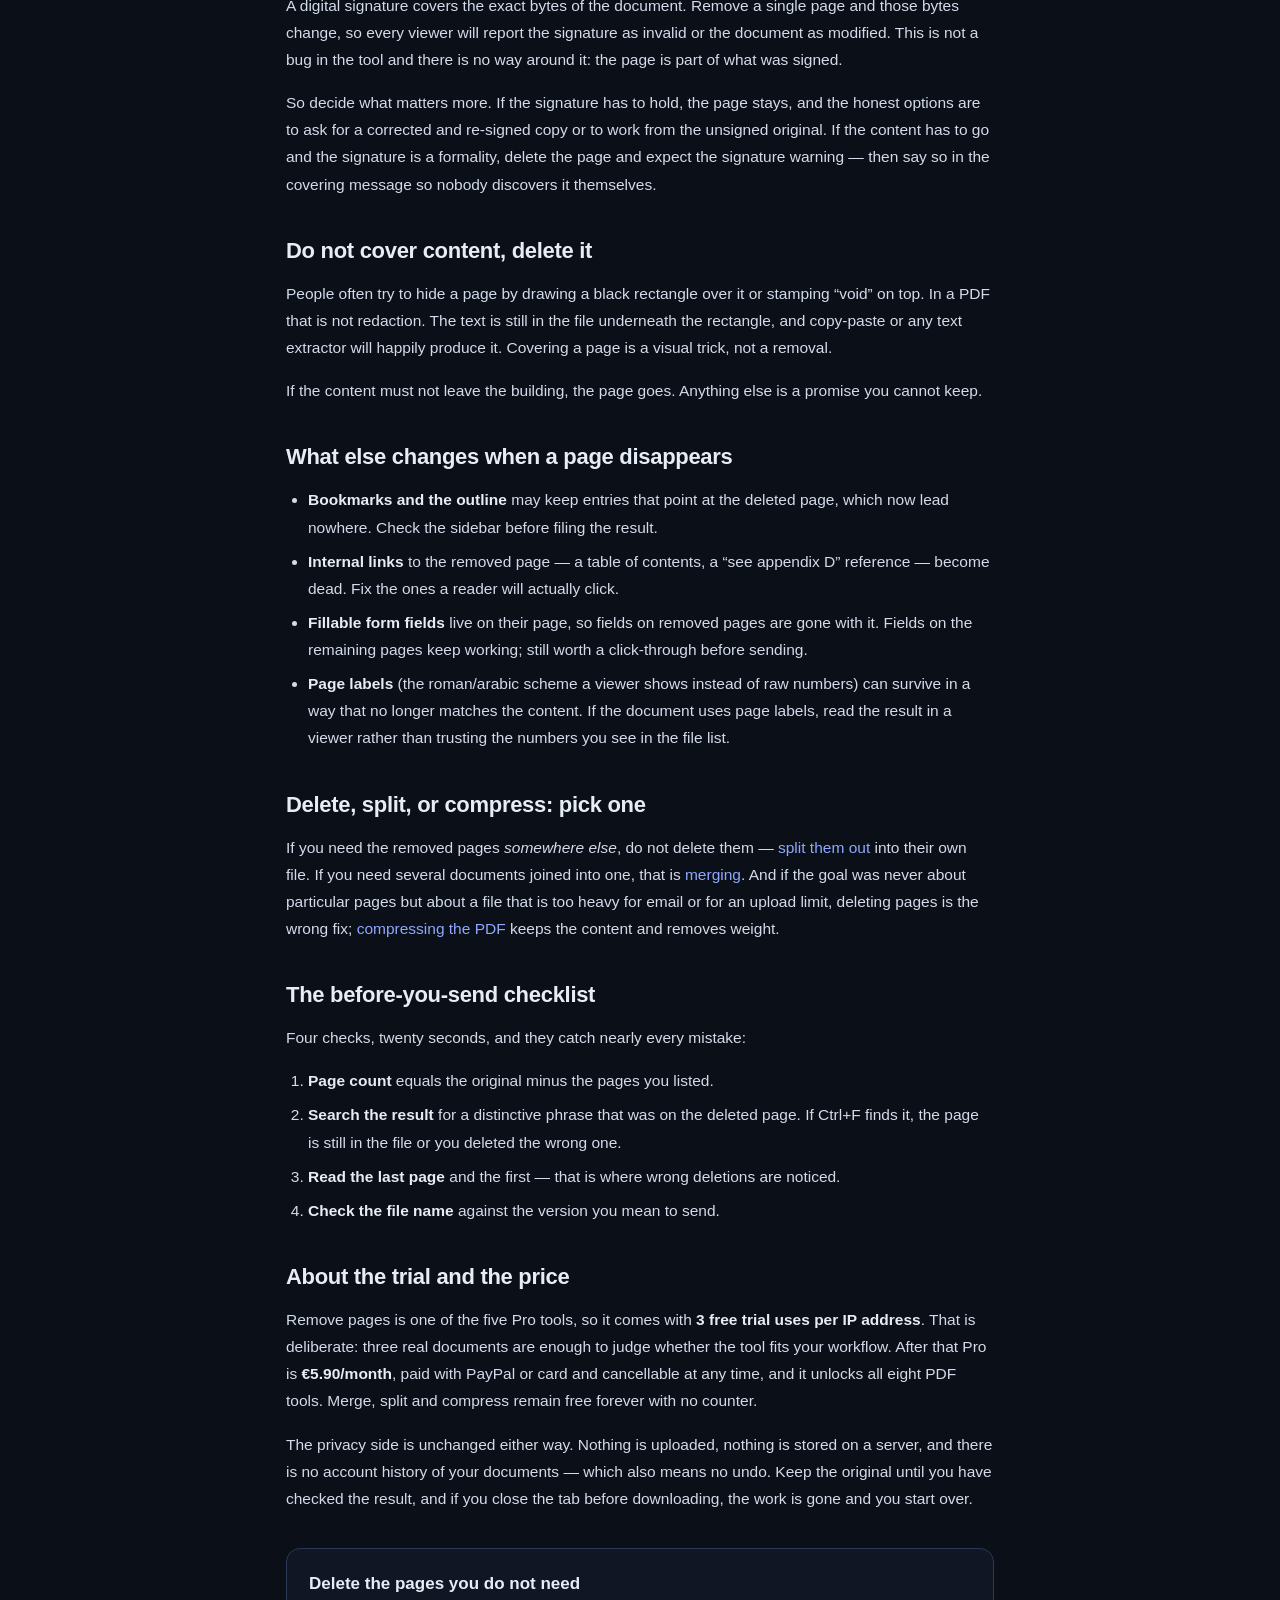
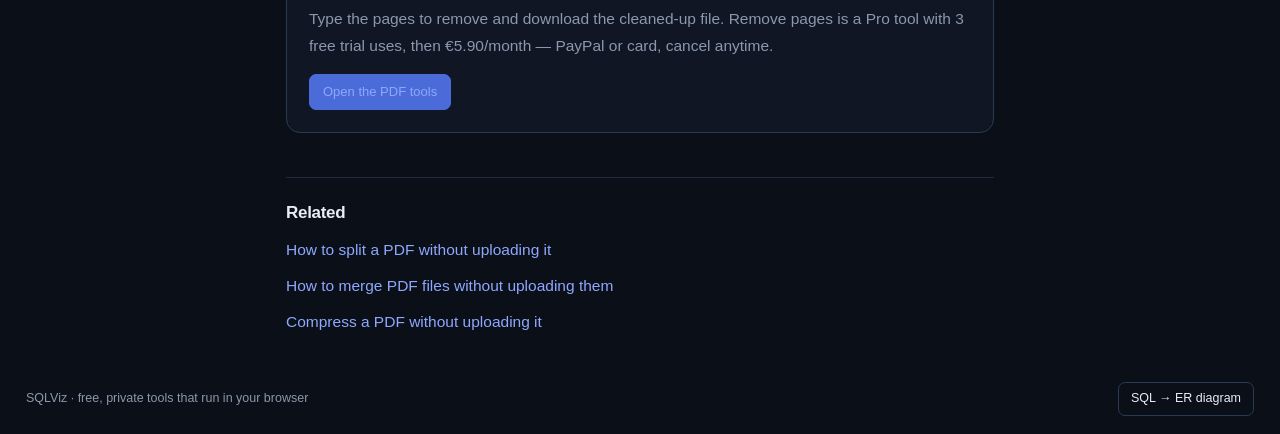
<file: blog/remove-pages-from-pdf-private.html>
<!DOCTYPE html>
<html lang="en">
<head>
  <meta charset="UTF-8" />
  <meta name="viewport" content="width=device-width, initial-scale=1.0" />
  <title>How to remove pages from a PDF without uploading it | SQLViz</title>
  <meta name="description" content="Delete the pages you do not need from a PDF in the browser. The page list syntax, the printed-numbering trap, and why a signed PDF breaks." />
  <link rel="canonical" href="https://sqlviz.app/blog/remove-pages-from-pdf-private.html" />
  <meta property="og:type" content="article" />
  <meta property="og:title" content="How to remove pages from a PDF without uploading it" />
  <meta property="og:description" content="Delete pages from a PDF without uploading the file." />
  <meta property="og:url" content="https://sqlviz.app/blog/remove-pages-from-pdf-private.html" />
  <meta name="twitter:card" content="summary" />
  <script type="application/ld+json">{"@context": "https://schema.org", "@type": "Article", "headline": "How to remove pages from a PDF without uploading it", "description": "Delete the pages you do not need from a PDF in the browser. The page list syntax, the printed-numbering trap, and why a signed PDF breaks.", "url": "https://sqlviz.app/blog/remove-pages-from-pdf-private.html", "author": {"@type": "Organization", "name": "SQLViz"}, "publisher": {"@type": "Organization", "name": "SQLViz"}, "mainEntityOfPage": {"@type": "WebPage", "@id": "https://sqlviz.app/blog/remove-pages-from-pdf-private.html"}}</script>
  <link rel="icon" href="data:image/svg+xml,%3Csvg xmlns='http://www.w3.org/2000/svg' viewBox='0 0 32 32'%3E%3Crect width='32' height='32' rx='7' fill='%234b6bd8'/%3E%3Ctext x='16' y='22' font-family='monospace' font-size='17' font-weight='bold' fill='white' text-anchor='middle'%3EDB%3C/text%3E%3C/svg%3E" />
  <link rel="stylesheet" href="../styles.css" />
  <link rel="stylesheet" href="blog.css" />
</head>
<body id="top">
  <nav class="nav">
    <a class="nav-brand" href="../">SQL<span class="accent">Viz</span></a>
    <div class="nav-links">
      <a href="index.html">Blog</a>
      <a href="../pdf-tools/">PDF tools</a>
      <a href="../">SQL &rarr; ER diagram</a>
    </div>
  </nav>

  <article class="post">
    <h1>How to remove pages from a PDF without uploading it</h1>
    <p class="post-meta">SQLViz &middot; September 2026</p>

    <p>Deleting pages is the least glamorous PDF job and the most common one. The scanner added a blank page. The contract came with two pages of boilerplate nobody reads. Somebody printed an internal note and scanned it on top of the signed copy. A supplier sent a 90-page specification and you only have to forward pages 1&ndash;4.</p>

    <p>Every one of those is a two-minute job, and every one of them is a document most people would rather not hand to an unknown upload server. Removing pages is one of the five Pro tools in the <a href="../pdf-tools/">SQLViz PDF toolkit</a>, and it runs entirely inside your browser: the file is read locally, the pages are copied into a new document in memory, and only the result is written to your disk.</p>

    <h2>How the page list works</h2>

    <p>You type the pages you want gone, using the same list syntax as everywhere else: <code>1, 3, 5-7</code> removes page one, page three and pages five to seven, and leaves everything else as a single file. Single numbers and inclusive ranges can be mixed freely, in any order, and the result does not depend on the order you type them in.</p>

    <p>Two habits make it reliable. First, write the list down before you open the tool &mdash; scrolling a viewer and typing at the same time is how you delete page 6 instead of page 8. Second, count the parts: five pages listed means five pages fewer, so the result should report the original count minus five.</p>

    <h2>The trap: printed page numbers are not file positions</h2>

    <p>This is the mistake that costs people real money. A document with a cover page usually shows &ldquo;Page 1&rdquo; printed at the bottom of the second page of the file. If the cover is page 1 in the file and the printed numbering starts after it, every printed number is one position higher than the file position. Delete by the printed numbers and you remove the wrong pages &mdash; possibly the signature page, possibly a page of obligations.</p>

    <p>Before you type a page number, confirm the position in the viewer: most viewers show the current file page in a box or accept a &ldquo;go to page&rdquo; command, and the file page is what the tool counts. Then check the total: if the viewer says 12 pages and the last page prints &ldquo;11&rdquo;, there is one page at the front that is not part of the printed sequence. That single comparison prevents most wrong deletions.</p>

    <h2>Step by step</h2>

    <ol>
      <li><strong>Keep the original.</strong> Copy it first if it is the only version you have. The tool reads the file you select and writes a new one; it does not modify the original, but your own discipline is the real safety net.</li>
      <li><strong>Open the tool and add the file.</strong> On <a href="../pdf-tools/">the PDF tools page</a>, pick Remove pages and drag your PDF in.</li>
      <li><strong>Enter the pages to delete.</strong> Check each number against the file position in your viewer, not against a printed number.</li>
      <li><strong>Run and download.</strong> What you get is a new PDF with the remaining pages in the original order, named after the source file. Renaming it is your job, and it is worth doing properly &mdash; the tool does not know whether this is version 2 or the final one.</li>
      <li><strong>Name it as a version.</strong> <code>contract-2026-signed-clean.pdf</code> rather than <code>contract-final-final.pdf</code>. In six months, the name is the only thing telling you which file the client received.</li>
    </ol>

    <h2>Deleting from a signed PDF invalidates the signature</h2>

    <p>A digital signature covers the exact bytes of the document. Remove a single page and those bytes change, so every viewer will report the signature as invalid or the document as modified. This is not a bug in the tool and there is no way around it: the page is part of what was signed.</p>

    <p>So decide what matters more. If the signature has to hold, the page stays, and the honest options are to ask for a corrected and re-signed copy or to work from the unsigned original. If the content has to go and the signature is a formality, delete the page and expect the signature warning &mdash; then say so in the covering message so nobody discovers it themselves.</p>

    <h2>Do not cover content, delete it</h2>

    <p>People often try to hide a page by drawing a black rectangle over it or stamping &ldquo;void&rdquo; on top. In a PDF that is not redaction. The text is still in the file underneath the rectangle, and copy-paste or any text extractor will happily produce it. Covering a page is a visual trick, not a removal.</p>

    <p>If the content must not leave the building, the page goes. Anything else is a promise you cannot keep.</p>

    <h2>What else changes when a page disappears</h2>

    <ul>
      <li><strong>Bookmarks and the outline</strong> may keep entries that point at the deleted page, which now lead nowhere. Check the sidebar before filing the result.</li>
      <li><strong>Internal links</strong> to the removed page &mdash; a table of contents, a &ldquo;see appendix D&rdquo; reference &mdash; become dead. Fix the ones a reader will actually click.</li>
      <li><strong>Fillable form fields</strong> live on their page, so fields on removed pages are gone with it. Fields on the remaining pages keep working; still worth a click-through before sending.</li>
      <li><strong>Page labels</strong> (the roman/arabic scheme a viewer shows instead of raw numbers) can survive in a way that no longer matches the content. If the document uses page labels, read the result in a viewer rather than trusting the numbers you see in the file list.</li>
    </ul>

    <h2>Delete, split, or compress: pick one</h2>

    <p>If you need the removed pages <em>somewhere else</em>, do not delete them &mdash; <a href="split-pdf-without-upload.html">split them out</a> into their own file. If you need several documents joined into one, that is <a href="merge-pdf-without-upload.html">merging</a>. And if the goal was never about particular pages but about a file that is too heavy for email or for an upload limit, deleting pages is the wrong fix; <a href="compress-pdf-private.html">compressing the PDF</a> keeps the content and removes weight.</p>

    <h2>The before-you-send checklist</h2>

    <p>Four checks, twenty seconds, and they catch nearly every mistake:</p>

    <ol>
      <li><strong>Page count</strong> equals the original minus the pages you listed.</li>
      <li><strong>Search the result</strong> for a distinctive phrase that was on the deleted page. If Ctrl+F finds it, the page is still in the file or you deleted the wrong one.</li>
      <li><strong>Read the last page</strong> and the first &mdash; that is where wrong deletions are noticed.</li>
      <li><strong>Check the file name</strong> against the version you mean to send.</li>
    </ol>

    <h2>About the trial and the price</h2>

    <p>Remove pages is one of the five Pro tools, so it comes with <strong>3 free trial uses per IP address</strong>. That is deliberate: three real documents are enough to judge whether the tool fits your workflow. After that Pro is <strong>&euro;5.90/month</strong>, paid with PayPal or card and cancellable at any time, and it unlocks all eight PDF tools. Merge, split and compress remain free forever with no counter.</p>

    <p>The privacy side is unchanged either way. Nothing is uploaded, nothing is stored on a server, and there is no account history of your documents &mdash; which also means no undo. Keep the original until you have checked the result, and if you close the tab before downloading, the work is gone and you start over.</p>
    <div class="post-cta">
      <h3>Delete the pages you do not need</h3>
      <p>Type the pages to remove and download the cleaned-up file. Remove pages is a Pro tool with 3 free trial uses, then &euro;5.90/month &mdash; PayPal or card, cancel anytime.</p>
      <a class="btn btn-primary" href="../pdf-tools/">Open the PDF tools</a>
    </div>

    <div class="post-related">
      <h2>Related</h2>
      <ul>
        <li><a href="split-pdf-without-upload.html">How to split a PDF without uploading it</a></li>
        <li><a href="merge-pdf-without-upload.html">How to merge PDF files without uploading them</a></li>
        <li><a href="compress-pdf-private.html">Compress a PDF without uploading it</a></li>
      </ul>
    </div>
  </article>

  <footer class="foot">
    <span>SQLViz &middot; free, private tools that run in your browser</span>
    <a class="support-btn" href="../">SQL &rarr; ER diagram</a>
  </footer>
  <!-- Cookie-free page counter: aggregate only, no cookies, no personal data -->
  <script>
  (function () {
    try {
      fetch('https://ghostwhite-dragonfly-572429.hostingersite.com/api/hit', {
        method: 'POST',
        headers: { 'Content-Type': 'application/json' },
        body: JSON.stringify({ path: location.pathname }),
        keepalive: true
      }).catch(function () {});
    } catch (e) {}
  })();
  </script>
</body>
</html>
</file>
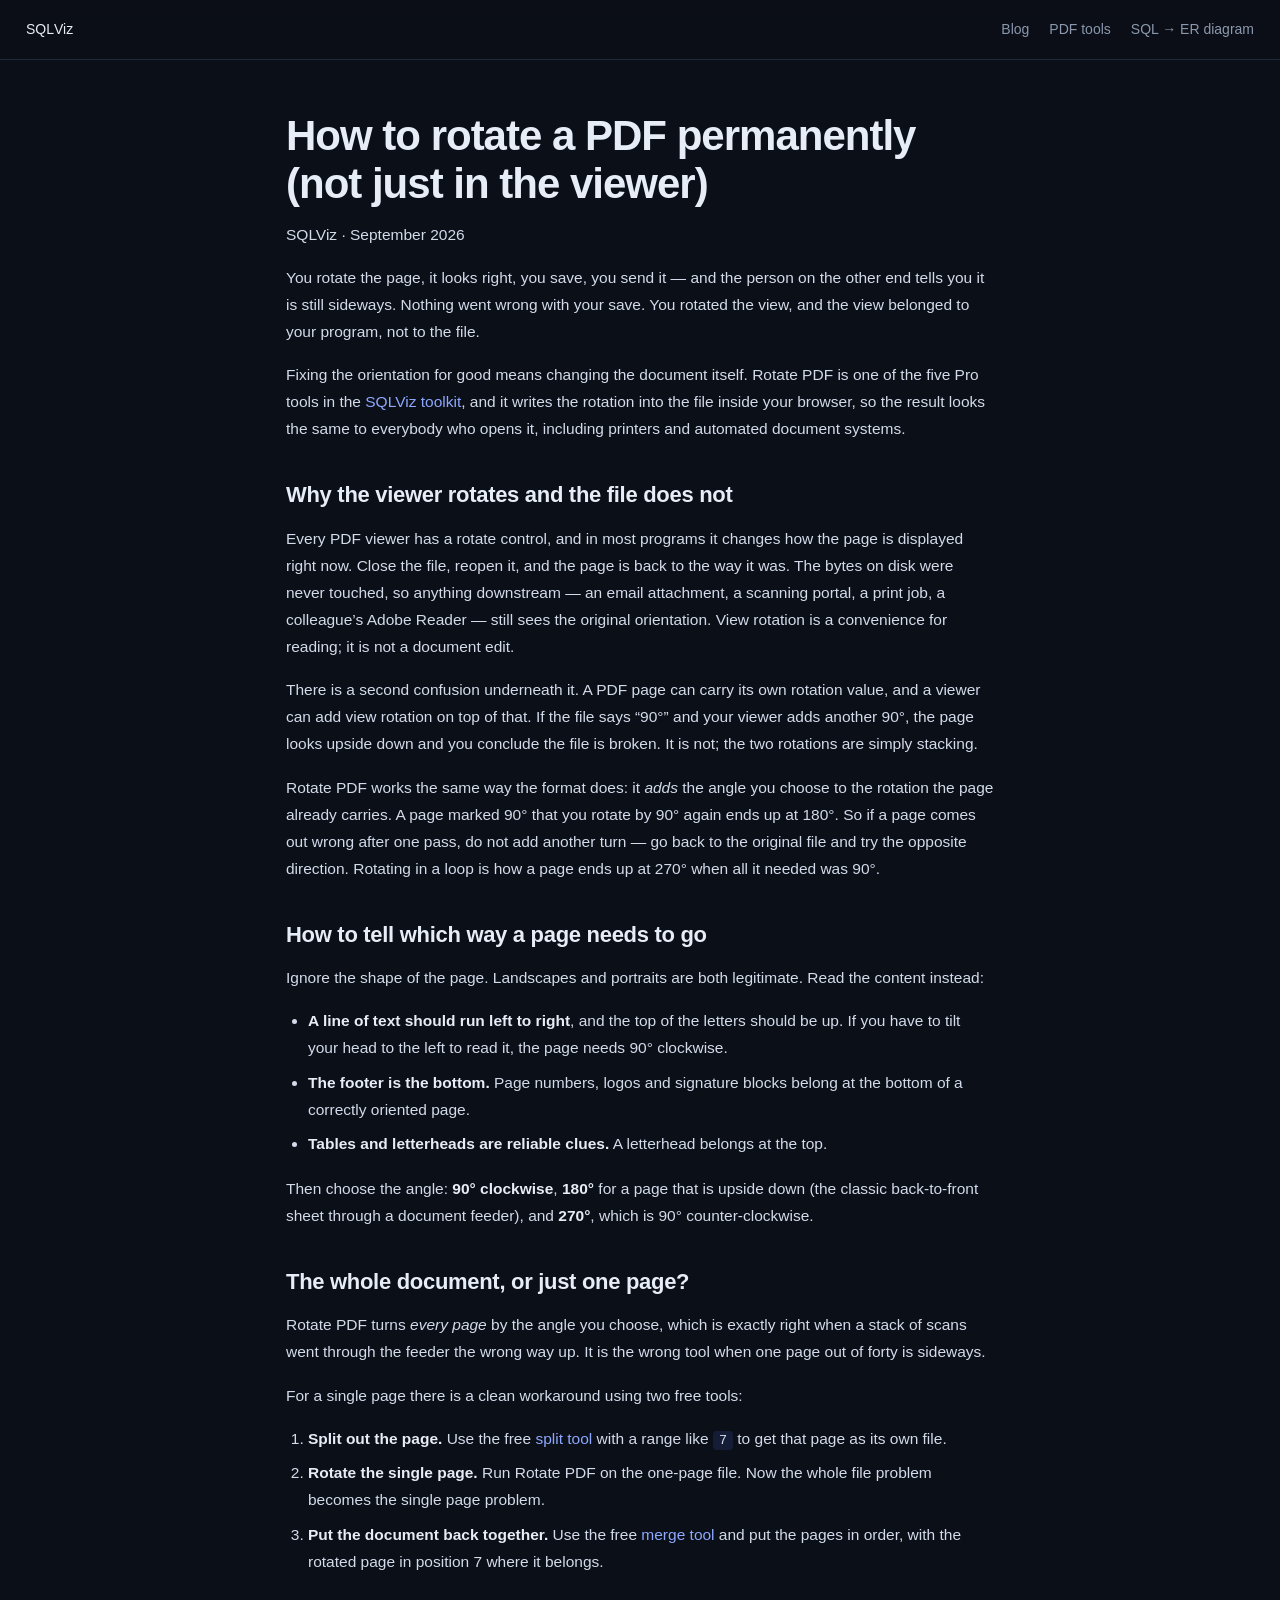
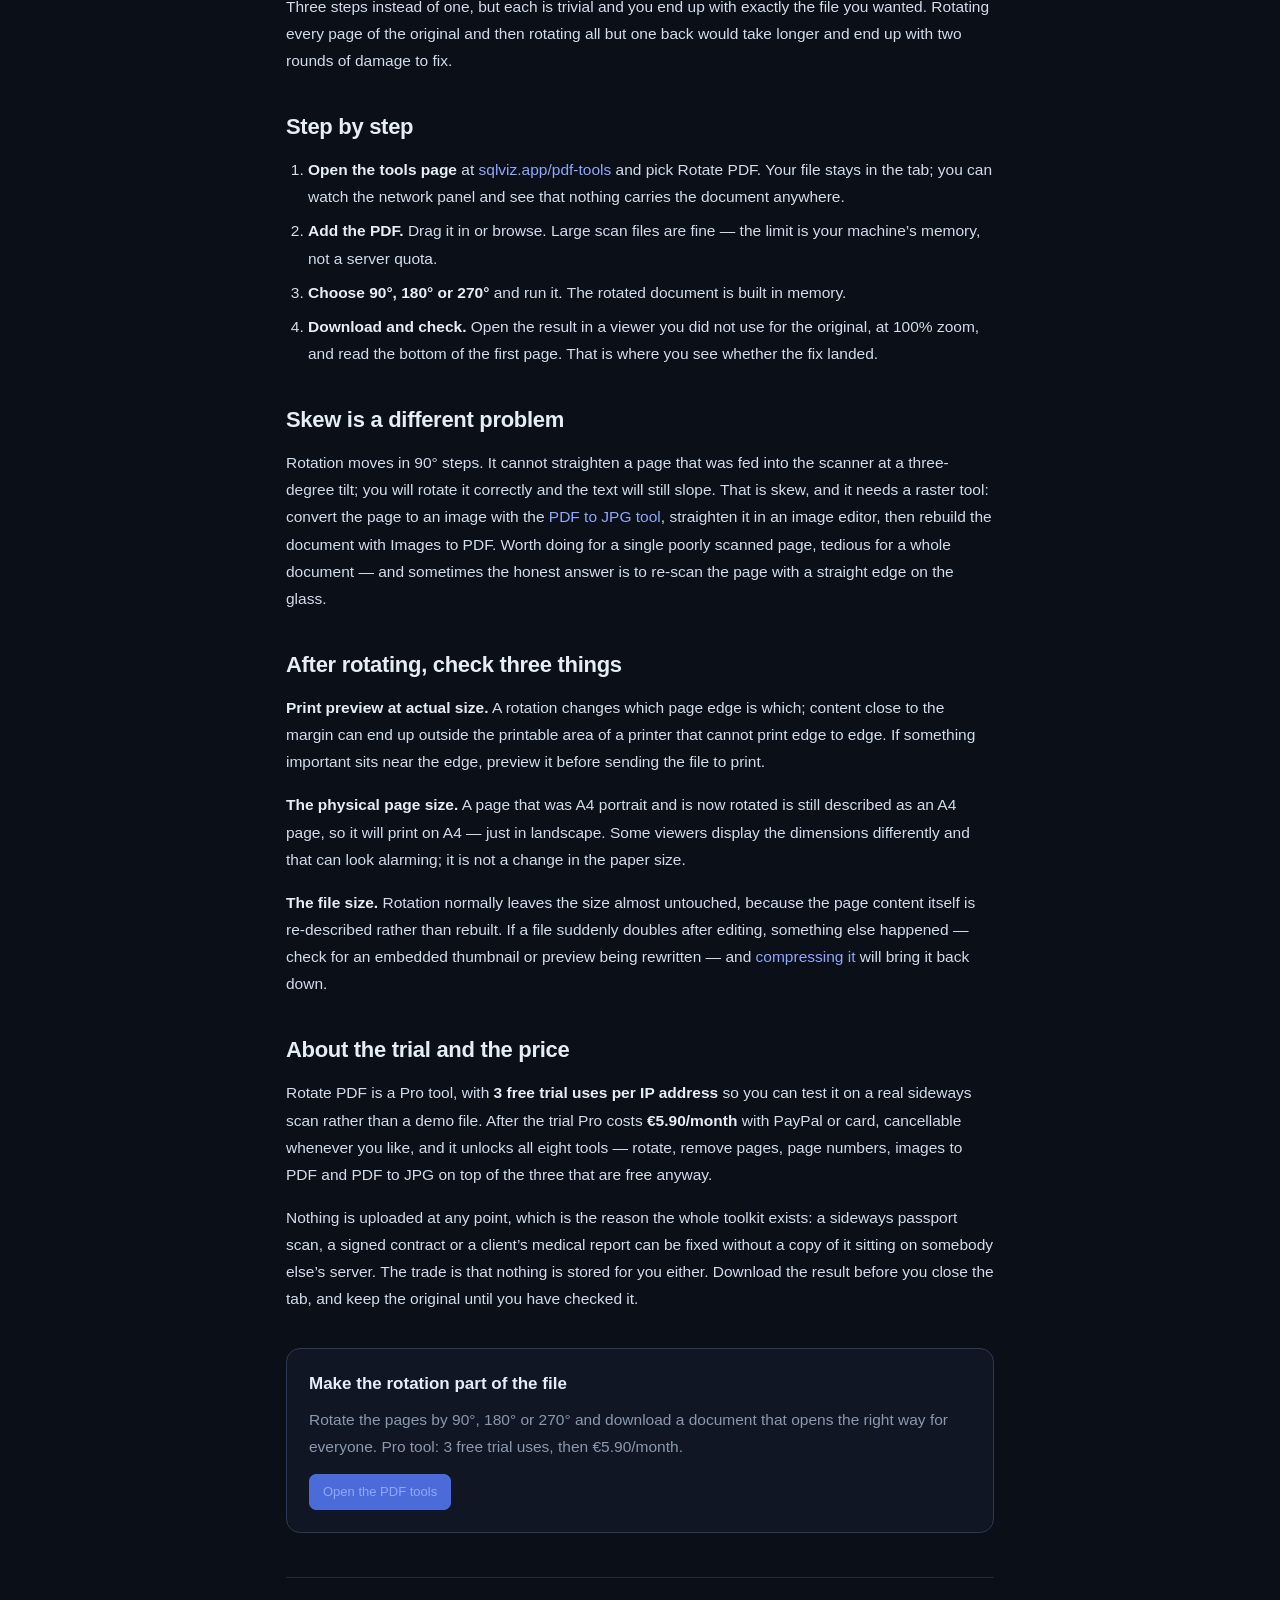
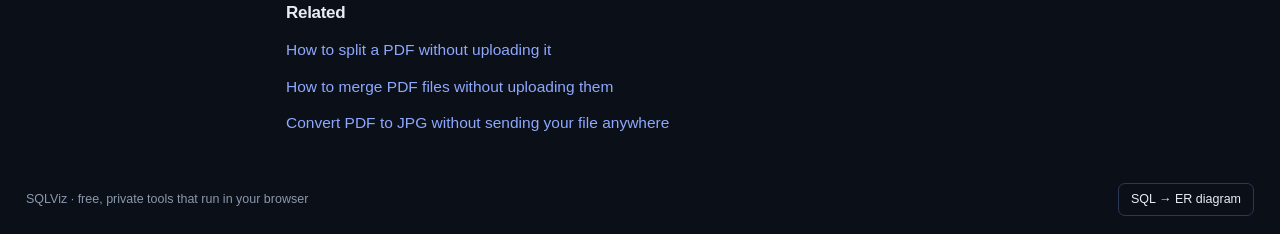
<file: blog/rotate-pdf-permanently.html>
<!DOCTYPE html>
<html lang="en">
<head>
  <meta charset="UTF-8" />
  <meta name="viewport" content="width=device-width, initial-scale=1.0" />
  <title>How to rotate a PDF permanently (not just in the viewer) | SQLViz</title>
  <meta name="description" content="Why your PDF goes back to sideways after you rotate it, how page rotation is stored in the file, and how to fix one page instead of all of them." />
  <link rel="canonical" href="https://sqlviz.app/blog/rotate-pdf-permanently.html" />
  <meta property="og:type" content="article" />
  <meta property="og:title" content="How to rotate a PDF permanently (not just in the viewer)" />
  <meta property="og:description" content="Fix PDF orientation for real, inside your browser." />
  <meta property="og:url" content="https://sqlviz.app/blog/rotate-pdf-permanently.html" />
  <meta name="twitter:card" content="summary" />
  <script type="application/ld+json">{"@context": "https://schema.org", "@type": "Article", "headline": "How to rotate a PDF permanently (not just in the viewer)", "description": "Why your PDF goes back to sideways after you rotate it, how page rotation is stored in the file, and how to fix one page instead of all of them.", "url": "https://sqlviz.app/blog/rotate-pdf-permanently.html", "author": {"@type": "Organization", "name": "SQLViz"}, "publisher": {"@type": "Organization", "name": "SQLViz"}, "mainEntityOfPage": {"@type": "WebPage", "@id": "https://sqlviz.app/blog/rotate-pdf-permanently.html"}}</script>
  <link rel="icon" href="data:image/svg+xml,%3Csvg xmlns='http://www.w3.org/2000/svg' viewBox='0 0 32 32'%3E%3Crect width='32' height='32' rx='7' fill='%234b6bd8'/%3E%3Ctext x='16' y='22' font-family='monospace' font-size='17' font-weight='bold' fill='white' text-anchor='middle'%3EDB%3C/text%3E%3C/svg%3E" />
  <link rel="stylesheet" href="../styles.css" />
  <link rel="stylesheet" href="blog.css" />
</head>
<body id="top">
  <nav class="nav">
    <a class="nav-brand" href="../">SQL<span class="accent">Viz</span></a>
    <div class="nav-links">
      <a href="index.html">Blog</a>
      <a href="../pdf-tools/">PDF tools</a>
      <a href="../">SQL &rarr; ER diagram</a>
    </div>
  </nav>

  <article class="post">
    <h1>How to rotate a PDF permanently (not just in the viewer)</h1>
    <p class="post-meta">SQLViz &middot; September 2026</p>

    <p>You rotate the page, it looks right, you save, you send it &mdash; and the person on the other end tells you it is still sideways. Nothing went wrong with your save. You rotated the view, and the view belonged to your program, not to the file.</p>

    <p>Fixing the orientation for good means changing the document itself. Rotate PDF is one of the five Pro tools in the <a href="../pdf-tools/">SQLViz toolkit</a>, and it writes the rotation into the file inside your browser, so the result looks the same to everybody who opens it, including printers and automated document systems.</p>

    <h2>Why the viewer rotates and the file does not</h2>

    <p>Every PDF viewer has a rotate control, and in most programs it changes how the page is displayed right now. Close the file, reopen it, and the page is back to the way it was. The bytes on disk were never touched, so anything downstream &mdash; an email attachment, a scanning portal, a print job, a colleague&rsquo;s Adobe Reader &mdash; still sees the original orientation. View rotation is a convenience for reading; it is not a document edit.</p>

    <p>There is a second confusion underneath it. A PDF page can carry its own rotation value, and a viewer can add view rotation on top of that. If the file says &ldquo;90&deg;&rdquo; and your viewer adds another 90&deg;, the page looks upside down and you conclude the file is broken. It is not; the two rotations are simply stacking.</p>

    <p>Rotate PDF works the same way the format does: it <em>adds</em> the angle you choose to the rotation the page already carries. A page marked 90&deg; that you rotate by 90&deg; again ends up at 180&deg;. So if a page comes out wrong after one pass, do not add another turn &mdash; go back to the original file and try the opposite direction. Rotating in a loop is how a page ends up at 270&deg; when all it needed was 90&deg;.</p>

    <h2>How to tell which way a page needs to go</h2>

    <p>Ignore the shape of the page. Landscapes and portraits are both legitimate. Read the content instead:</p>

    <ul>
      <li><strong>A line of text should run left to right</strong>, and the top of the letters should be up. If you have to tilt your head to the left to read it, the page needs 90&deg; clockwise.</li>
      <li><strong>The footer is the bottom.</strong> Page numbers, logos and signature blocks belong at the bottom of a correctly oriented page.</li>
      <li><strong>Tables and letterheads are reliable clues.</strong> A letterhead belongs at the top.</li>
    </ul>

    <p>Then choose the angle: <strong>90&deg; clockwise</strong>, <strong>180&deg;</strong> for a page that is upside down (the classic back-to-front sheet through a document feeder), and <strong>270&deg;</strong>, which is 90&deg; counter-clockwise.</p>

    <h2>The whole document, or just one page?</h2>

    <p>Rotate PDF turns <em>every page</em> by the angle you choose, which is exactly right when a stack of scans went through the feeder the wrong way up. It is the wrong tool when one page out of forty is sideways.</p>

    <p>For a single page there is a clean workaround using two free tools:</p>

    <ol>
      <li><strong>Split out the page.</strong> Use the free <a href="split-pdf-without-upload.html">split tool</a> with a range like <code>7</code> to get that page as its own file.</li>
      <li><strong>Rotate the single page.</strong> Run Rotate PDF on the one-page file. Now the whole file problem becomes the single page problem.</li>
      <li><strong>Put the document back together.</strong> Use the free <a href="merge-pdf-without-upload.html">merge tool</a> and put the pages in order, with the rotated page in position 7 where it belongs.</li>
    </ol>

    <p>Three steps instead of one, but each is trivial and you end up with exactly the file you wanted. Rotating every page of the original and then rotating all but one back would take longer and end up with two rounds of damage to fix.</p>

    <h2>Step by step</h2>

    <ol>
      <li><strong>Open the tools page</strong> at <a href="../pdf-tools/">sqlviz.app/pdf-tools</a> and pick Rotate PDF. Your file stays in the tab; you can watch the network panel and see that nothing carries the document anywhere.</li>
      <li><strong>Add the PDF.</strong> Drag it in or browse. Large scan files are fine &mdash; the limit is your machine&rsquo;s memory, not a server quota.</li>
      <li><strong>Choose 90&deg;, 180&deg; or 270&deg;</strong> and run it. The rotated document is built in memory.</li>
      <li><strong>Download and check.</strong> Open the result in a viewer you did not use for the original, at 100% zoom, and read the bottom of the first page. That is where you see whether the fix landed.</li>
    </ol>

    <h2>Skew is a different problem</h2>

    <p>Rotation moves in 90&deg; steps. It cannot straighten a page that was fed into the scanner at a three-degree tilt; you will rotate it correctly and the text will still slope. That is skew, and it needs a raster tool: convert the page to an image with the <a href="pdf-to-jpg-private.html">PDF to JPG tool</a>, straighten it in an image editor, then rebuild the document with Images to PDF. Worth doing for a single poorly scanned page, tedious for a whole document &mdash; and sometimes the honest answer is to re-scan the page with a straight edge on the glass.</p>

    <h2>After rotating, check three things</h2>

    <p><strong>Print preview at actual size.</strong> A rotation changes which page edge is which; content close to the margin can end up outside the printable area of a printer that cannot print edge to edge. If something important sits near the edge, preview it before sending the file to print.</p>

    <p><strong>The physical page size.</strong> A page that was A4 portrait and is now rotated is still described as an A4 page, so it will print on A4 &mdash; just in landscape. Some viewers display the dimensions differently and that can look alarming; it is not a change in the paper size.</p>

    <p><strong>The file size.</strong> Rotation normally leaves the size almost untouched, because the page content itself is re-described rather than rebuilt. If a file suddenly doubles after editing, something else happened &mdash; check for an embedded thumbnail or preview being rewritten &mdash; and <a href="compress-pdf-private.html">compressing it</a> will bring it back down.</p>

    <h2>About the trial and the price</h2>

    <p>Rotate PDF is a Pro tool, with <strong>3 free trial uses per IP address</strong> so you can test it on a real sideways scan rather than a demo file. After the trial Pro costs <strong>&euro;5.90/month</strong> with PayPal or card, cancellable whenever you like, and it unlocks all eight tools &mdash; rotate, remove pages, page numbers, images to PDF and PDF to JPG on top of the three that are free anyway.</p>

    <p>Nothing is uploaded at any point, which is the reason the whole toolkit exists: a sideways passport scan, a signed contract or a client&rsquo;s medical report can be fixed without a copy of it sitting on somebody else&rsquo;s server. The trade is that nothing is stored for you either. Download the result before you close the tab, and keep the original until you have checked it.</p>
    <div class="post-cta">
      <h3>Make the rotation part of the file</h3>
      <p>Rotate the pages by 90&deg;, 180&deg; or 270&deg; and download a document that opens the right way for everyone. Pro tool: 3 free trial uses, then &euro;5.90/month.</p>
      <a class="btn btn-primary" href="../pdf-tools/">Open the PDF tools</a>
    </div>

    <div class="post-related">
      <h2>Related</h2>
      <ul>
        <li><a href="split-pdf-without-upload.html">How to split a PDF without uploading it</a></li>
        <li><a href="merge-pdf-without-upload.html">How to merge PDF files without uploading them</a></li>
        <li><a href="pdf-to-jpg-private.html">Convert PDF to JPG without sending your file anywhere</a></li>
      </ul>
    </div>
  </article>

  <footer class="foot">
    <span>SQLViz &middot; free, private tools that run in your browser</span>
    <a class="support-btn" href="../">SQL &rarr; ER diagram</a>
  </footer>
  <!-- Cookie-free page counter: aggregate only, no cookies, no personal data -->
  <script>
  (function () {
    try {
      fetch('https://ghostwhite-dragonfly-572429.hostingersite.com/api/hit', {
        method: 'POST',
        headers: { 'Content-Type': 'application/json' },
        body: JSON.stringify({ path: location.pathname }),
        keepalive: true
      }).catch(function () {});
    } catch (e) {}
  })();
  </script>
</body>
</html>
</file>
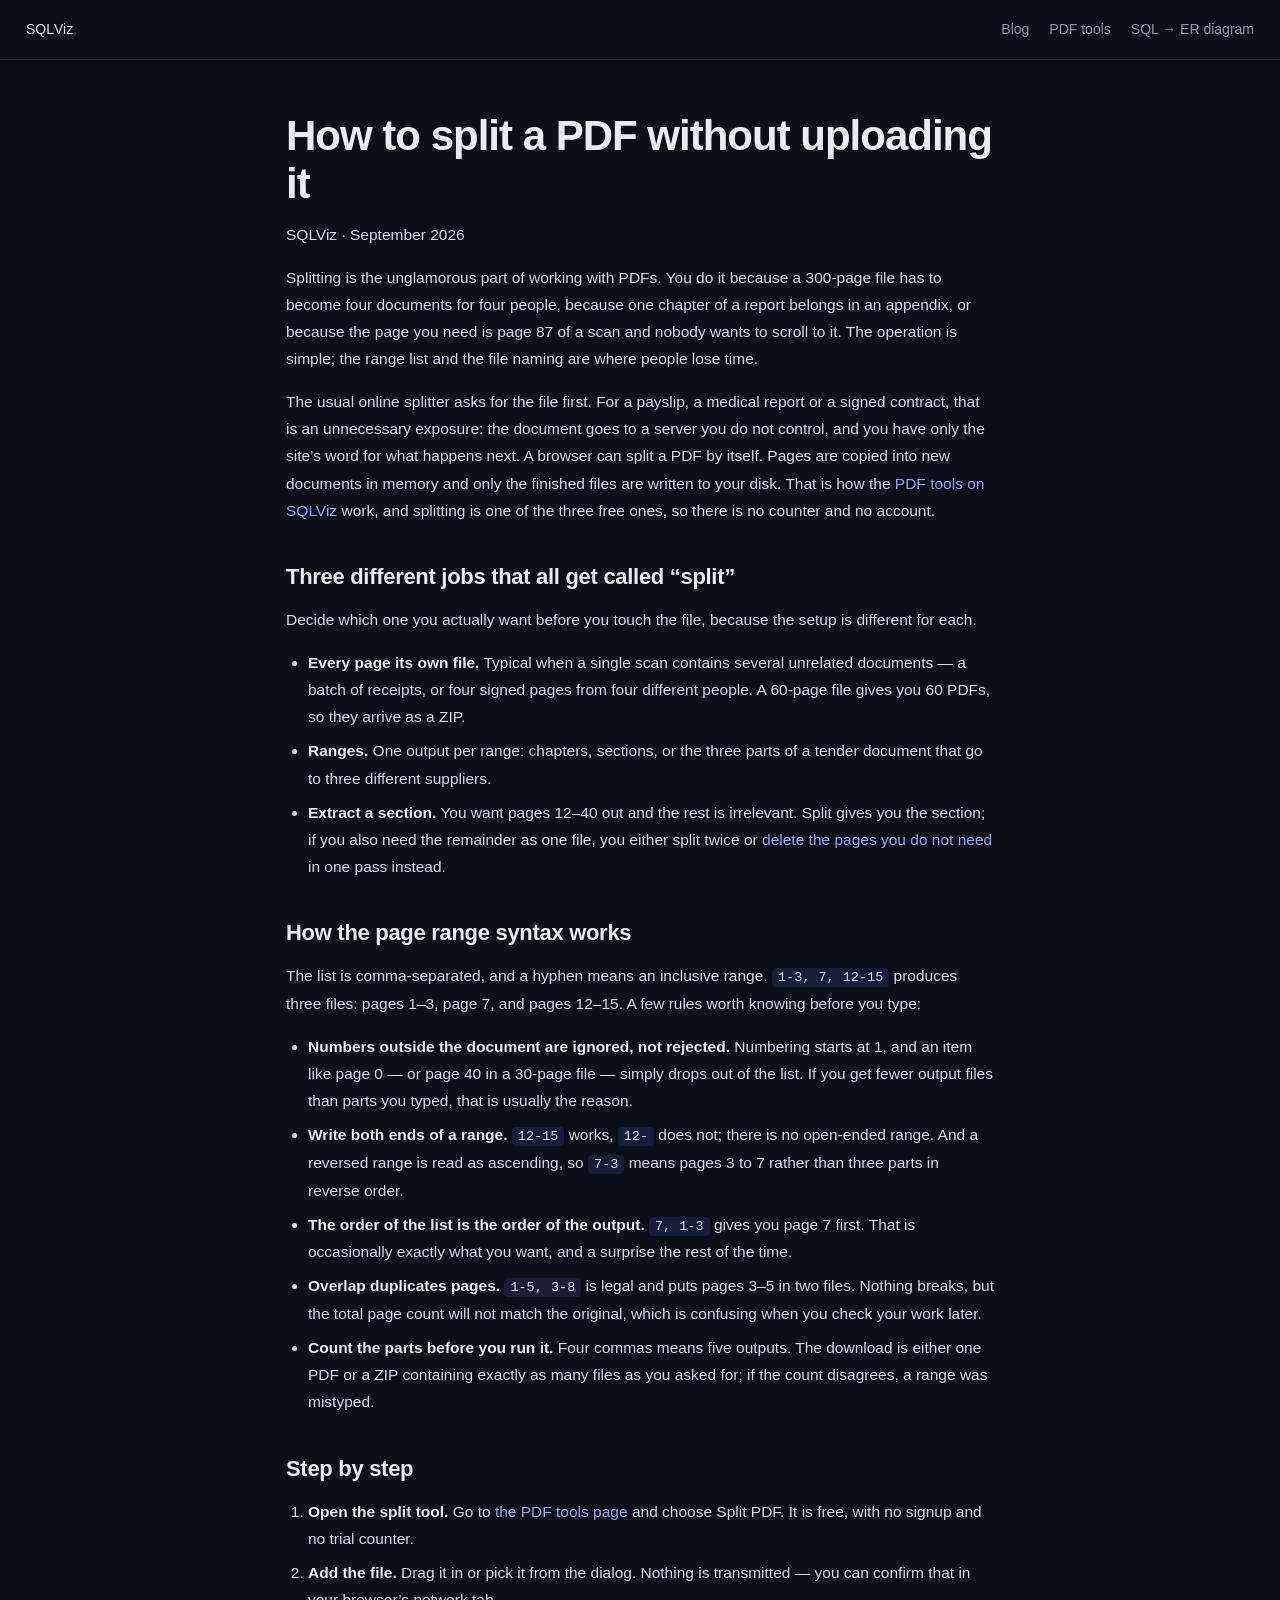
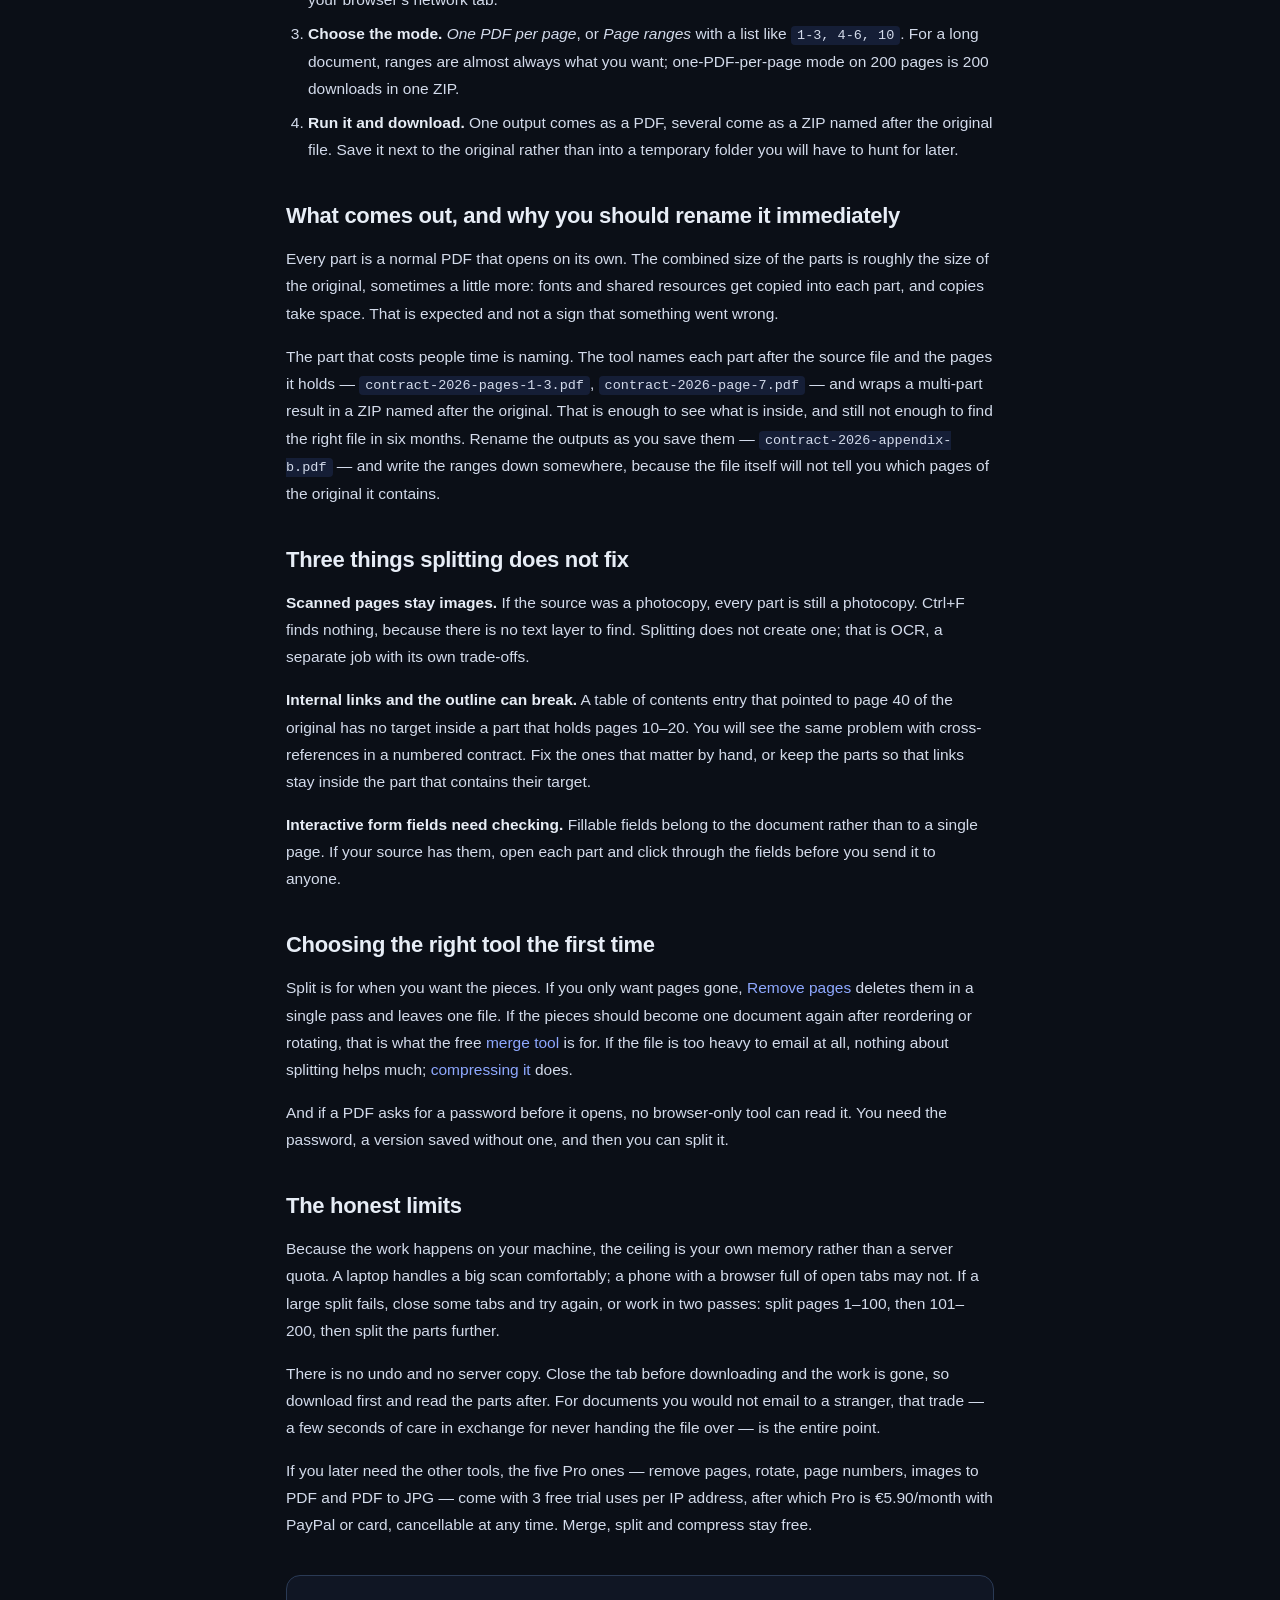
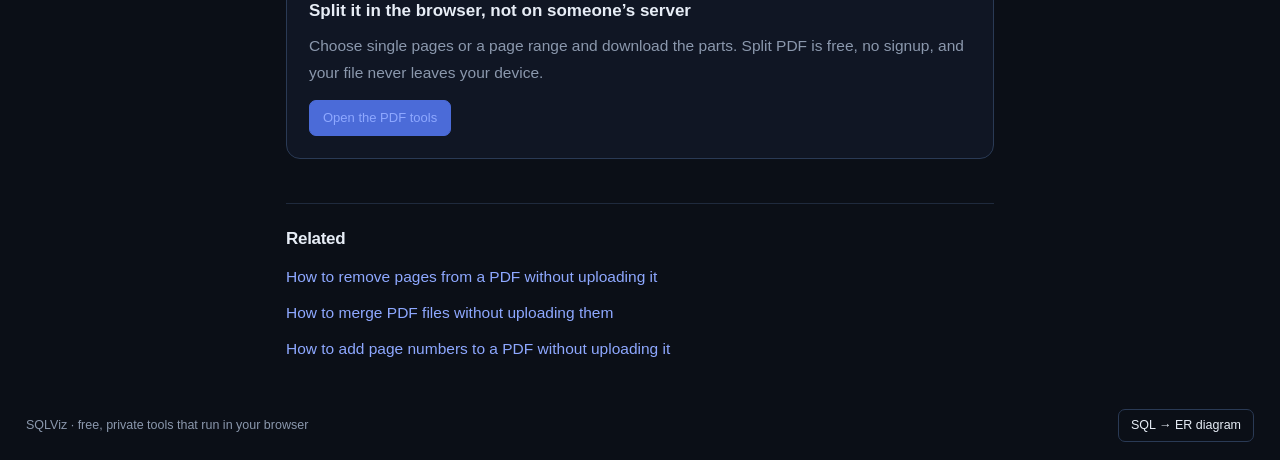
<file: blog/split-pdf-without-upload.html>
<!DOCTYPE html>
<html lang="en">
<head>
  <meta charset="UTF-8" />
  <meta name="viewport" content="width=device-width, initial-scale=1.0" />
  <title>How to split a PDF without uploading it | SQLViz</title>
  <meta name="description" content="Split a PDF into single pages or the ranges you choose, entirely inside your browser. Range syntax, output naming, and what splitting cannot fix." />
  <link rel="canonical" href="https://sqlviz.app/blog/split-pdf-without-upload.html" />
  <meta property="og:type" content="article" />
  <meta property="og:title" content="How to split a PDF without uploading it" />
  <meta property="og:description" content="Split a PDF into pages or ranges without uploading the file." />
  <meta property="og:url" content="https://sqlviz.app/blog/split-pdf-without-upload.html" />
  <meta name="twitter:card" content="summary" />
  <script type="application/ld+json">{"@context": "https://schema.org", "@type": "Article", "headline": "How to split a PDF without uploading it", "description": "Split a PDF into single pages or the ranges you choose, entirely inside your browser. Range syntax, output naming, and what splitting cannot fix.", "url": "https://sqlviz.app/blog/split-pdf-without-upload.html", "author": {"@type": "Organization", "name": "SQLViz"}, "publisher": {"@type": "Organization", "name": "SQLViz"}, "mainEntityOfPage": {"@type": "WebPage", "@id": "https://sqlviz.app/blog/split-pdf-without-upload.html"}}</script>
  <link rel="icon" href="data:image/svg+xml,%3Csvg xmlns='http://www.w3.org/2000/svg' viewBox='0 0 32 32'%3E%3Crect width='32' height='32' rx='7' fill='%234b6bd8'/%3E%3Ctext x='16' y='22' font-family='monospace' font-size='17' font-weight='bold' fill='white' text-anchor='middle'%3EDB%3C/text%3E%3C/svg%3E" />
  <link rel="stylesheet" href="../styles.css" />
  <link rel="stylesheet" href="blog.css" />
</head>
<body id="top">
  <nav class="nav">
    <a class="nav-brand" href="../">SQL<span class="accent">Viz</span></a>
    <div class="nav-links">
      <a href="index.html">Blog</a>
      <a href="../pdf-tools/">PDF tools</a>
      <a href="../">SQL &rarr; ER diagram</a>
    </div>
  </nav>

  <article class="post">
    <h1>How to split a PDF without uploading it</h1>
    <p class="post-meta">SQLViz &middot; September 2026</p>

    <p>Splitting is the unglamorous part of working with PDFs. You do it because a 300-page file has to become four documents for four people, because one chapter of a report belongs in an appendix, or because the page you need is page 87 of a scan and nobody wants to scroll to it. The operation is simple; the range list and the file naming are where people lose time.</p>

    <p>The usual online splitter asks for the file first. For a payslip, a medical report or a signed contract, that is an unnecessary exposure: the document goes to a server you do not control, and you have only the site&rsquo;s word for what happens next. A browser can split a PDF by itself. Pages are copied into new documents in memory and only the finished files are written to your disk. That is how the <a href="../pdf-tools/">PDF tools on SQLViz</a> work, and splitting is one of the three free ones, so there is no counter and no account.</p>

    <h2>Three different jobs that all get called &ldquo;split&rdquo;</h2>

    <p>Decide which one you actually want before you touch the file, because the setup is different for each.</p>

    <ul>
      <li><strong>Every page its own file.</strong> Typical when a single scan contains several unrelated documents &mdash; a batch of receipts, or four signed pages from four different people. A 60-page file gives you 60 PDFs, so they arrive as a ZIP.</li>
      <li><strong>Ranges.</strong> One output per range: chapters, sections, or the three parts of a tender document that go to three different suppliers.</li>
      <li><strong>Extract a section.</strong> You want pages 12&ndash;40 out and the rest is irrelevant. Split gives you the section; if you also need the remainder as one file, you either split twice or <a href="remove-pages-from-pdf-private.html">delete the pages you do not need</a> in one pass instead.</li>
    </ul>

    <h2>How the page range syntax works</h2>

    <p>The list is comma-separated, and a hyphen means an inclusive range. <code>1-3, 7, 12-15</code> produces three files: pages 1&ndash;3, page 7, and pages 12&ndash;15. A few rules worth knowing before you type:</p>

    <ul>
      <li><strong>Numbers outside the document are ignored, not rejected.</strong> Numbering starts at 1, and an item like page 0 &mdash; or page 40 in a 30-page file &mdash; simply drops out of the list. If you get fewer output files than parts you typed, that is usually the reason.</li>
      <li><strong>Write both ends of a range.</strong> <code>12-15</code> works, <code>12-</code> does not; there is no open-ended range. And a reversed range is read as ascending, so <code>7-3</code> means pages 3 to 7 rather than three parts in reverse order.</li>
      <li><strong>The order of the list is the order of the output.</strong> <code>7, 1-3</code> gives you page 7 first. That is occasionally exactly what you want, and a surprise the rest of the time.</li>
      <li><strong>Overlap duplicates pages.</strong> <code>1-5, 3-8</code> is legal and puts pages 3&ndash;5 in two files. Nothing breaks, but the total page count will not match the original, which is confusing when you check your work later.</li>
      <li><strong>Count the parts before you run it.</strong> Four commas means five outputs. The download is either one PDF or a ZIP containing exactly as many files as you asked for; if the count disagrees, a range was mistyped.</li>
    </ul>

    <h2>Step by step</h2>

    <ol>
      <li><strong>Open the split tool.</strong> Go to <a href="../pdf-tools/">the PDF tools page</a> and choose Split PDF. It is free, with no signup and no trial counter.</li>
      <li><strong>Add the file.</strong> Drag it in or pick it from the dialog. Nothing is transmitted &mdash; you can confirm that in your browser&rsquo;s network tab.</li>
      <li><strong>Choose the mode.</strong> <em>One PDF per page</em>, or <em>Page ranges</em> with a list like <code>1-3, 4-6, 10</code>. For a long document, ranges are almost always what you want; one-PDF-per-page mode on 200 pages is 200 downloads in one ZIP.</li>
      <li><strong>Run it and download.</strong> One output comes as a PDF, several come as a ZIP named after the original file. Save it next to the original rather than into a temporary folder you will have to hunt for later.</li>
    </ol>

    <h2>What comes out, and why you should rename it immediately</h2>

    <p>Every part is a normal PDF that opens on its own. The combined size of the parts is roughly the size of the original, sometimes a little more: fonts and shared resources get copied into each part, and copies take space. That is expected and not a sign that something went wrong.</p>

    <p>The part that costs people time is naming. The tool names each part after the source file and the pages it holds &mdash; <code>contract-2026-pages-1-3.pdf</code>, <code>contract-2026-page-7.pdf</code> &mdash; and wraps a multi-part result in a ZIP named after the original. That is enough to see what is inside, and still not enough to find the right file in six months. Rename the outputs as you save them &mdash; <code>contract-2026-appendix-b.pdf</code> &mdash; and write the ranges down somewhere, because the file itself will not tell you which pages of the original it contains.</p>

    <h2>Three things splitting does not fix</h2>

    <p><strong>Scanned pages stay images.</strong> If the source was a photocopy, every part is still a photocopy. Ctrl+F finds nothing, because there is no text layer to find. Splitting does not create one; that is OCR, a separate job with its own trade-offs.</p>

    <p><strong>Internal links and the outline can break.</strong> A table of contents entry that pointed to page 40 of the original has no target inside a part that holds pages 10&ndash;20. You will see the same problem with cross-references in a numbered contract. Fix the ones that matter by hand, or keep the parts so that links stay inside the part that contains their target.</p>

    <p><strong>Interactive form fields need checking.</strong> Fillable fields belong to the document rather than to a single page. If your source has them, open each part and click through the fields before you send it to anyone.</p>

    <h2>Choosing the right tool the first time</h2>

    <p>Split is for when you want the pieces. If you only want pages gone, <a href="remove-pages-from-pdf-private.html">Remove pages</a> deletes them in a single pass and leaves one file. If the pieces should become one document again after reordering or rotating, that is what the free <a href="merge-pdf-without-upload.html">merge tool</a> is for. If the file is too heavy to email at all, nothing about splitting helps much; <a href="compress-pdf-private.html">compressing it</a> does.</p>

    <p>And if a PDF asks for a password before it opens, no browser-only tool can read it. You need the password, a version saved without one, and then you can split it.</p>

    <h2>The honest limits</h2>

    <p>Because the work happens on your machine, the ceiling is your own memory rather than a server quota. A laptop handles a big scan comfortably; a phone with a browser full of open tabs may not. If a large split fails, close some tabs and try again, or work in two passes: split pages 1&ndash;100, then 101&ndash;200, then split the parts further.</p>

    <p>There is no undo and no server copy. Close the tab before downloading and the work is gone, so download first and read the parts after. For documents you would not email to a stranger, that trade &mdash; a few seconds of care in exchange for never handing the file over &mdash; is the entire point.</p>

    <p>If you later need the other tools, the five Pro ones &mdash; remove pages, rotate, page numbers, images to PDF and PDF to JPG &mdash; come with 3 free trial uses per IP address, after which Pro is &euro;5.90/month with PayPal or card, cancellable at any time. Merge, split and compress stay free.</p>
    <div class="post-cta">
      <h3>Split it in the browser, not on someone&rsquo;s server</h3>
      <p>Choose single pages or a page range and download the parts. Split PDF is free, no signup, and your file never leaves your device.</p>
      <a class="btn btn-primary" href="../pdf-tools/">Open the PDF tools</a>
    </div>

    <div class="post-related">
      <h2>Related</h2>
      <ul>
        <li><a href="remove-pages-from-pdf-private.html">How to remove pages from a PDF without uploading it</a></li>
        <li><a href="merge-pdf-without-upload.html">How to merge PDF files without uploading them</a></li>
        <li><a href="add-page-numbers-to-pdf-without-upload.html">How to add page numbers to a PDF without uploading it</a></li>
      </ul>
    </div>
  </article>

  <footer class="foot">
    <span>SQLViz &middot; free, private tools that run in your browser</span>
    <a class="support-btn" href="../">SQL &rarr; ER diagram</a>
  </footer>
  <!-- Cookie-free page counter: aggregate only, no cookies, no personal data -->
  <script>
  (function () {
    try {
      fetch('https://ghostwhite-dragonfly-572429.hostingersite.com/api/hit', {
        method: 'POST',
        headers: { 'Content-Type': 'application/json' },
        body: JSON.stringify({ path: location.pathname }),
        keepalive: true
      }).catch(function () {});
    } catch (e) {}
  })();
  </script>
</body>
</html>
</file>
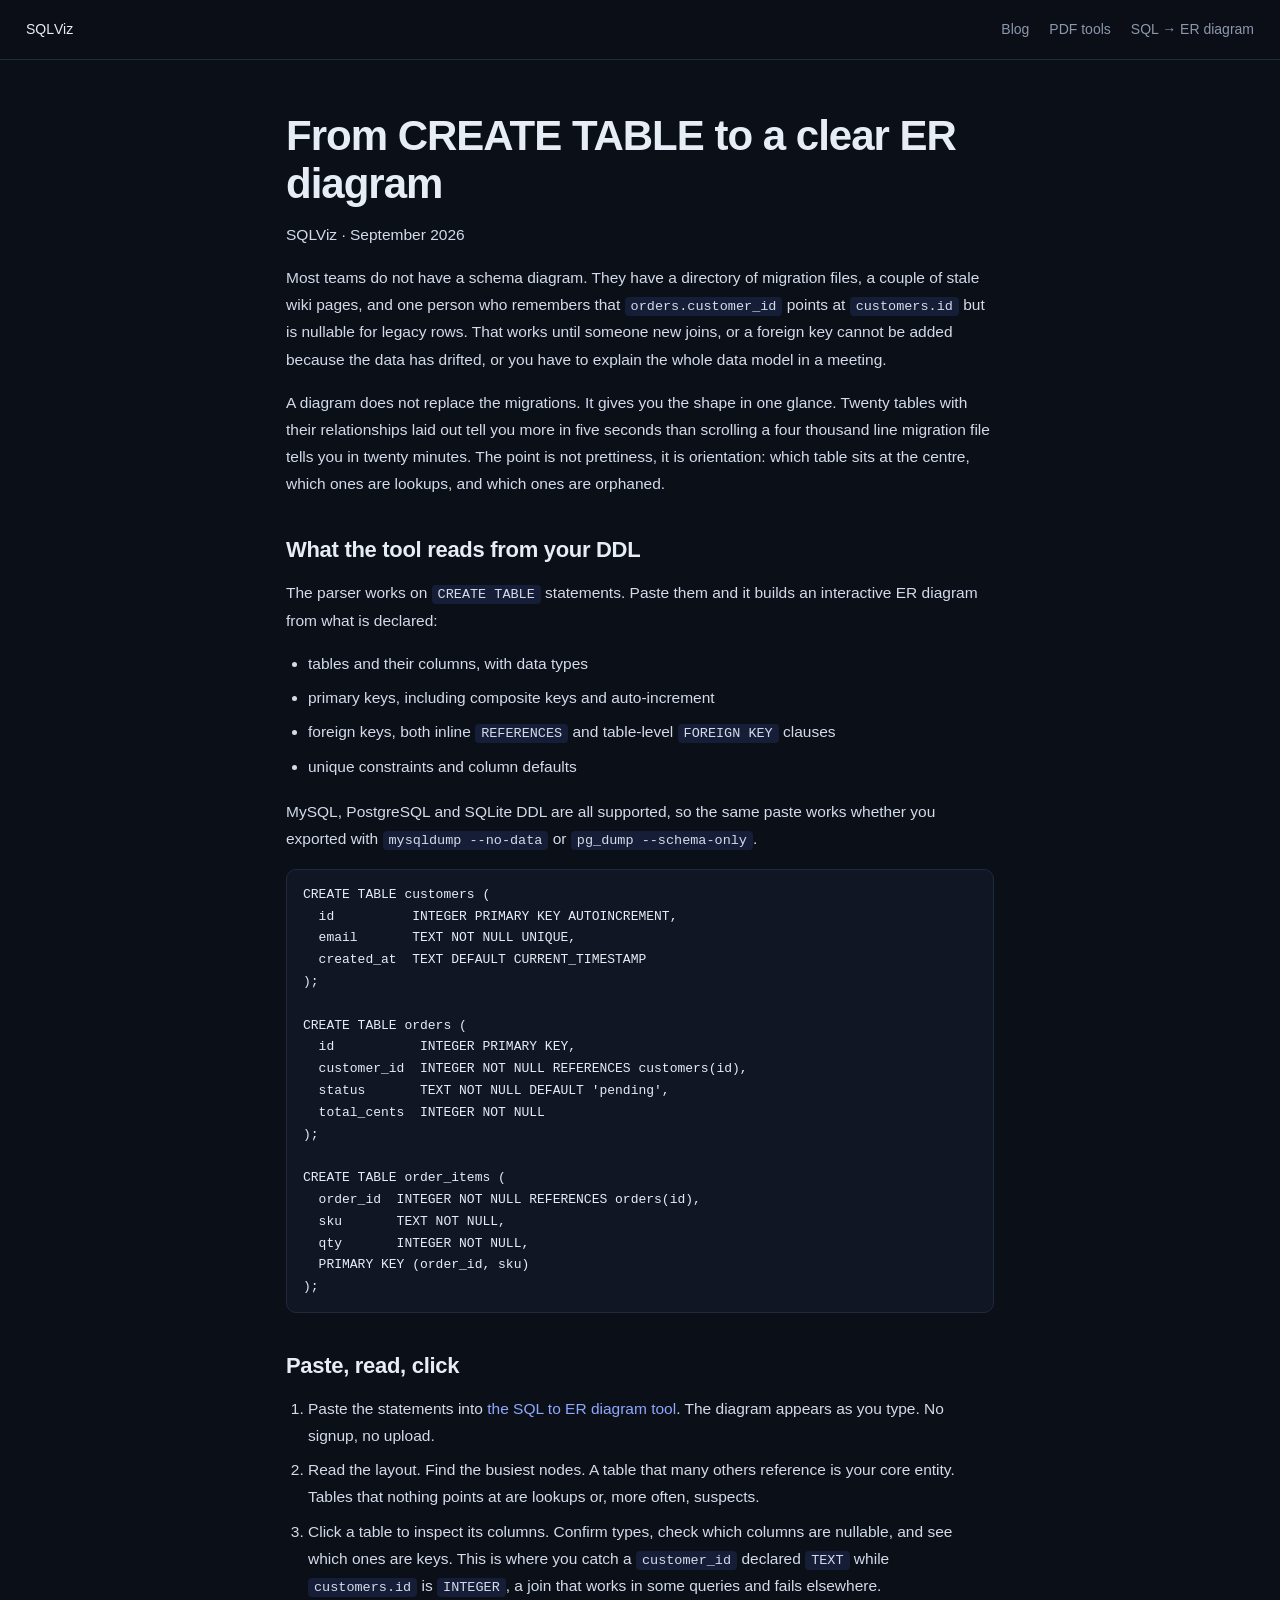
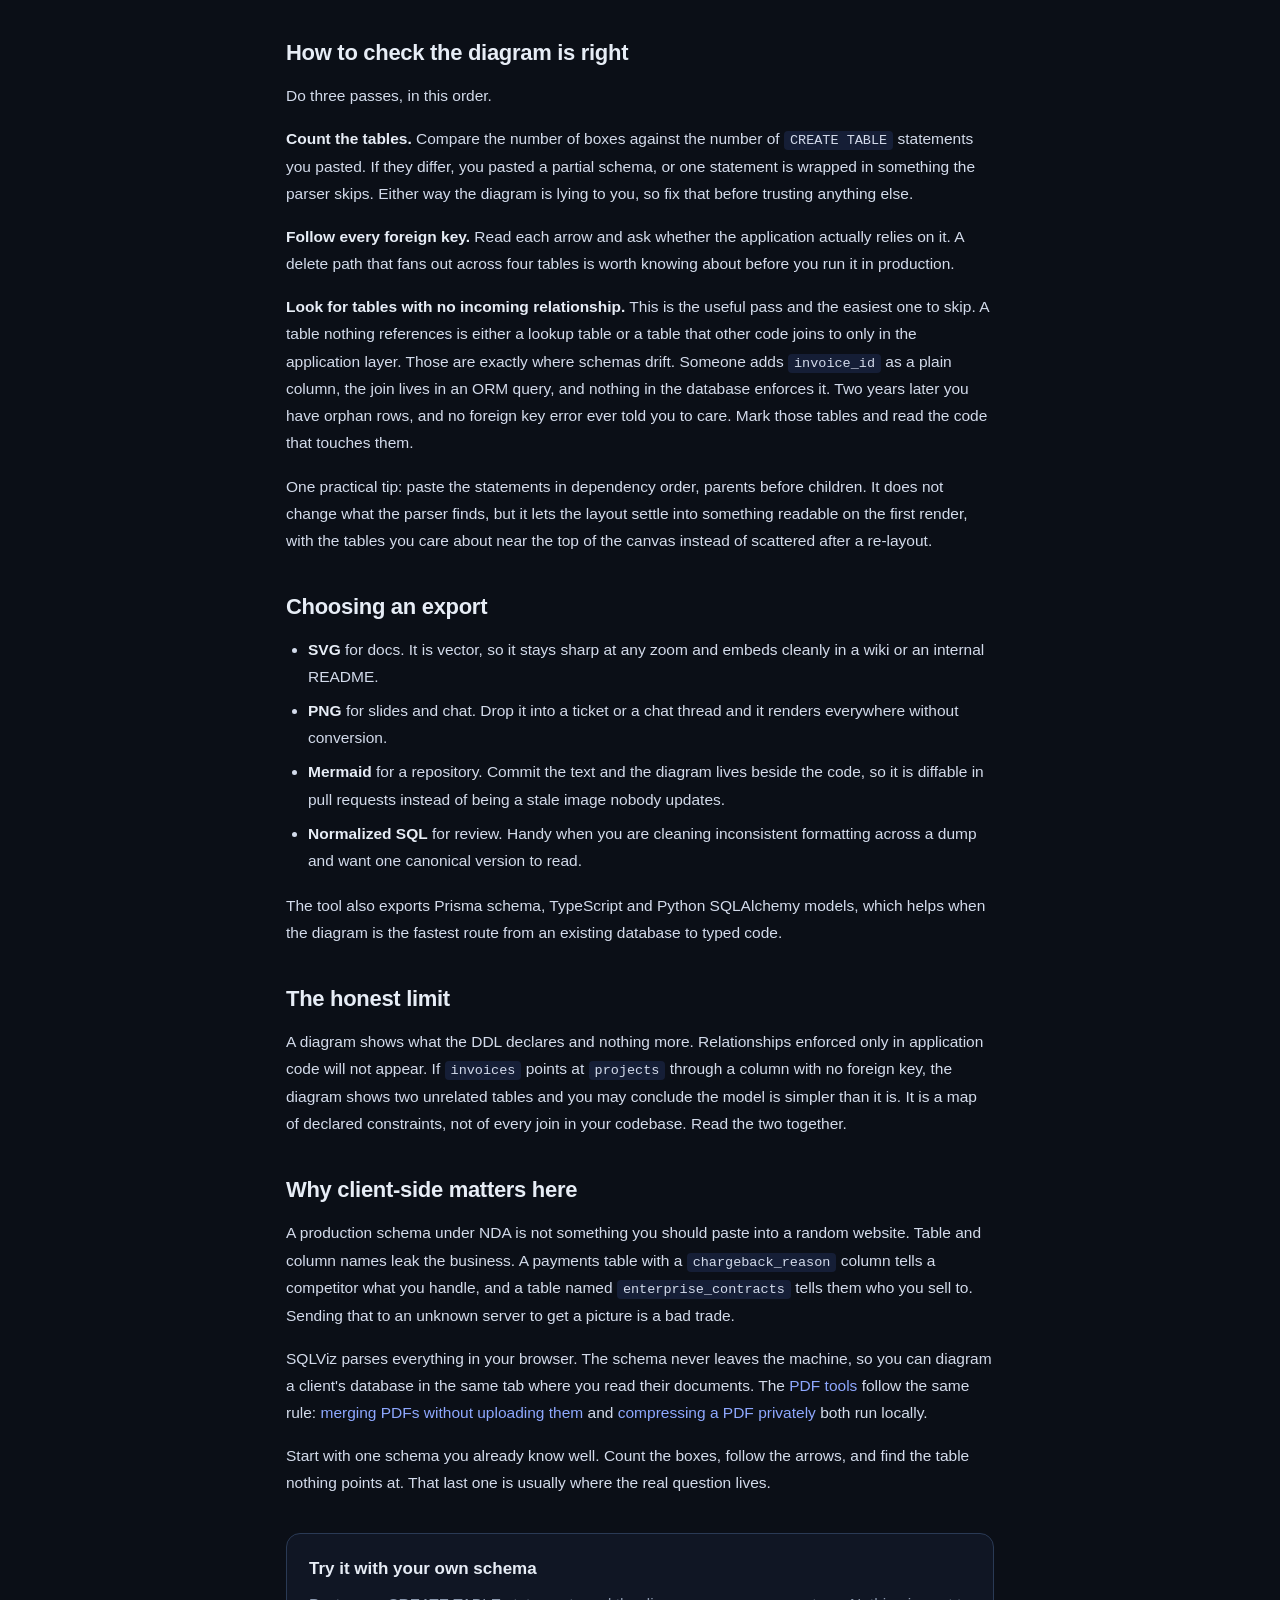
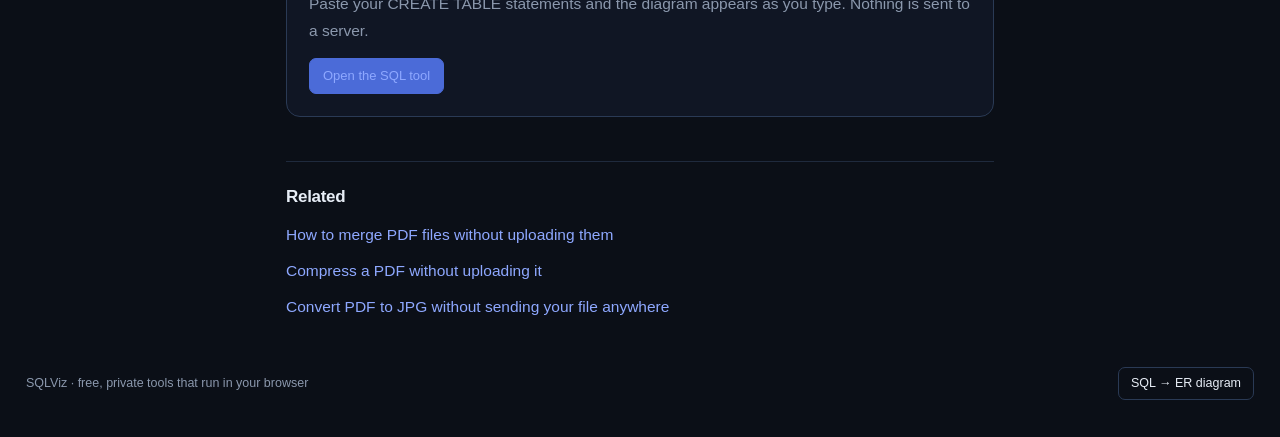
<file: blog/sql-to-er-diagram.html>
<!DOCTYPE html>
<html lang="en">
<head>
  <meta charset="UTF-8" />
  <meta name="viewport" content="width=device-width, initial-scale=1.0" />
  <title>From CREATE TABLE to a clear ER diagram | SQLViz</title>
  <meta name="description" content="Paste your CREATE TABLE statements and get an interactive ER diagram. How to read the result, check the relationships and export it." />
  <link rel="canonical" href="https://sqlviz.app/blog/sql-to-er-diagram.html" />
  <meta property="og:type" content="article" />
  <meta property="og:title" content="From CREATE TABLE to a clear ER diagram" />
  <meta property="og:description" content="Paste your CREATE TABLE statements and get an interactive ER diagram." />
  <meta property="og:url" content="https://sqlviz.app/blog/sql-to-er-diagram.html" />
  <meta name="twitter:card" content="summary" />
  <script type="application/ld+json">{"@context":"https://schema.org","@type":"Article","headline":"From CREATE TABLE to a clear ER diagram","description":"Paste your CREATE TABLE statements and get an interactive ER diagram.","url":"https://sqlviz.app/blog/sql-to-er-diagram.html","author":{"@type":"Organization","name":"SQLViz"},"publisher":{"@type":"Organization","name":"SQLViz"},"mainEntityOfPage":{"@type":"WebPage","@id":"https://sqlviz.app/blog/sql-to-er-diagram.html"}}</script>
  <link rel="icon" href="data:image/svg+xml,%3Csvg xmlns='http://www.w3.org/2000/svg' viewBox='0 0 32 32'%3E%3Crect width='32' height='32' rx='7' fill='%234b6bd8'/%3E%3Ctext x='16' y='22' font-family='monospace' font-size='17' font-weight='bold' fill='white' text-anchor='middle'%3EDB%3C/text%3E%3C/svg%3E" />
  <link rel="stylesheet" href="../styles.css" />
  <link rel="stylesheet" href="blog.css" />
</head>
<body id="top">
  <nav class="nav">
    <a class="nav-brand" href="../">SQL<span class="accent">Viz</span></a>
    <div class="nav-links">
      <a href="index.html">Blog</a>
      <a href="../pdf-tools/">PDF tools</a>
      <a href="../">SQL → ER diagram</a>
    </div>
  </nav>

  <article class="post">
    <h1>From CREATE TABLE to a clear ER diagram</h1>
    <p class="post-meta">SQLViz · September 2026</p>

    <p>Most teams do not have a schema diagram. They have a directory of migration files, a couple of stale wiki pages, and one person who remembers that <code>orders.customer_id</code> points at <code>customers.id</code> but is nullable for legacy rows. That works until someone new joins, or a foreign key cannot be added because the data has drifted, or you have to explain the whole data model in a meeting.</p>

    <p>A diagram does not replace the migrations. It gives you the shape in one glance. Twenty tables with their relationships laid out tell you more in five seconds than scrolling a four thousand line migration file tells you in twenty minutes. The point is not prettiness, it is orientation: which table sits at the centre, which ones are lookups, and which ones are orphaned.</p>

    <h2>What the tool reads from your DDL</h2>

    <p>The parser works on <code>CREATE TABLE</code> statements. Paste them and it builds an interactive ER diagram from what is declared:</p>

    <ul>
      <li>tables and their columns, with data types</li>
      <li>primary keys, including composite keys and auto-increment</li>
      <li>foreign keys, both inline <code>REFERENCES</code> and table-level <code>FOREIGN KEY</code> clauses</li>
      <li>unique constraints and column defaults</li>
    </ul>

    <p>MySQL, PostgreSQL and SQLite DDL are all supported, so the same paste works whether you exported with <code>mysqldump --no-data</code> or <code>pg_dump --schema-only</code>.</p>

    <pre><code>CREATE TABLE customers (
  id          INTEGER PRIMARY KEY AUTOINCREMENT,
  email       TEXT NOT NULL UNIQUE,
  created_at  TEXT DEFAULT CURRENT_TIMESTAMP
);

CREATE TABLE orders (
  id           INTEGER PRIMARY KEY,
  customer_id  INTEGER NOT NULL REFERENCES customers(id),
  status       TEXT NOT NULL DEFAULT 'pending',
  total_cents  INTEGER NOT NULL
);

CREATE TABLE order_items (
  order_id  INTEGER NOT NULL REFERENCES orders(id),
  sku       TEXT NOT NULL,
  qty       INTEGER NOT NULL,
  PRIMARY KEY (order_id, sku)
);</code></pre>

    <h2>Paste, read, click</h2>

    <ol>
      <li>Paste the statements into <a href="../">the SQL to ER diagram tool</a>. The diagram appears as you type. No signup, no upload.</li>
      <li>Read the layout. Find the busiest nodes. A table that many others reference is your core entity. Tables that nothing points at are lookups or, more often, suspects.</li>
      <li>Click a table to inspect its columns. Confirm types, check which columns are nullable, and see which ones are keys. This is where you catch a <code>customer_id</code> declared <code>TEXT</code> while <code>customers.id</code> is <code>INTEGER</code>, a join that works in some queries and fails elsewhere.</li>
    </ol>

    <h2>How to check the diagram is right</h2>

    <p>Do three passes, in this order.</p>

    <p><strong>Count the tables.</strong> Compare the number of boxes against the number of <code>CREATE TABLE</code> statements you pasted. If they differ, you pasted a partial schema, or one statement is wrapped in something the parser skips. Either way the diagram is lying to you, so fix that before trusting anything else.</p>

    <p><strong>Follow every foreign key.</strong> Read each arrow and ask whether the application actually relies on it. A delete path that fans out across four tables is worth knowing about before you run it in production.</p>

    <p><strong>Look for tables with no incoming relationship.</strong> This is the useful pass and the easiest one to skip. A table nothing references is either a lookup table or a table that other code joins to only in the application layer. Those are exactly where schemas drift. Someone adds <code>invoice_id</code> as a plain column, the join lives in an ORM query, and nothing in the database enforces it. Two years later you have orphan rows, and no foreign key error ever told you to care. Mark those tables and read the code that touches them.</p>

    <p>One practical tip: paste the statements in dependency order, parents before children. It does not change what the parser finds, but it lets the layout settle into something readable on the first render, with the tables you care about near the top of the canvas instead of scattered after a re-layout.</p>

    <h2>Choosing an export</h2>

    <ul>
      <li><strong>SVG</strong> for docs. It is vector, so it stays sharp at any zoom and embeds cleanly in a wiki or an internal README.</li>
      <li><strong>PNG</strong> for slides and chat. Drop it into a ticket or a chat thread and it renders everywhere without conversion.</li>
      <li><strong>Mermaid</strong> for a repository. Commit the text and the diagram lives beside the code, so it is diffable in pull requests instead of being a stale image nobody updates.</li>
      <li><strong>Normalized SQL</strong> for review. Handy when you are cleaning inconsistent formatting across a dump and want one canonical version to read.</li>
    </ul>

    <p>The tool also exports Prisma schema, TypeScript and Python SQLAlchemy models, which helps when the diagram is the fastest route from an existing database to typed code.</p>

    <h2>The honest limit</h2>

    <p>A diagram shows what the DDL declares and nothing more. Relationships enforced only in application code will not appear. If <code>invoices</code> points at <code>projects</code> through a column with no foreign key, the diagram shows two unrelated tables and you may conclude the model is simpler than it is. It is a map of declared constraints, not of every join in your codebase. Read the two together.</p>

    <h2>Why client-side matters here</h2>

    <p>A production schema under NDA is not something you should paste into a random website. Table and column names leak the business. A payments table with a <code>chargeback_reason</code> column tells a competitor what you handle, and a table named <code>enterprise_contracts</code> tells them who you sell to. Sending that to an unknown server to get a picture is a bad trade.</p>

    <p>SQLViz parses everything in your browser. The schema never leaves the machine, so you can diagram a client's database in the same tab where you read their documents. The <a href="../pdf-tools/">PDF tools</a> follow the same rule: <a href="merge-pdf-without-upload.html">merging PDFs without uploading them</a> and <a href="compress-pdf-private.html">compressing a PDF privately</a> both run locally.</p>

    <p>Start with one schema you already know well. Count the boxes, follow the arrows, and find the table nothing points at. That last one is usually where the real question lives.</p>

    <div class="post-cta">
      <h3>Try it with your own schema</h3>
      <p>Paste your CREATE TABLE statements and the diagram appears as you type. Nothing is sent to a server.</p>
      <a class="btn btn-primary" href="../">Open the SQL tool</a>
    </div>

    <div class="post-related">
      <h2>Related</h2>
      <ul>
        <li><a href="merge-pdf-without-upload.html">How to merge PDF files without uploading them</a></li>
        <li><a href="compress-pdf-private.html">Compress a PDF without uploading it</a></li>
        <li><a href="pdf-to-jpg-private.html">Convert PDF to JPG without sending your file anywhere</a></li>
      </ul>
    </div>
  </article>

  <footer class="foot">
    <span>SQLViz · free, private tools that run in your browser</span>
    <a class="support-btn" href="../">SQL → ER diagram</a>
  </footer>
  <!-- Cookie-free page counter: aggregate only, no cookies, no personal data -->
  <script>
  (function () {
    try {
      fetch('https://ghostwhite-dragonfly-572429.hostingersite.com/api/hit', {
        method: 'POST',
        headers: { 'Content-Type': 'application/json' },
        body: JSON.stringify({ path: location.pathname }),
        keepalive: true
      }).catch(function () {});
    } catch (e) {}
  })();
  </script>
</body>
</html>
</file>
<file: styles.css>
:root {
  --bg: #0b0f17;
  --bg2: #101624;
  --panel: #121a29;
  --border: #1f2a3d;
  --border-strong: #2a3a55;
  --text: #e7edf6;
  --text-dim: #8b98ad;
  --accent: #4b6bd8;
  --accent-2: #7c5cff;
  --accent-soft: rgba(75, 107, 216, 0.16);
  --mono: "JetBrains Mono", "SFMono-Regular", Consolas, "Liberation Mono", Menlo, monospace;
  --sans: -apple-system, "Segoe UI", Roboto, Helvetica, Arial, sans-serif;
}

* { box-sizing: border-box; }

html { scroll-behavior: smooth; scroll-padding-top: 70px; }

body {
  margin: 0;
  background: var(--bg);
  color: var(--text);
  font-family: var(--sans);
  font-size: 14px;
  line-height: 1.55;
}

a { color: inherit; text-decoration: none; }
code { font-family: var(--mono); }

/* ---- nav ---------------------------------------------------------------- */
.nav {
  position: sticky;
  top: 0;
  z-index: 50;
  display: flex;
  align-items: center;
  justify-content: space-between;
  height: 60px;
  padding: 0 26px;
  background: rgba(11, 15, 23, 0.82);
  backdrop-filter: blur(12px);
  border-bottom: 1px solid var(--border);
}
.nav-brand { display: flex; align-items: center; }
.logo { font-family: var(--mono); font-size: 20px; font-weight: 700; letter-spacing: -0.5px; }
.logo .accent { color: var(--accent); }
.nav-links { display: flex; align-items: center; gap: 20px; font-size: 14px; }
.nav-links a { color: var(--text-dim); transition: color .12s; }
.nav-links a:hover { color: var(--text); }

/* ---- buttons ------------------------------------------------------------ */
.btn {
  display: inline-flex;
  align-items: center;
  justify-content: center;
  background: var(--panel);
  color: var(--text);
  border: 1px solid var(--border-strong);
  border-radius: 7px;
  padding: 7px 13px;
  font-family: var(--sans);
  font-size: 13px;
  cursor: pointer;
  transition: background .12s, border-color .12s, transform .05s;
}
.btn:hover { background: var(--accent-soft); border-color: var(--accent); }
.btn:active { transform: translateY(1px); }
.btn-ghost { background: transparent; }
.btn-primary { background: var(--accent); border-color: var(--accent); color: #fff; }
.btn-primary:hover { background: #3f5cc7; border-color: #3f5cc7; }
.btn-sm { padding: 6px 12px; font-size: 13px; }
.btn-lg { padding: 12px 22px; font-size: 15px; font-weight: 600; }

/* ---- hero --------------------------------------------------------------- */
.hero {
  position: relative;
  padding: 96px 26px 72px;
  text-align: center;
  overflow: hidden;
  background:
    radial-gradient(55% 70% at 18% 0%, rgba(75, 107, 216, 0.20), transparent 60%),
    radial-gradient(50% 65% at 82% 8%, rgba(124, 92, 255, 0.16), transparent 55%),
    var(--bg);
}
.hero::before {
  content: "";
  position: absolute;
  inset: 0;
  background-image:
    linear-gradient(rgba(255,255,255,0.025) 1px, transparent 1px),
    linear-gradient(90deg, rgba(255,255,255,0.025) 1px, transparent 1px);
  background-size: 44px 44px;
  mask-image: radial-gradient(60% 60% at 50% 0%, #000 30%, transparent 75%);
  pointer-events: none;
}
.hero-inner { position: relative; max-width: 860px; margin: 0 auto; }
.eyebrow {
  display: inline-block;
  padding: 5px 14px;
  border: 1px solid var(--border-strong);
  border-radius: 999px;
  font-size: 13px;
  color: var(--text-dim);
  background: var(--panel);
}
.hero h1 {
  font-size: clamp(36px, 6vw, 60px);
  line-height: 1.08;
  letter-spacing: -1.5px;
  margin: 22px 0 18px;
  font-weight: 800;
}
.grad {
  background: linear-gradient(92deg, #7b96ff 0%, #a78bfa 100%);
  -webkit-background-clip: text;
  background-clip: text;
  color: transparent;
}
.lead {
  font-size: 18px;
  color: var(--text-dim);
  max-width: 640px;
  margin: 0 auto 28px;
}
.lead code {
  color: var(--text);
  background: var(--accent-soft);
  padding: 2px 7px;
  border-radius: 5px;
  font-size: 15px;
}
.hero-cta { display: flex; gap: 12px; justify-content: center; flex-wrap: wrap; }
.hero-stats {
  display: flex;
  gap: 48px;
  justify-content: center;
  margin-top: 44px;
}
.stat { display: flex; flex-direction: column; gap: 2px; }
.stat strong { font-size: 26px; font-weight: 800; }
.stat span { font-size: 13px; color: var(--text-dim); }

/* ---- features ----------------------------------------------------------- */
.features {
  display: grid;
  grid-template-columns: repeat(4, 1fr);
  gap: 16px;
  padding: 56px 26px;
  max-width: 1200px;
  margin: 0 auto;
}
.feature {
  background: var(--bg2);
  border: 1px solid var(--border);
  border-radius: 14px;
  padding: 24px 22px;
  transition: border-color .15s, transform .15s;
}
.feature:hover { border-color: var(--border-strong); transform: translateY(-3px); }
.f-icon { font-size: 24px; margin-bottom: 12px; }
.feature h3 { margin: 0 0 8px; font-size: 16px; }
.feature p { margin: 0; color: var(--text-dim); font-size: 13.5px; }

/* ---- tool section ------------------------------------------------------- */
.tool-section {
  height: 88vh;
  min-height: 680px;
  display: flex;
  flex-direction: column;
  border-top: 1px solid var(--border);
  border-bottom: 1px solid var(--border);
  background: var(--bg);
}
.tool-head {
  display: flex;
  align-items: baseline;
  justify-content: space-between;
  gap: 16px;
  padding: 18px 26px 14px;
  flex-shrink: 0;
}
.tool-head h2 { margin: 0; font-size: 20px; letter-spacing: -0.3px; }
.hint { color: var(--text-dim); font-size: 12.5px; }

.layout {
  flex: 1;
  display: grid;
  grid-template-columns: 40% 60%;
  min-height: 0;
  margin: 0 26px 26px;
  border: 1px solid var(--border);
  border-radius: 14px;
  overflow: hidden;
}
.pane { display: flex; flex-direction: column; min-height: 0; min-width: 0; }
.editor-pane { border-right: 1px solid var(--border); background: var(--bg2); }
.diagram-pane { background: var(--bg); }

.pane-head {
  display: flex;
  align-items: center;
  justify-content: space-between;
  gap: 10px;
  padding: 10px 14px;
  border-bottom: 1px solid var(--border);
  flex-shrink: 0;
  flex-wrap: wrap;
}
.pane-head label { font-weight: 600; font-size: 12px; color: var(--text-dim); text-transform: uppercase; letter-spacing: .06em; }
.sample-row { display: flex; align-items: center; gap: 6px; }

select {
  background: var(--panel);
  color: var(--text);
  border: 1px solid var(--border-strong);
  border-radius: 6px;
  padding: 6px 8px;
  font-family: var(--sans);
  font-size: 13px;
}

textarea {
  flex: 1;
  min-height: 0;
  background: var(--bg);
  color: var(--text);
  border: none;
  outline: none;
  resize: none;
  padding: 16px;
  font-family: var(--mono);
  font-size: 13px;
  line-height: 1.55;
  tab-size: 2;
}
textarea::placeholder { color: #4a5568; }

.meta {
  padding: 8px 14px;
  border-top: 1px solid var(--border);
  font-size: 12px;
  color: var(--text-dim);
  display: flex;
  flex-direction: column;
  gap: 6px;
  min-height: 34px;
  flex-shrink: 0;
}
#errors { color: #f1a8a8; }
#errors .err { margin-top: 2px; }

/* diagram */
.diagram-toolbar { justify-content: space-between; }
.tb-group { display: flex; align-items: center; gap: 5px; }
.export-group .btn { font-family: var(--mono); font-size: 12px; }
.dropdown { position: relative; }
.dropdown-menu {
  position: absolute;
  top: calc(100% + 6px);
  right: 0;
  min-width: 180px;
  background: var(--bg2);
  border: 1px solid var(--border-strong);
  border-radius: 8px;
  padding: 5px;
  box-shadow: 0 12px 32px rgba(0,0,0,.5);
  z-index: 40;
}
.dropdown-menu[hidden] { display: none; }
.dd-item {
  display: block;
  width: 100%;
  text-align: left;
  background: transparent;
  border: none;
  color: var(--text);
  font-family: var(--sans);
  font-size: 13px;
  padding: 7px 10px;
  border-radius: 5px;
  cursor: pointer;
}
.dd-item:hover { background: var(--accent-soft); }

.canvas-wrap { flex: 1; position: relative; min-height: 0; overflow: hidden; }
#diagram { width: 100%; height: 100%; display: block; cursor: grab; background: var(--bg); }
#diagram:active { cursor: grabbing; }
#diagram g.sqlviz-table { cursor: move; }

.empty-hint {
  position: absolute;
  inset: 0;
  display: none;
  flex-direction: column;
  align-items: center;
  justify-content: center;
  color: var(--text-dim);
  text-align: center;
  pointer-events: none;
  gap: 8px;
}
.empty-icon { font-size: 42px; opacity: .5; }
.empty-hint code { color: var(--accent); background: var(--accent-soft); padding: 2px 6px; border-radius: 4px; }

/* detail drawer */
.detail {
  position: absolute;
  top: 14px;
  right: 14px;
  width: 300px;
  max-width: 80%;
  max-height: calc(100% - 28px);
  overflow: auto;
  background: var(--bg2);
  border: 1px solid var(--border-strong);
  border-radius: 10px;
  padding: 14px 16px;
  box-shadow: 0 12px 40px rgba(0,0,0,.5);
  transform: translateX(120%);
  transition: transform .18s ease;
  z-index: 5;
}
.detail.open { transform: translateX(0); }
.detail-close { position: absolute; top: 8px; right: 10px; background: transparent; border: none; color: var(--text-dim); font-size: 20px; cursor: pointer; line-height: 1; }
.detail h3 { margin: 0 0 10px; font-family: var(--mono); font-size: 15px; }
.d-row { padding: 5px 0; border-bottom: 1px solid var(--border); }
.d-row:last-child { border-bottom: none; }
.d-name { font-family: var(--mono); font-size: 13px; font-weight: 600; }
.d-type { font-family: var(--mono); font-size: 11px; color: var(--text-dim); }
.d-flags { margin-top: 3px; display: flex; flex-wrap: wrap; gap: 4px; }
.d-flags span { font-size: 10px; font-family: var(--mono); color: var(--text-dim); background: var(--panel); border: 1px solid var(--border-strong); border-radius: 4px; padding: 1px 5px; }

/* ---- cross-sell band ---------------------------------------------------- */
.cross-band { border-top: 1px solid var(--border); background: var(--bg2); padding: 30px 26px; }
.cross-inner { max-width: 1200px; margin: 0 auto; display: flex; align-items: center; justify-content: space-between; gap: 18px; flex-wrap: wrap; }
.cross-inner h3 { margin: 0 0 5px; font-size: 17px; }
.cross-inner p { margin: 0; color: var(--text-dim); font-size: 13.5px; max-width: 660px; }

/* ---- payment trust badges ------------------------------------------------- */
.foot-left { display: flex; flex-direction: column; gap: 2px; }
.pay-badges { display: flex; align-items: center; gap: 7px; flex-wrap: wrap; margin-top: 8px; }
.pay-badges-label { font-size: 12px; color: var(--text-dim); margin-right: 2px; }
.pay-badge {
  display: inline-flex; align-items: center; gap: 6px;
  background: #fff; color: #1a1a1a; border-radius: 6px;
  padding: 3px 9px; font-size: 11.5px; font-weight: 700;
  font-family: var(--sans); letter-spacing: .01em; line-height: 1.5;
}
.pay-badge.paypal { color: #003087; }
.pay-badge.visa { color: #1a1f71; font-style: italic; letter-spacing: .04em; }
.mc-dot { width: 11px; height: 11px; border-radius: 50%; display: inline-block; flex: none; }
.mc-dot.mc-r { background: #eb001b; }
.mc-dot.mc-o { background: #f79e1b; margin-left: -5px; }

/* ---- footer ------------------------------------------------------------- */
.foot {
  display: flex;
  align-items: center;
  justify-content: space-between;
  gap: 12px;
  padding: 18px 26px;
  color: var(--text-dim);
  font-size: 12.5px;
}
.support-btn {
  background: transparent;
  border: 1px solid var(--border-strong);
  color: var(--text);
  border-radius: 7px;
  padding: 6px 12px;
  font-size: 12.5px;
  cursor: pointer;
  transition: background .12s, border-color .12s;
}
.support-btn:hover { background: var(--accent-soft); border-color: var(--accent); }

/* modal */
.modal-overlay {
  position: fixed;
  inset: 0;
  background: rgba(0,0,0,.6);
  display: flex;
  align-items: center;
  justify-content: center;
  z-index: 100;
}
.modal-overlay[hidden] { display: none; }
.modal {
  position: relative;
  background: var(--bg2);
  border: 1px solid var(--border-strong);
  border-radius: 12px;
  padding: 24px;
  width: 360px;
  max-width: 92%;
  box-shadow: 0 20px 60px rgba(0,0,0,.6);
}
.modal h3 { margin: 0 0 8px; font-size: 17px; }
.modal-text { color: var(--text-dim); font-size: 13px; line-height: 1.5; margin: 0 0 16px; }
.modal-close { position: absolute; top: 10px; right: 12px; background: transparent; border: none; color: var(--text-dim); font-size: 22px; cursor: pointer; line-height: 1; }
.amount-row { display: flex; gap: 8px; margin-bottom: 14px; }
.amount {
  flex: 1;
  background: var(--panel);
  border: 1px solid var(--border-strong);
  color: var(--text);
  border-radius: 7px;
  padding: 9px 0;
  font-size: 15px;
  font-weight: 600;
  cursor: pointer;
  transition: background .12s, border-color .12s;
}
.amount:hover { border-color: var(--accent); }
.amount.active { background: var(--accent-soft); border-color: var(--accent); color: #fff; }
.btn-block { display: block; width: 100%; padding: 10px; font-size: 14px; }
.modal-note { color: var(--text-dim); font-size: 11px; text-align: center; margin: 12px 0 0; }

/* toast */
.toast {
  position: fixed;
  bottom: 22px;
  left: 50%;
  transform: translateX(-50%);
  background: var(--accent);
  color: #fff;
  padding: 9px 16px;
  border-radius: 8px;
  font-size: 13px;
  box-shadow: 0 8px 24px rgba(0,0,0,.4);
  z-index: 200;
}
.toast[hidden] { display: none; }

/* ---- auth / pro ---------------------------------------------------------- */
.auth-area { display: flex; align-items: center; gap: 8px; margin-left: 4px; }
.plan-badge { font-size: 10px; font-weight: 700; letter-spacing: .05em; padding: 2px 7px; border-radius: 999px; }
.plan-badge.pro { background: rgba(232,181,74,.18); color: #e8b54a; border: 1px solid rgba(232,181,74,.4); }
.plan-badge.free { background: var(--panel); color: var(--text-dim); border: 1px solid var(--border-strong); }
.field-label { display: block; font-size: 12px; color: var(--text-dim); margin: 12px 0 5px; }
.field { width: 100%; background: var(--bg); color: var(--text); border: 1px solid var(--border-strong); border-radius: 7px; padding: 9px 11px; font-size: 14px; font-family: var(--sans); }
.field:focus { outline: none; border-color: var(--accent); }
.form-error { color: #f1a8a8; font-size: 12.5px; min-height: 18px; margin-top: 8px; }
.link-btn { display: block; width: 100%; margin-top: 14px; background: none; border: none; color: var(--accent); font-size: 13px; cursor: pointer; text-align: center; }
.link-btn:hover { text-decoration: underline; }
.check { display: flex; align-items: center; gap: 8px; font-size: 13px; color: var(--text-dim); margin: 12px 0; cursor: pointer; }
.schemas-list { max-height: 320px; overflow: auto; margin: 4px 0 12px; }
.schema-row { display: flex; align-items: center; justify-content: space-between; padding: 10px 4px; border-bottom: 1px solid var(--border); }
.schema-row:last-child { border-bottom: none; }
.schema-title { font-weight: 600; font-size: 14px; }
.schema-meta { font-size: 11.5px; color: var(--text-dim); margin-top: 2px; }
.schema-actions { display: flex; gap: 6px; }
.pub-tag { font-size: 10px; color: #4cc38a; border: 1px solid rgba(76,195,138,.4); padding: 1px 6px; border-radius: 999px; }
.pub-tag.priv { color: var(--text-dim); border-color: var(--border-strong); }
.muted { color: var(--text-dim); padding: 14px 0; }
.pro-list { margin: 0 0 14px; padding-left: 18px; color: var(--text); font-size: 13.5px; line-height: 1.9; }
.paypal-btn { margin-top: 8px; }

/* ---- responsive --------------------------------------------------------- */
@media (max-width: 960px) {
  .features { grid-template-columns: repeat(2, 1fr); }
}
@media (max-width: 820px) {
  .nav-links a:not(.btn) { display: none; }
  .hero { padding: 64px 20px 48px; }
  .hero-stats { gap: 28px; }
  .features { grid-template-columns: 1fr; padding: 40px 20px; }
  .tool-section { height: auto; min-height: 0; }
  .layout { grid-template-columns: 1fr; grid-template-rows: 340px 480px; margin: 0 20px 20px; }
  .editor-pane { border-right: none; border-bottom: 1px solid var(--border); }
  .hint { display: none; }
}
</file>
<file: blog/blog.css>
/* SQLViz blog — article layout on top of the main site theme */

.post { max-width: 760px; margin: 0 auto; padding: 52px 26px 20px; }
.post h1 { font-size: clamp(28px, 4.6vw, 42px); line-height: 1.15; letter-spacing: -1px; margin: 0 0 12px; font-weight: 800; }
.post-meta { color: var(--text-dim); font-size: 13px; margin: 0 0 30px; }
.post h2 { font-size: 22px; letter-spacing: -0.3px; margin: 36px 0 12px; }
.post h3 { font-size: 17px; margin: 26px 0 10px; }
.post p, .post li { font-size: 15.5px; line-height: 1.75; color: #d3dbeb; }
.post p { margin: 0 0 16px; }
.post ul, .post ol { margin: 0 0 18px; padding-left: 22px; }
.post li { margin: 7px 0; }
.post strong { color: var(--text); }
.post code { font-family: var(--mono); background: var(--accent-soft); padding: 2px 6px; border-radius: 4px; font-size: 13.5px; }
.post pre { background: var(--bg2); border: 1px solid var(--border); border-radius: 10px; padding: 14px 16px; overflow: auto; margin: 0 0 18px; }
.post pre code { background: none; padding: 0; font-size: 13px; line-height: 1.6; }
.post a { color: #8ea8ff; text-decoration: none; }
.post a:hover { text-decoration: underline; }

.post-cta { margin: 36px 0; padding: 22px; border: 1px solid var(--border-strong); border-radius: 14px; background: var(--bg2); }
.post-cta h3 { margin: 0 0 8px; }
.post-cta p { margin: 0 0 14px; color: var(--text-dim); }

.post-related { margin-top: 44px; padding-top: 22px; border-top: 1px solid var(--border); }
.post-related h2 { font-size: 17px; margin: 0 0 10px; }
.post-related ul { list-style: none; padding: 0; margin: 0; }
.post-related li { margin: 9px 0; }

.blog-head { max-width: 1100px; margin: 0 auto; padding: 56px 26px 8px; }
.blog-head h1 { font-size: clamp(28px, 4.4vw, 40px); letter-spacing: -1px; margin: 0 0 10px; }
.blog-head p { color: var(--text-dim); margin: 0; max-width: 640px; }
.blog-grid { max-width: 1100px; margin: 0 auto; padding: 28px 26px 56px; display: grid; grid-template-columns: repeat(2, 1fr); gap: 16px; }
.blog-card { display: block; background: var(--bg2); border: 1px solid var(--border); border-radius: 14px; padding: 22px; transition: border-color .15s, transform .15s; }
.blog-card:hover { border-color: var(--accent); transform: translateY(-3px); }
.blog-card h2 { margin: 0 0 8px; font-size: 17px; }
.blog-card p { margin: 0; color: var(--text-dim); font-size: 13.5px; line-height: 1.6; }
.blog-card .tag { display: inline-block; font-size: 11px; color: var(--text-dim); border: 1px solid var(--border-strong); border-radius: 999px; padding: 2px 9px; margin-bottom: 10px; }

@media (max-width: 820px) {
  .blog-grid { grid-template-columns: 1fr; }
  .post { padding: 34px 20px 16px; }
  .blog-head { padding: 36px 20px 4px; }
}
</file>
<file: pdf-tools/styles.css>
:root {
  --bg: #0b0f17;
  --bg2: #101624;
  --panel: #121a29;
  --border: #1f2a3d;
  --border-strong: #2a3a55;
  --text: #e7edf6;
  --text-dim: #8b98ad;
  --accent: #4b6bd8;
  --accent-2: #7c5cff;
  --accent-soft: rgba(75, 107, 216, 0.16);
  --ok: #4cc38a;
  --mono: "JetBrains Mono", "SFMono-Regular", Consolas, "Liberation Mono", Menlo, monospace;
  --sans: -apple-system, "Segoe UI", Roboto, Helvetica, Arial, sans-serif;
}

* { box-sizing: border-box; }

html { scroll-behavior: smooth; scroll-padding-top: 70px; }

body {
  margin: 0;
  background: var(--bg);
  color: var(--text);
  font-family: var(--sans);
  font-size: 14px;
  line-height: 1.55;
}

a { color: inherit; text-decoration: none; }
code { font-family: var(--mono); }
.hidden-input { display: none; }

/* ---- nav ---- */
.nav {
  position: sticky; top: 0; z-index: 50;
  display: flex; align-items: center; justify-content: space-between;
  height: 60px; padding: 0 26px;
  background: rgba(11, 15, 23, 0.82);
  backdrop-filter: blur(12px);
  border-bottom: 1px solid var(--border);
}
.nav-brand { display: flex; align-items: center; }
.logo { font-family: var(--mono); font-size: 20px; font-weight: 700; letter-spacing: -0.5px; }
.logo .accent { color: var(--accent); }
.nav-links { display: flex; align-items: center; gap: 20px; font-size: 14px; }
.nav-links a { color: var(--text-dim); transition: color .12s; }
.nav-links a:hover { color: var(--text); }

/* ---- buttons ---- */
.btn {
  display: inline-flex; align-items: center; justify-content: center;
  background: var(--panel); color: var(--text);
  border: 1px solid var(--border-strong); border-radius: 7px;
  padding: 7px 13px; font-family: var(--sans); font-size: 13px;
  cursor: pointer; transition: background .12s, border-color .12s, transform .05s;
}
.btn:hover:not(:disabled) { background: var(--accent-soft); border-color: var(--accent); }
.btn:active:not(:disabled) { transform: translateY(1px); }
.btn:disabled { opacity: .5; cursor: not-allowed; }
.btn-ghost { background: transparent; }
.btn-primary { background: var(--accent); border-color: var(--accent); color: #fff; }
.btn-primary:hover:not(:disabled) { background: #3f5cc7; border-color: #3f5cc7; }
.btn-sm { padding: 6px 12px; font-size: 13px; }
.btn-lg { padding: 12px 22px; font-size: 15px; font-weight: 600; }
.btn-block { display: block; width: 100%; padding: 10px; font-size: 14px; }

/* ---- hero ---- */
.hero {
  position: relative; padding: 84px 26px 64px; text-align: center; overflow: hidden;
  background:
    radial-gradient(55% 70% at 18% 0%, rgba(75, 107, 216, 0.20), transparent 60%),
    radial-gradient(50% 65% at 82% 8%, rgba(124, 92, 255, 0.16), transparent 55%),
    var(--bg);
}
.hero::before {
  content: ""; position: absolute; inset: 0;
  background-image:
    linear-gradient(rgba(255,255,255,0.025) 1px, transparent 1px),
    linear-gradient(90deg, rgba(255,255,255,0.025) 1px, transparent 1px);
  background-size: 44px 44px;
  mask-image: radial-gradient(60% 60% at 50% 0%, #000 30%, transparent 75%);
  pointer-events: none;
}
.hero-inner { position: relative; max-width: 880px; margin: 0 auto; }
.eyebrow {
  display: inline-block; padding: 5px 14px;
  border: 1px solid var(--border-strong); border-radius: 999px;
  font-size: 13px; color: var(--text-dim); background: var(--panel);
}
.hero h1 { font-size: clamp(32px, 5.2vw, 54px); line-height: 1.1; letter-spacing: -1.4px; margin: 22px 0 18px; font-weight: 800; }
.grad { background: linear-gradient(92deg, #7b96ff 0%, #a78bfa 100%); -webkit-background-clip: text; background-clip: text; color: transparent; }
.lead { font-size: 17.5px; color: var(--text-dim); max-width: 680px; margin: 0 auto 28px; }
.hero-cta { display: flex; gap: 12px; justify-content: center; flex-wrap: wrap; }
.hero-stats { display: flex; gap: 48px; justify-content: center; margin-top: 40px; flex-wrap: wrap; }
.stat { display: flex; flex-direction: column; gap: 2px; }
.stat strong { font-size: 26px; font-weight: 800; }
.stat span { font-size: 13px; color: var(--text-dim); }

/* ---- tools ---- */
.tools-section { max-width: 1100px; margin: 0 auto; padding: 56px 26px 24px; scroll-margin-top: 80px; }
.tools-head { display: flex; align-items: baseline; justify-content: space-between; gap: 16px; margin-bottom: 20px; }
.tools-head h2 { margin: 0; font-size: 24px; letter-spacing: -0.4px; }
.hint { color: var(--text-dim); font-size: 12.5px; }

.tool-grid { display: grid; grid-template-columns: repeat(4, 1fr); gap: 14px; }
.tool-card {
  display: flex; flex-direction: column; align-items: flex-start; gap: 6px; text-align: left;
  background: var(--bg2); border: 1px solid var(--border); border-radius: 14px;
  padding: 20px 18px; cursor: pointer; color: var(--text); font-family: var(--sans);
  transition: border-color .15s, transform .15s, background .15s;
}
.tool-card:hover { border-color: var(--accent); transform: translateY(-3px); background: var(--panel); }
.tc-icon { font-size: 26px; line-height: 1; }
.tc-name { font-weight: 700; font-size: 15.5px; }
.tc-desc { font-size: 12.8px; color: var(--text-dim); line-height: 1.45; }

/* ---- tool panel ---- */
.tool-panel { border: 1px solid var(--border); border-radius: 16px; background: var(--bg2); overflow: hidden; }
.panel-head {
  display: flex; align-items: center; gap: 12px;
  padding: 12px 16px; border-bottom: 1px solid var(--border); background: var(--panel);
}
.panel-title { display: flex; align-items: center; gap: 9px; flex: 1; min-width: 0; }
.panel-icon { font-size: 20px; }
.panel-title h3 { margin: 0; font-size: 16px; }
.panel-privacy { font-size: 12px; color: var(--ok); white-space: nowrap; }
.panel-body { padding: 20px; display: flex; flex-direction: column; gap: 16px; }

.dropzone {
  border: 2px dashed var(--border-strong); border-radius: 12px;
  padding: 40px 20px; text-align: center; cursor: pointer;
  transition: border-color .15s, background .15s;
}
.dropzone:hover, .dropzone.dragover { border-color: var(--accent); background: var(--accent-soft); }
.dz-icon { font-size: 30px; color: var(--text-dim); line-height: 1; margin-bottom: 8px; }
.dz-main { margin: 0; font-weight: 600; }
.dz-sub { margin: 4px 0 0; font-size: 12.5px; color: var(--text-dim); }

.file-list { display: flex; flex-direction: column; gap: 8px; }
.file-row {
  display: flex; align-items: center; gap: 10px;
  background: var(--panel); border: 1px solid var(--border); border-radius: 9px;
  padding: 9px 12px;
}
.file-idx { font-family: var(--mono); font-size: 12px; color: var(--text-dim); min-width: 20px; }
.file-name { flex: 1; min-width: 0; overflow: hidden; text-overflow: ellipsis; white-space: nowrap; font-size: 13.5px; }
.file-size { font-size: 12px; color: var(--text-dim); white-space: nowrap; }
.file-actions { display: flex; gap: 4px; }
.file-btn {
  background: transparent; border: 1px solid var(--border-strong); color: var(--text-dim);
  border-radius: 6px; width: 26px; height: 26px; cursor: pointer; font-size: 13px; line-height: 1;
  display: inline-flex; align-items: center; justify-content: center;
}
.file-btn:hover:not(:disabled) { border-color: var(--accent); color: var(--text); }
.file-btn:disabled { opacity: .3; cursor: default; }

.options { display: flex; flex-direction: column; gap: 14px; }
.opt-group { display: flex; flex-direction: column; gap: 6px; }
.opt-label { font-size: 12px; color: var(--text-dim); text-transform: uppercase; letter-spacing: .06em; }
.opt-input, .opt-select {
  background: var(--bg); color: var(--text); border: 1px solid var(--border-strong);
  border-radius: 7px; padding: 9px 11px; font-size: 14px; font-family: var(--sans); width: 100%;
}
.opt-input:focus, .opt-select:focus { outline: none; border-color: var(--accent); }
.opt-help { font-size: 12px; color: var(--text-dim); }
.opt-row { display: grid; grid-template-columns: 1fr 1fr; gap: 12px; }

.panel-actions { display: flex; gap: 10px; align-items: center; flex-wrap: wrap; }

.progress { height: 6px; background: var(--panel); border-radius: 999px; overflow: hidden; }
.progress-bar { height: 100%; width: 0; background: linear-gradient(90deg, var(--accent), var(--accent-2)); transition: width .2s; }

.result {
  display: flex; align-items: center; justify-content: space-between; gap: 12px; flex-wrap: wrap;
  border: 1px solid rgba(76,195,138,.35); background: rgba(76,195,138,.08);
  border-radius: 10px; padding: 14px 16px;
}
.result-info { display: flex; flex-direction: column; gap: 2px; min-width: 0; }
.result-name { font-weight: 600; font-size: 13.5px; overflow: hidden; text-overflow: ellipsis; white-space: nowrap; }
.result-meta { font-size: 12px; color: var(--text-dim); }
.result.plain { border-color: var(--border-strong); background: var(--panel); }

/* ---- faq ---- */
.faq { max-width: 1100px; margin: 0 auto; padding: 48px 26px; }
.faq h2 { font-size: 24px; letter-spacing: -0.4px; margin: 0 0 20px; }
.faq-grid { display: grid; grid-template-columns: repeat(2, 1fr); gap: 16px; }
.faq-item { background: var(--bg2); border: 1px solid var(--border); border-radius: 14px; padding: 20px; }
.faq-item h3 { margin: 0 0 8px; font-size: 15.5px; }
.faq-item p { margin: 0; color: var(--text-dim); font-size: 13.5px; }

/* ---- footer ---- */
.foot {
  display: flex; align-items: center; justify-content: space-between; gap: 12px; flex-wrap: wrap;
  padding: 22px 26px; color: var(--text-dim); font-size: 12.5px;
  border-top: 1px solid var(--border);
}
.foot-actions { display: flex; gap: 8px; }
.support-btn {
  background: transparent; border: 1px solid var(--border-strong); color: var(--text);
  border-radius: 7px; padding: 6px 12px; font-size: 12.5px; cursor: pointer;
  transition: background .12s, border-color .12s; display: inline-flex; align-items: center;
}
.support-btn:hover { background: var(--accent-soft); border-color: var(--accent); }

/* ---- modal ---- */
.modal-overlay {
  position: fixed; inset: 0; background: rgba(0,0,0,.6);
  display: flex; align-items: center; justify-content: center; z-index: 100;
}
.modal-overlay[hidden] { display: none; }
.modal {
  position: relative; background: var(--bg2); border: 1px solid var(--border-strong);
  border-radius: 12px; padding: 24px; width: 380px; max-width: 92%;
  box-shadow: 0 20px 60px rgba(0,0,0,.6);
}
.modal h3 { margin: 0 0 8px; font-size: 17px; }
.modal-text { color: var(--text-dim); font-size: 13px; line-height: 1.5; margin: 0 0 16px; }
.modal-close { position: absolute; top: 10px; right: 12px; background: transparent; border: none; color: var(--text-dim); font-size: 22px; cursor: pointer; line-height: 1; }
.amount-row { display: flex; gap: 8px; margin-bottom: 14px; }
.amount {
  flex: 1; background: var(--panel); border: 1px solid var(--border-strong); color: var(--text);
  border-radius: 7px; padding: 9px 0; font-size: 15px; font-weight: 600; cursor: pointer;
  transition: background .12s, border-color .12s;
}
.amount:hover { border-color: var(--accent); }
.amount.active { background: var(--accent-soft); border-color: var(--accent); color: #fff; }
.modal-note { color: var(--text-dim); font-size: 11px; text-align: center; margin: 12px 0 0; }

/* ---- toast ---- */
.toast {
  position: fixed; bottom: 22px; left: 50%; transform: translateX(-50%);
  background: var(--accent); color: #fff; padding: 9px 16px; border-radius: 8px;
  font-size: 13px; box-shadow: 0 8px 24px rgba(0,0,0,.4); z-index: 200; max-width: 90%;
}
.toast[hidden] { display: none; }
.toast.err { background: #c0392b; }

/* ---- pro / freemium ---- */
.pro-area { display: inline-flex; align-items: center; gap: 8px; }
.plan-badge { font-size: 10px; font-weight: 700; letter-spacing: .05em; padding: 2px 7px; border-radius: 999px; }
.plan-badge.pro { background: rgba(232,181,74,.18); color: #e8b54a; border: 1px solid rgba(232,181,74,.4); }
.plan-badge.free { background: var(--panel); color: var(--text-dim); border: 1px solid var(--border-strong); }
.tool-card { position: relative; }
.tc-lock {
  position: absolute; top: 12px; right: 12px;
  font-size: 10px; font-weight: 700; letter-spacing: .06em;
  color: #e8b54a; background: rgba(232,181,74,.14);
  border: 1px solid rgba(232,181,74,.45); border-radius: 999px; padding: 2px 8px;
}
.up-sub { margin: 16px 0 2px; font-size: 12px; color: var(--text-dim); text-transform: uppercase; letter-spacing: .06em; }
.field-label { display: block; font-size: 12px; color: var(--text-dim); margin: 10px 0 5px; }
.field { width: 100%; background: var(--bg); color: var(--text); border: 1px solid var(--border-strong); border-radius: 7px; padding: 9px 11px; font-size: 14px; font-family: var(--sans); }
.field:focus { outline: none; border-color: var(--accent); }
.form-error { color: #f1a8a8; font-size: 12.5px; min-height: 18px; margin-top: 8px; }
.link-btn { display: block; width: 100%; margin-top: 12px; background: none; border: none; color: var(--accent); font-size: 13px; cursor: pointer; text-align: center; }
.link-btn:hover { text-decoration: underline; }
.pro-list { margin: 0 0 14px; padding-left: 18px; color: var(--text); font-size: 13.5px; line-height: 1.9; }
.pay-note { margin: 10px 0 0; font-size: 12.5px; color: var(--text-dim); text-align: center; }
.pay-note strong { color: var(--text); }

/* ---- payment trust badges ---- */
.foot-left { display: flex; flex-direction: column; gap: 2px; }
.pay-badges { display: flex; align-items: center; gap: 7px; flex-wrap: wrap; margin-top: 8px; }
.pay-badges-label { font-size: 12px; color: var(--text-dim); margin-right: 2px; }
.pay-badge {
  display: inline-flex; align-items: center; gap: 6px;
  background: #fff; color: #1a1a1a; border-radius: 6px;
  padding: 3px 9px; font-size: 11.5px; font-weight: 700;
  font-family: var(--sans); letter-spacing: .01em; line-height: 1.5;
}
.pay-badge.paypal { color: #003087; }
.pay-badge.visa { color: #1a1f71; font-style: italic; letter-spacing: .04em; }
.mc-dot { width: 11px; height: 11px; border-radius: 50%; display: inline-block; flex: none; }
.mc-dot.mc-r { background: #eb001b; }
.mc-dot.mc-o { background: #f79e1b; margin-left: -5px; }

/* ---- responsive ---- */
@media (max-width: 960px) { .tool-grid { grid-template-columns: repeat(2, 1fr); } }
@media (max-width: 820px) {
  .nav-links a:not(.btn) { display: none; }
  .hero { padding: 60px 20px 44px; }
  .hero-stats { gap: 28px; }
  .tool-grid { grid-template-columns: 1fr 1fr; }
  .faq-grid { grid-template-columns: 1fr; }
  .tools-section { padding: 40px 18px 20px; }
  .hint { display: none; }
  .opt-row { grid-template-columns: 1fr; }
}
@media (max-width: 520px) { .tool-grid { grid-template-columns: 1fr; } }
</file>
